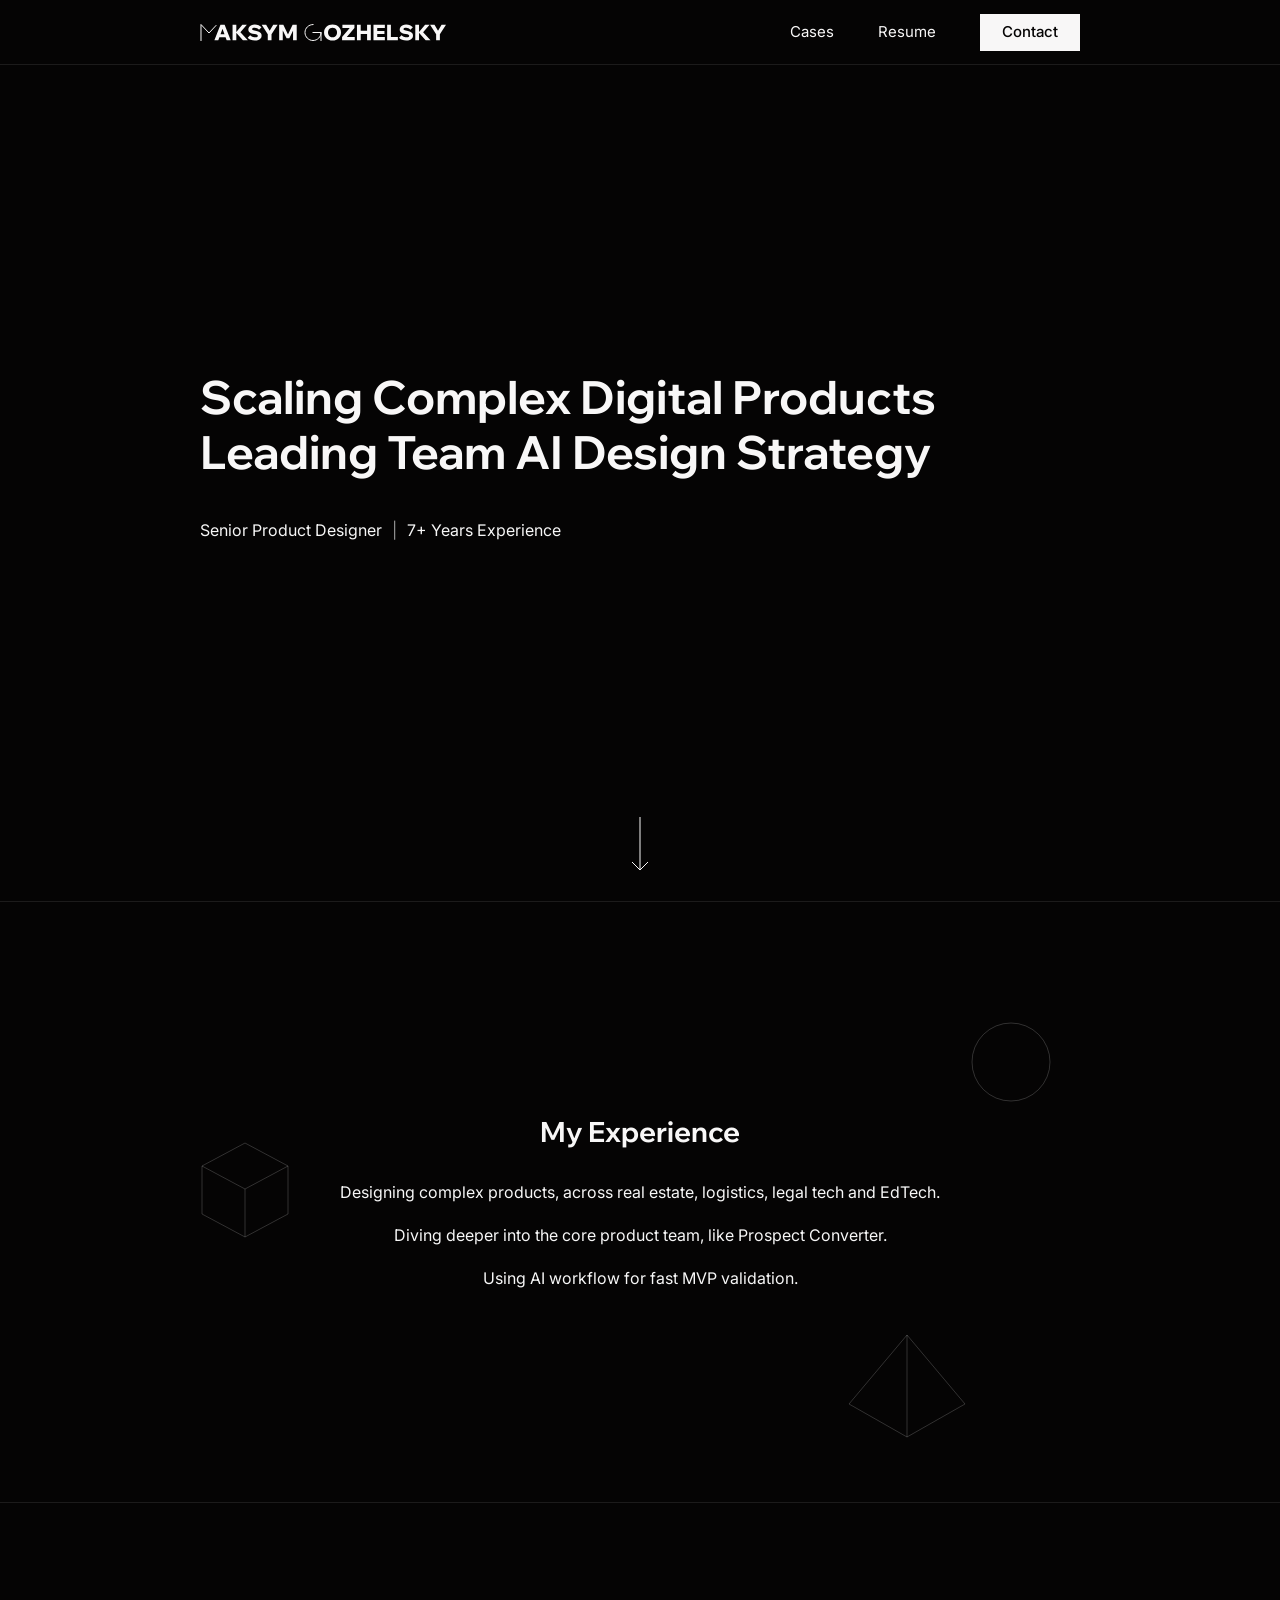
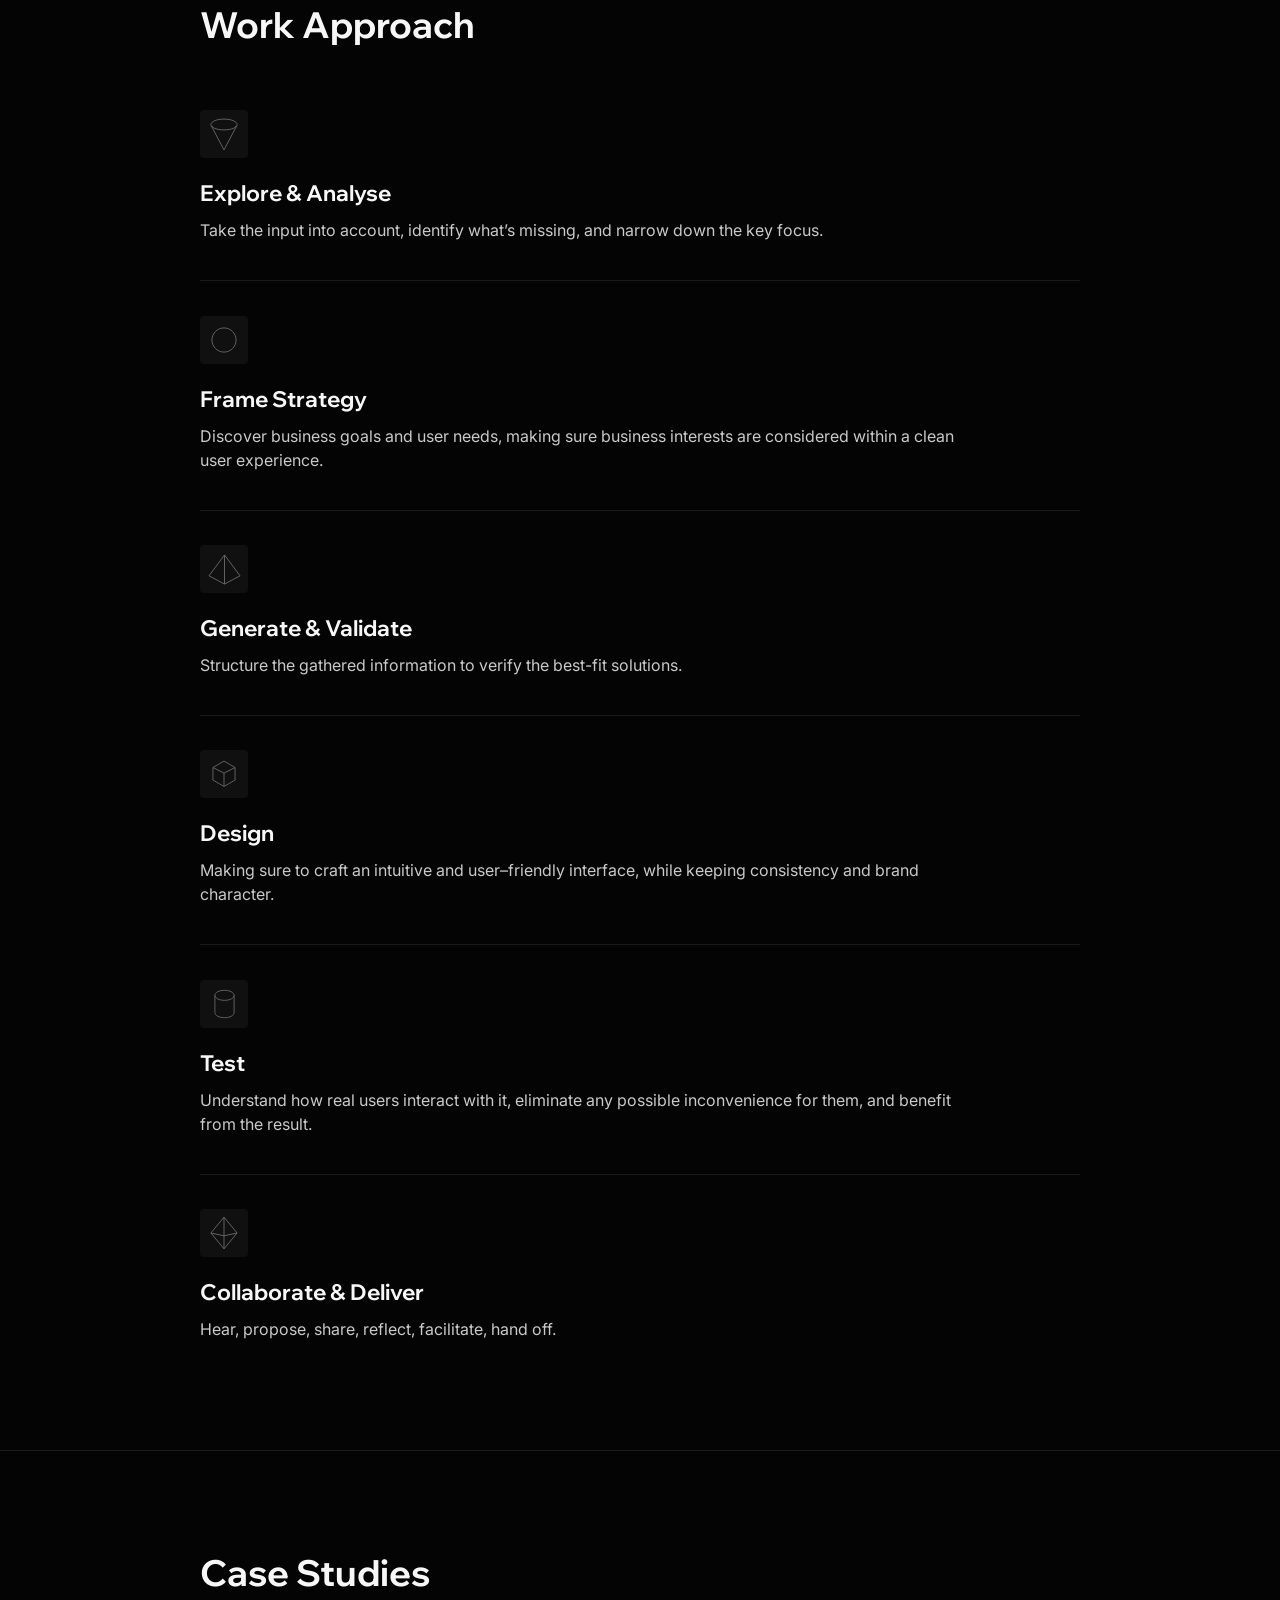
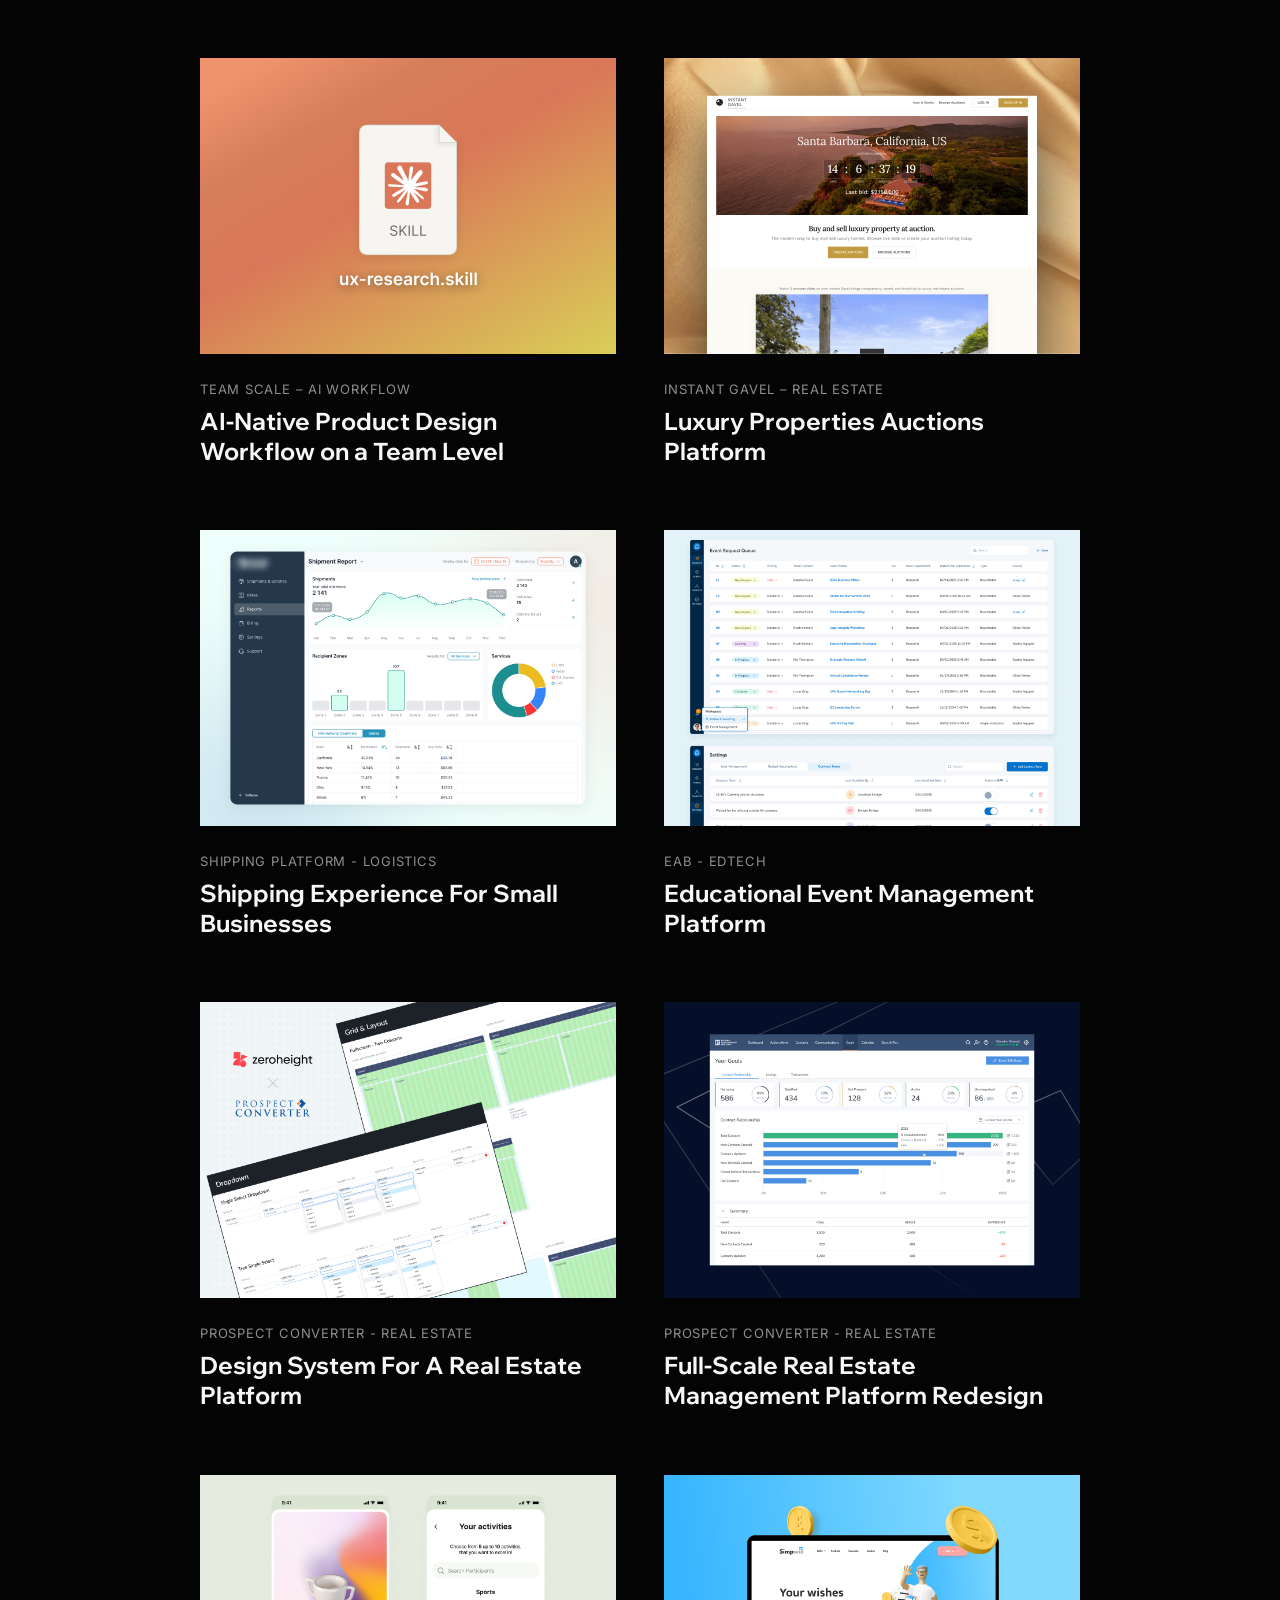
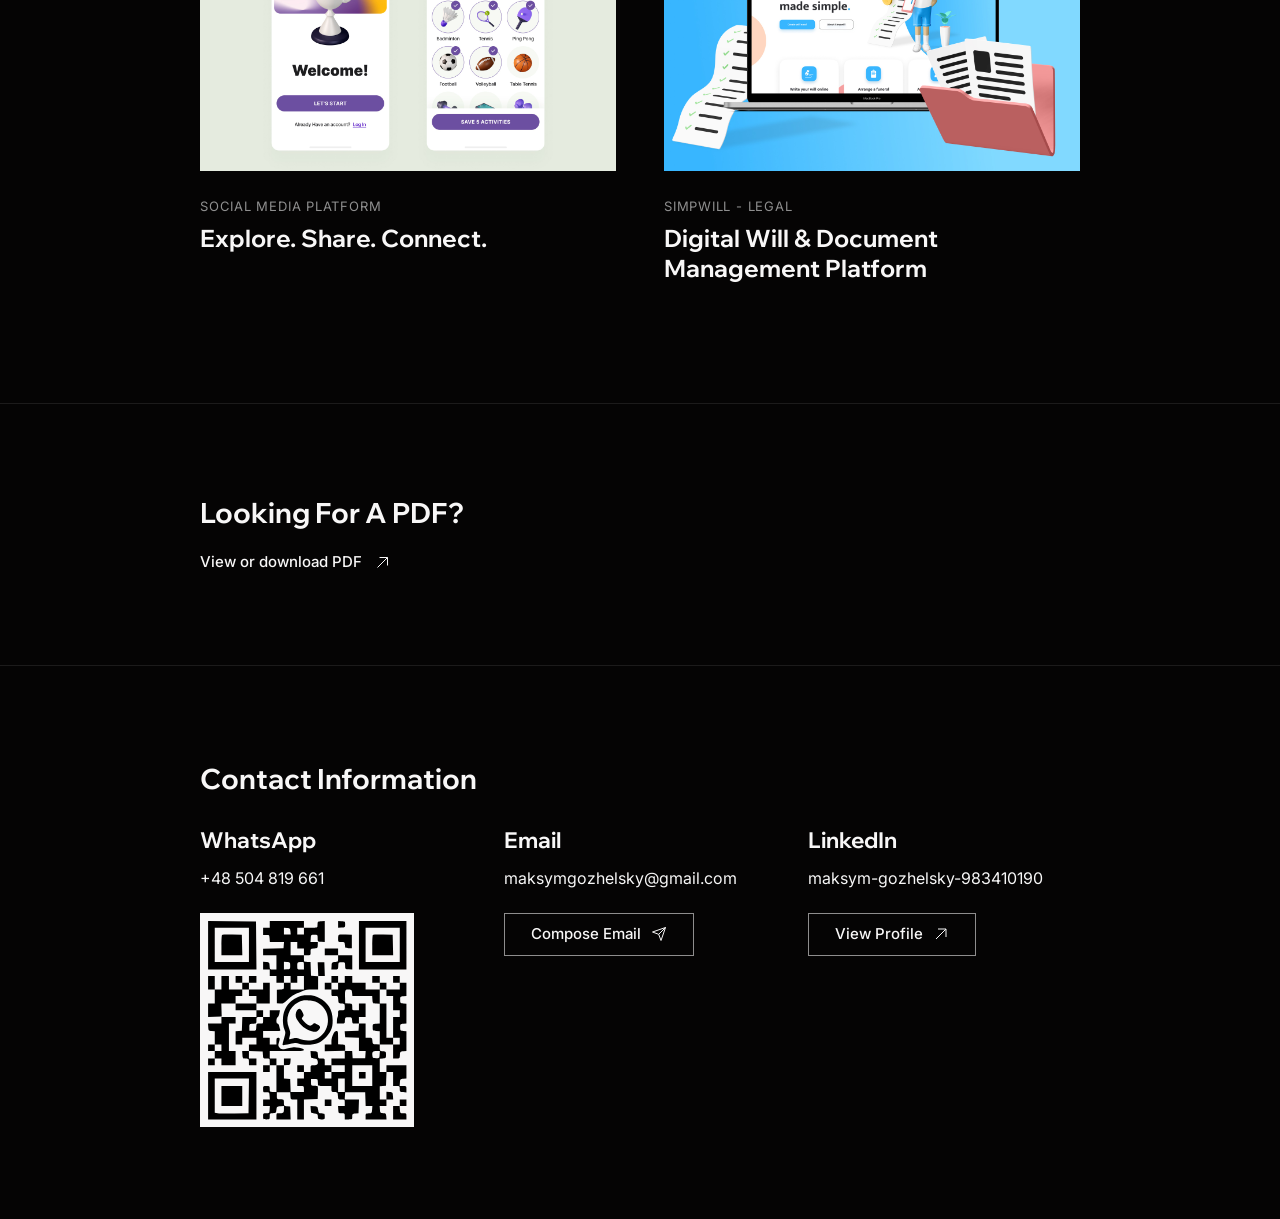
<file: index.html>
<!DOCTYPE html>
<html lang="en" class="no-js">
<head>
  <meta charset="UTF-8" />
  <meta name="viewport" content="width=device-width, initial-scale=1.0" />
  <title>Maksym Gozhelsky Portfolio</title>
  <meta name="description" content="7+ years experienced product designer" />
  <meta name="author" content="Maksym Gozhelsky" />

  <!-- Open Graph -->
  <meta property="og:type" content="website" />
  <meta property="og:title" content="Maksym Gozhelsky Portfolio" />
  <meta property="og:description" content="7+ years experienced product designer" />
  <meta property="og:image" content="https://maksymgozhelskyportfolio.vercel.app/assets/thumbnail.jpg" />

  <meta property="og:url" content="https://maksymgozhelskyportfolio.vercel.app/" />

  <meta name="twitter:card" content="summary_large_image" />
  <meta name="twitter:title" content="Maksym Gozhelsky Portfolio" />
  <meta name="twitter:description" content="7+ years experienced product designer" />
  <meta name="twitter:image" content="https://maksymgozhelskyportfolio.vercel.app/assets/thumbnail.jpg" />
  
  <link rel="icon" href="assets/favicon-light.svg" media="(prefers-color-scheme: light)" />
  <link rel="icon" href="assets/favicon-dark.svg" media="(prefers-color-scheme: dark)" />

  <link rel="preconnect" href="https://fonts.googleapis.com" />
  <link rel="preconnect" href="https://fonts.gstatic.com" crossorigin />
  <link href="https://fonts.googleapis.com/css2?family=Wix+Madefor+Display:wght@400;500;600;700;800&family=Inter:wght@200;400;500;600&display=swap" rel="stylesheet" />
  <link rel="stylesheet" href="styles.css" />
</head>
<body>

  <!-- ===================== NAV ===================== -->
  <header class="nav">
    <div class="container nav__inner">
      <a href="#hero" class="logo" aria-label="Maksym Gozhelsky — home">
         <picture>
           <source media="(max-width: 640px)" srcset="assets/logo-mobile.svg"> 
           <img class="logo__img" src="assets/logo.svg" alt="Maksym Gozhelsky" width="234" height="17" /> 
         </picture>
      </a>
      <nav class="nav__links" aria-label="Primary">
        <a href="#case" class="nav__link">Cases</a>
        <a href="https://drive.google.com/file/d/1_8Q_Fkvf2a6ImQMP_Z485LY0mTEezaOk/view?usp=sharing"
           class="nav__link" target="_blank" rel="noopener">Resume</a>
        <a href="#contact" class="btn btn--solid">Contact</a>
      </nav>
    </div>
  </header>


<!-- ===================== HERO ===================== -->
<section id="hero" class="hero">
  <div class="container">
    <h1 class="hero__title load-rise">
      <span class="hero__title-word">Scaling</span> <span class="hero__title-word">Complex</span> <span class="hero__title-word">Digital</span> <span class="hero__title-word">Products</span><br />
      <span class="hero__title-word">Leading</span> <span class="hero__title-word">Team</span> <span class="hero__title-word">AI</span> <span class="hero__title-word">Design</span> <span class="hero__title-word">Strategy</span>
    </h1>

    <ul class="hero__meta load-rise">
      <li>Senior Product Designer</li>
      <li>7+ Years Experience</li>
    </ul>
  </div>

  <a href="#about" class="hero__scroll" aria-label="Scroll to next section">
    <svg width="20" height="56" viewBox="0 0 20 56" fill="none" aria-hidden="true">
      <path d="M10 0V53M10 53L2 45M10 53L18 45"
            stroke="currentColor" stroke-width="1" />
    </svg>
  </a>
</section>


  <!-- ===================== ABOUT ===================== -->
  <section id="about" class="about">
    <div class="container about__inner">
      <svg class="shape shape--circle" viewBox="0 0 80 80" fill="none" aria-hidden="true">
        <circle cx="40" cy="40" r="39" stroke="currentColor" stroke-width="1" />
      </svg>
      <svg class="shape shape--cube" viewBox="0 0 88 96" fill="none" aria-hidden="true">
        <path d="M44 1 L87 24 V72 L44 95 L1 72 V24 Z" stroke="currentColor" stroke-width="1" />
        <path d="M1 24 L44 47 L87 24" stroke="currentColor" stroke-width="1" />
        <path d="M44 47 V95" stroke="currentColor" stroke-width="1" />
      </svg>
      <svg class="shape shape--tetra" viewBox="0 0 118 104" fill="none" aria-hidden="true">
        <path d="M59 1 L1 70" stroke="currentColor" stroke-width="1" />
        <path d="M59 1 L117 70" stroke="currentColor" stroke-width="1" />
        <path d="M59 1 L59 103" stroke="currentColor" stroke-width="1" />
        <path d="M1 70 L59 103" stroke="currentColor" stroke-width="1" />
        <path d="M117 70 L59 103" stroke="currentColor" stroke-width="1" />
      </svg>

      <div class="about__content">
        <h2 class="about__title reveal">My Experience</h2>
        <p class="reveal">Designing complex products, across real estate, logistics, legal tech and EdTech.</p>
        <p class="reveal">Diving deeper into the core product team, like Prospect Converter.</p>
        <p class="reveal">Using AI workflow for fast MVP validation.</p>
      </div>
    </div>
  </section>

  <!-- ===================== WORK APPROACH ===================== -->
  <section id="approach" class="approach">
    <div class="container">
      <h2 class="section-title reveal">Work Approach</h2>

      <ol class="steps">
        <li class="step reveal">
          <span class="step__icon" aria-hidden="true">
            <img src="assets/icon-explore.svg" alt="" width="28" height="33" />
          </span>
          <h3 class="step__title">Explore &amp; Analyse</h3>
          <p class="step__text">Take the input into account, identify what&rsquo;s missing, and narrow down the key focus.</p>
        </li>

        <li class="step reveal">
          <span class="step__icon" aria-hidden="true">
            <img src="assets/icon-frame.svg" alt="" width="26" height="26" />
          </span>
          <h3 class="step__title">Frame Strategy</h3>
          <p class="step__text">Discover business goals and user needs, making sure business interests are considered within a clean user experience.</p>
        </li>

        <li class="step reveal">
          <span class="step__icon" aria-hidden="true">
            <img src="assets/icon-generate.svg" alt="" width="33" height="31" />
          </span>
          <h3 class="step__title">Generate &amp; Validate</h3>
          <p class="step__text">Structure the gathered information to verify the best-fit solutions.</p>
        </li>

        <li class="step reveal">
          <span class="step__icon" aria-hidden="true">
            <img src="assets/icon-design.svg" alt="" width="24" height="28" />
          </span>
          <h3 class="step__title">Design</h3>
          <p class="step__text">Making sure to craft an intuitive and user&ndash;friendly interface, while keeping consistency and brand character.</p>
        </li>

        <li class="step reveal">
          <span class="step__icon" aria-hidden="true">
            <img src="assets/icon-test.svg" alt="" width="21" height="30" />
          </span>
          <h3 class="step__title">Test</h3>
          <p class="step__text">Understand how real users interact with it, eliminate any possible inconvenience for them, and benefit from the result.</p>
        </li>

        <li class="step reveal">
          <span class="step__icon" aria-hidden="true">
            <img src="assets/icon-collaborate.svg" alt="" width="28" height="34" />
          </span>
          <h3 class="step__title">Collaborate &amp; Deliver</h3>
          <p class="step__text">Hear, propose, share, reflect, facilitate, hand off.</p>
        </li>
      </ol>
    </div>
  </section>

  <!-- ===================== CASE STUDIES ===================== -->
  <section id="case" class="cases">
    <div class="container">
      <h2 class="section-title reveal">Case Studies</h2>

      <div class="cases__grid">
        <a class="case reveal-scale" href="team-wide-ai-workflow.html">
          <div class="case__thumb">
            <img src="assets/ai-case-thumbnail.jpg" alt="AI-Native Product Design Workflow on a Team Level" loading="lazy" />
          </div>
          <span class="case__tag">Team Scale – AI Workflow</span>
          <h3 class="case__title">AI-Native Product Design Workflow on a Team Level</h3>
        </a>

        <a class="case reveal-scale" href="instant-gavel.html">
          <div class="case__thumb">
            <img src="assets/instant-gavel-thumbnail.jpg" alt="Luxury Properties Auctions Platform" loading="lazy" />
          </div>
          <span class="case__tag">Instant Gavel – Real Estate</span>
          <h3 class="case__title">Luxury Properties Auctions Platform</h3>
        </a>

        <a class="case reveal-scale" href="shipment.html">
          <div class="case__thumb">
            <img src="assets/case-shipping.jpg" alt="Shipping Experience For Small Businesses" loading="lazy" />
          </div>
          <span class="case__tag">Shipping Platform - Logistics</span>
          <h3 class="case__title">Shipping Experience For Small Businesses</h3>
        </a>

        <a class="case reveal-scale" href="event-management.html">
          <div class="case__thumb">
            <img src="assets/case-eab.jpg" alt="EAB educational event management platform interface" loading="lazy" />
          </div>
          <span class="case__tag">EAB - EdTech</span>
          <h3 class="case__title">Educational Event Management Platform</h3>
        </a>

        <a class="case reveal-scale" href="prospect-converter-ds.html">
          <div class="case__thumb">
            <img src="assets/case-design-system.jpg" alt="Design system components for a real estate platform" loading="lazy" />
          </div>
          <span class="case__tag">Prospect Converter - Real Estate</span>
          <h3 class="case__title">Design System For A Real Estate Platform</h3>
        </a>

        <a class="case reveal-scale" href="prospect-converter-app.html">
          <div class="case__thumb">
            <img src="assets/case-real-estate.jpg" alt="Real estate management platform redesign" loading="lazy" />
          </div>
          <span class="case__tag">Prospect Converter - Real Estate</span>
          <h3 class="case__title">Full-Scale Real Estate Management Platform Redesign</h3>
        </a>

        <a class="case reveal-scale" href="social-media.html">
          <div class="case__thumb">
            <img src="assets/case-social.jpg" alt="Social media mobile app onboarding screens" loading="lazy" />
          </div>
          <span class="case__tag">Social Media Platform</span>
          <h3 class="case__title">Explore. Share. Connect.</h3>
        </a>

        <a class="case reveal-scale" href="simpwill.html">
          <div class="case__thumb">
            <img src="assets/case-simpwill.jpg" alt="Simpwill digital will and document management platform" loading="lazy" />
          </div>
          <span class="case__tag">Simpwill - Legal</span>
          <h3 class="case__title">Digital Will &amp; Document Management Platform</h3>
        </a>
      </div>
    </div>
  </section>

  <!-- ===================== PDF ===================== -->
  <section class="pdf">
    <div class="container">
      <h2 class="pdf__title reveal">Looking For A PDF?</h2>
      <a href="https://drive.google.com/file/d/1t4fZuRDV2cx623DvGLBTPAUkRgQPJ6Q4/view?usp=sharing"
         class="textlink reveal" target="_blank" rel="noopener">
        View or download PDF
        <svg width="17" height="17" viewBox="0 0 17 17" fill="none" aria-hidden="true">
          <path d="M3.5 13.5L13.5 3.5M13.5 3.5H5.5M13.5 3.5V11.5" stroke="currentColor" stroke-width="1" />
        </svg>
      </a>
    </div>
  </section>

  <!-- ===================== CONTACT ===================== -->
  <section id="contact" class="contact">
    <div class="container">
      <h2 class="contact__heading reveal">Contact Information</h2>

      <div class="contact__grid">
        <div class="contact__block reveal">
          <h3 class="contact__label">WhatsApp</h3>
          <p class="contact__value">+48 504 819 661</p>
          <a class="contact__qrwrap" href="https://wa.me/48504819661" target="_blank" rel="noopener" aria-label="Open WhatsApp chat">
            <img class="contact__qr" src="assets/qr-whatsapp.svg" alt="QR code — scan to open a WhatsApp chat" width="214" height="214" loading="lazy" />
          </a>
        </div>

        <div class="contact__block reveal">
          <h3 class="contact__label">Email</h3>
          <p class="contact__value">maksymgozhelsky@gmail.com</p>
          <a href="mailto:maksymgozhelsky@gmail.com" class="btn btn--ghost">
            Compose Email
            <svg width="16" height="16" viewBox="0 0 16 16" fill="none" aria-hidden="true">
              <path d="M14.5 1.5L7.7 8.3M14.5 1.5L10 14.5l-2.3-6.2L1.5 6l13-4.5Z" stroke="currentColor" stroke-width="1" stroke-linejoin="round"/>
            </svg>
          </a>
        </div>

        <div class="contact__block reveal">
          <h3 class="contact__label">LinkedIn</h3>
          <p class="contact__value">maksym-gozhelsky-983410190</p>
          <a href="https://www.linkedin.com/in/maksym-gozhelsky-983410190/"
             class="btn btn--ghost" target="_blank" rel="noopener">
            View Profile
            <svg width="16" height="16" viewBox="0 0 16 16" fill="none" aria-hidden="true">
              <path d="M3 13L13 3M13 3H5M13 3v8" stroke="currentColor" stroke-width="1" />
            </svg>
          </a>
        </div>
      </div>
    </div>
  </section>

  <script src="script.js"></script>
</body>
</html>
</file>
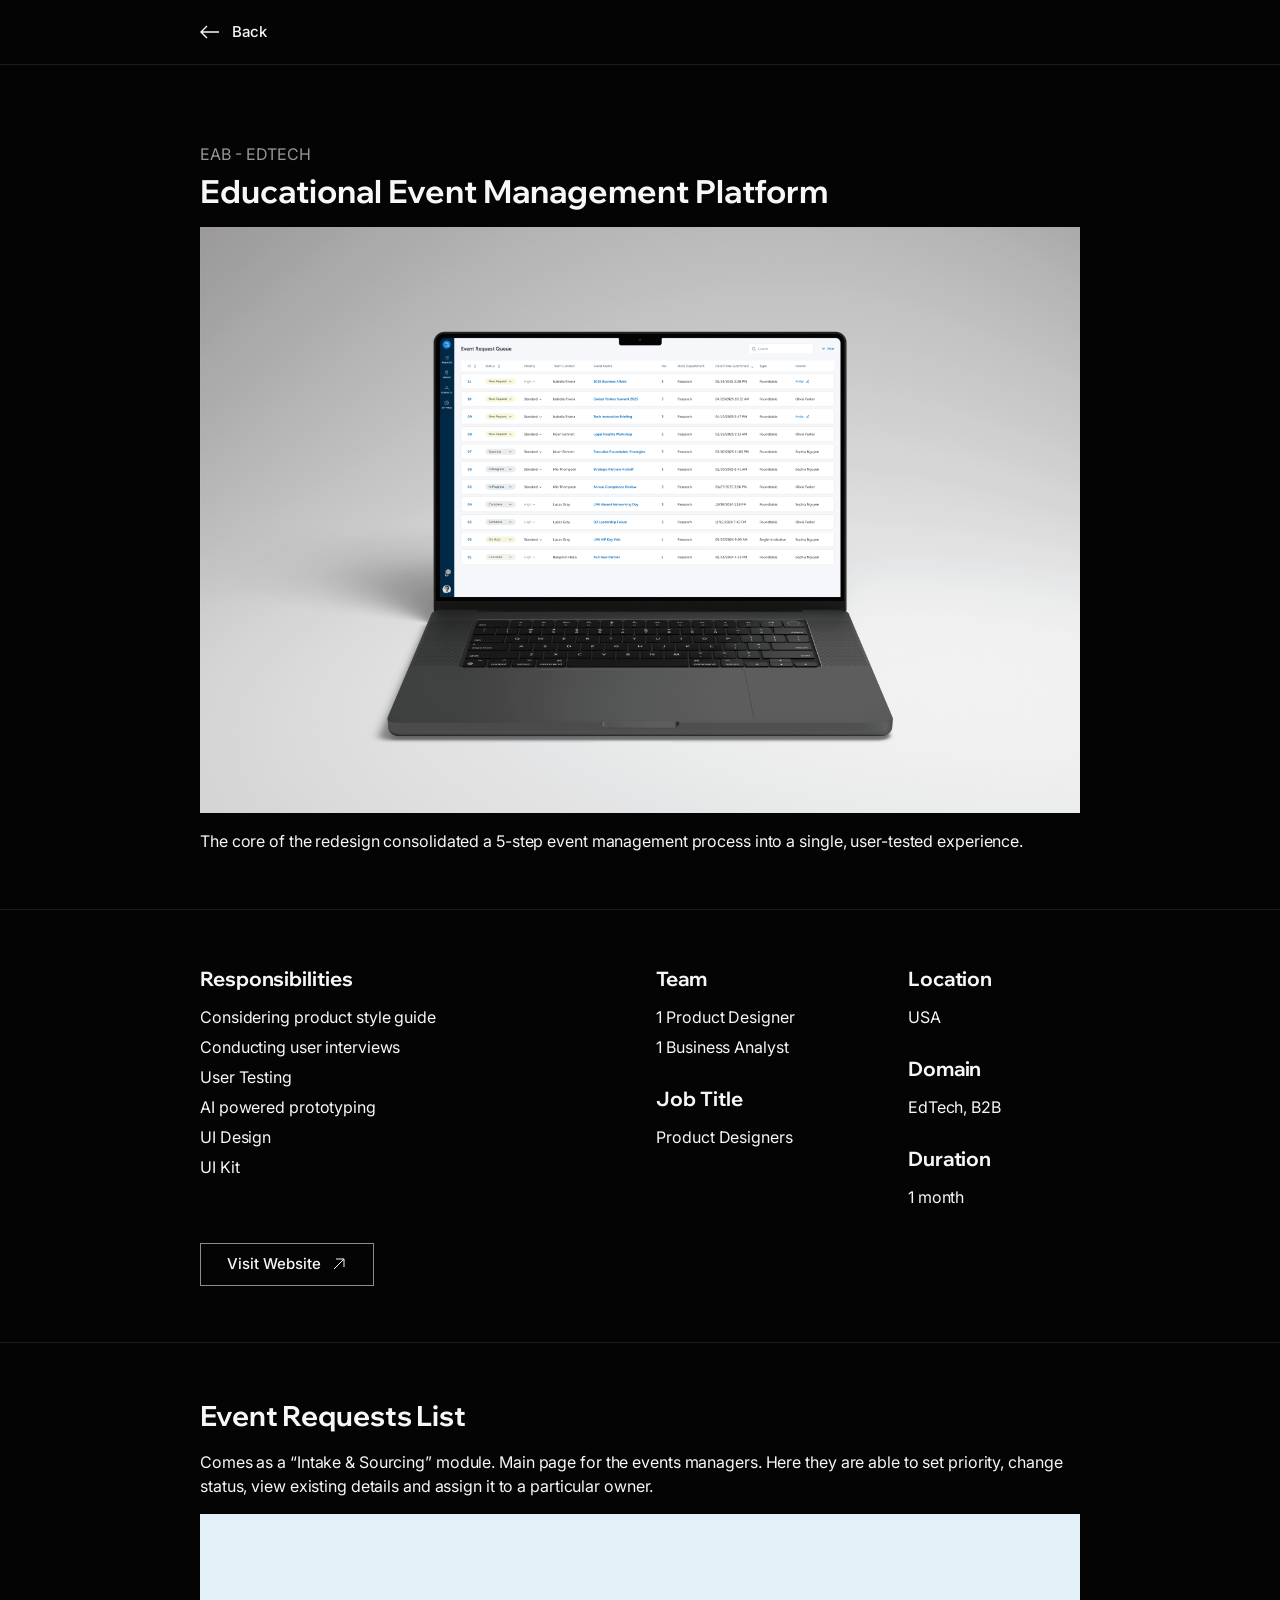
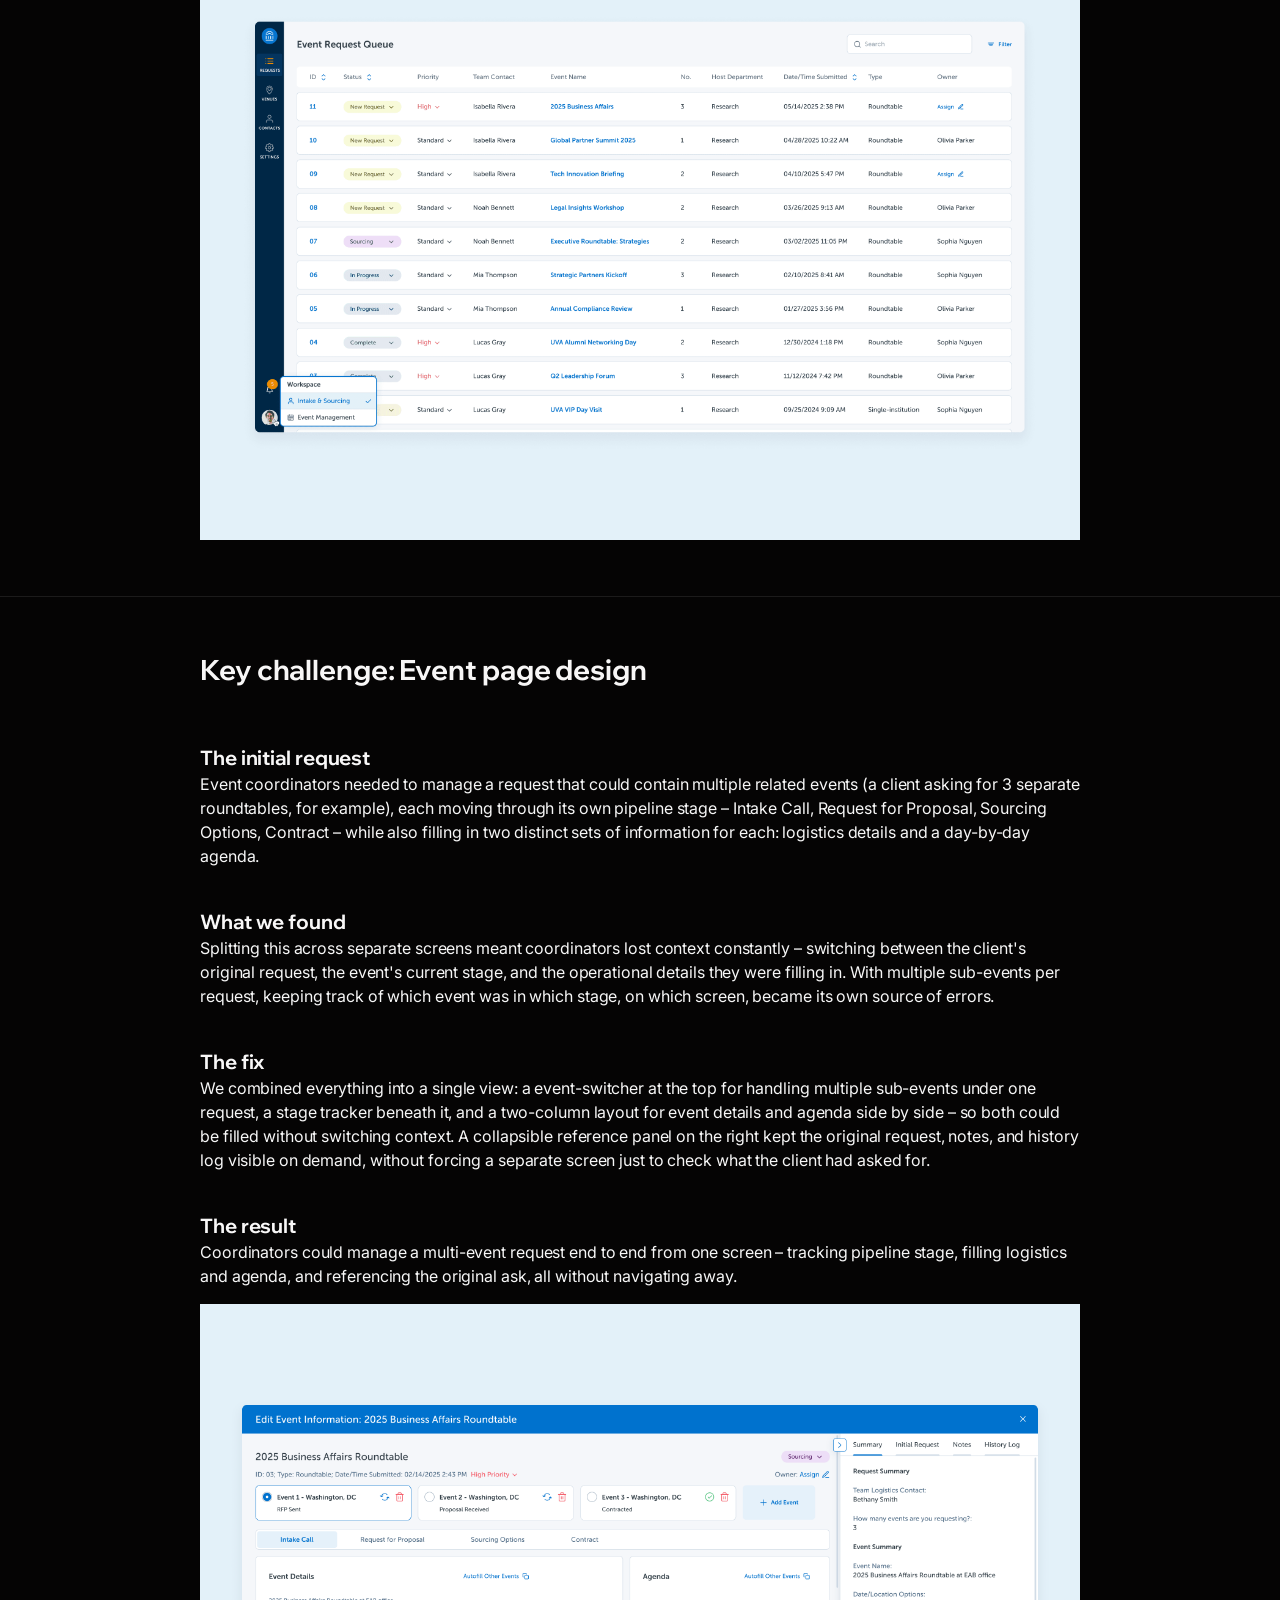
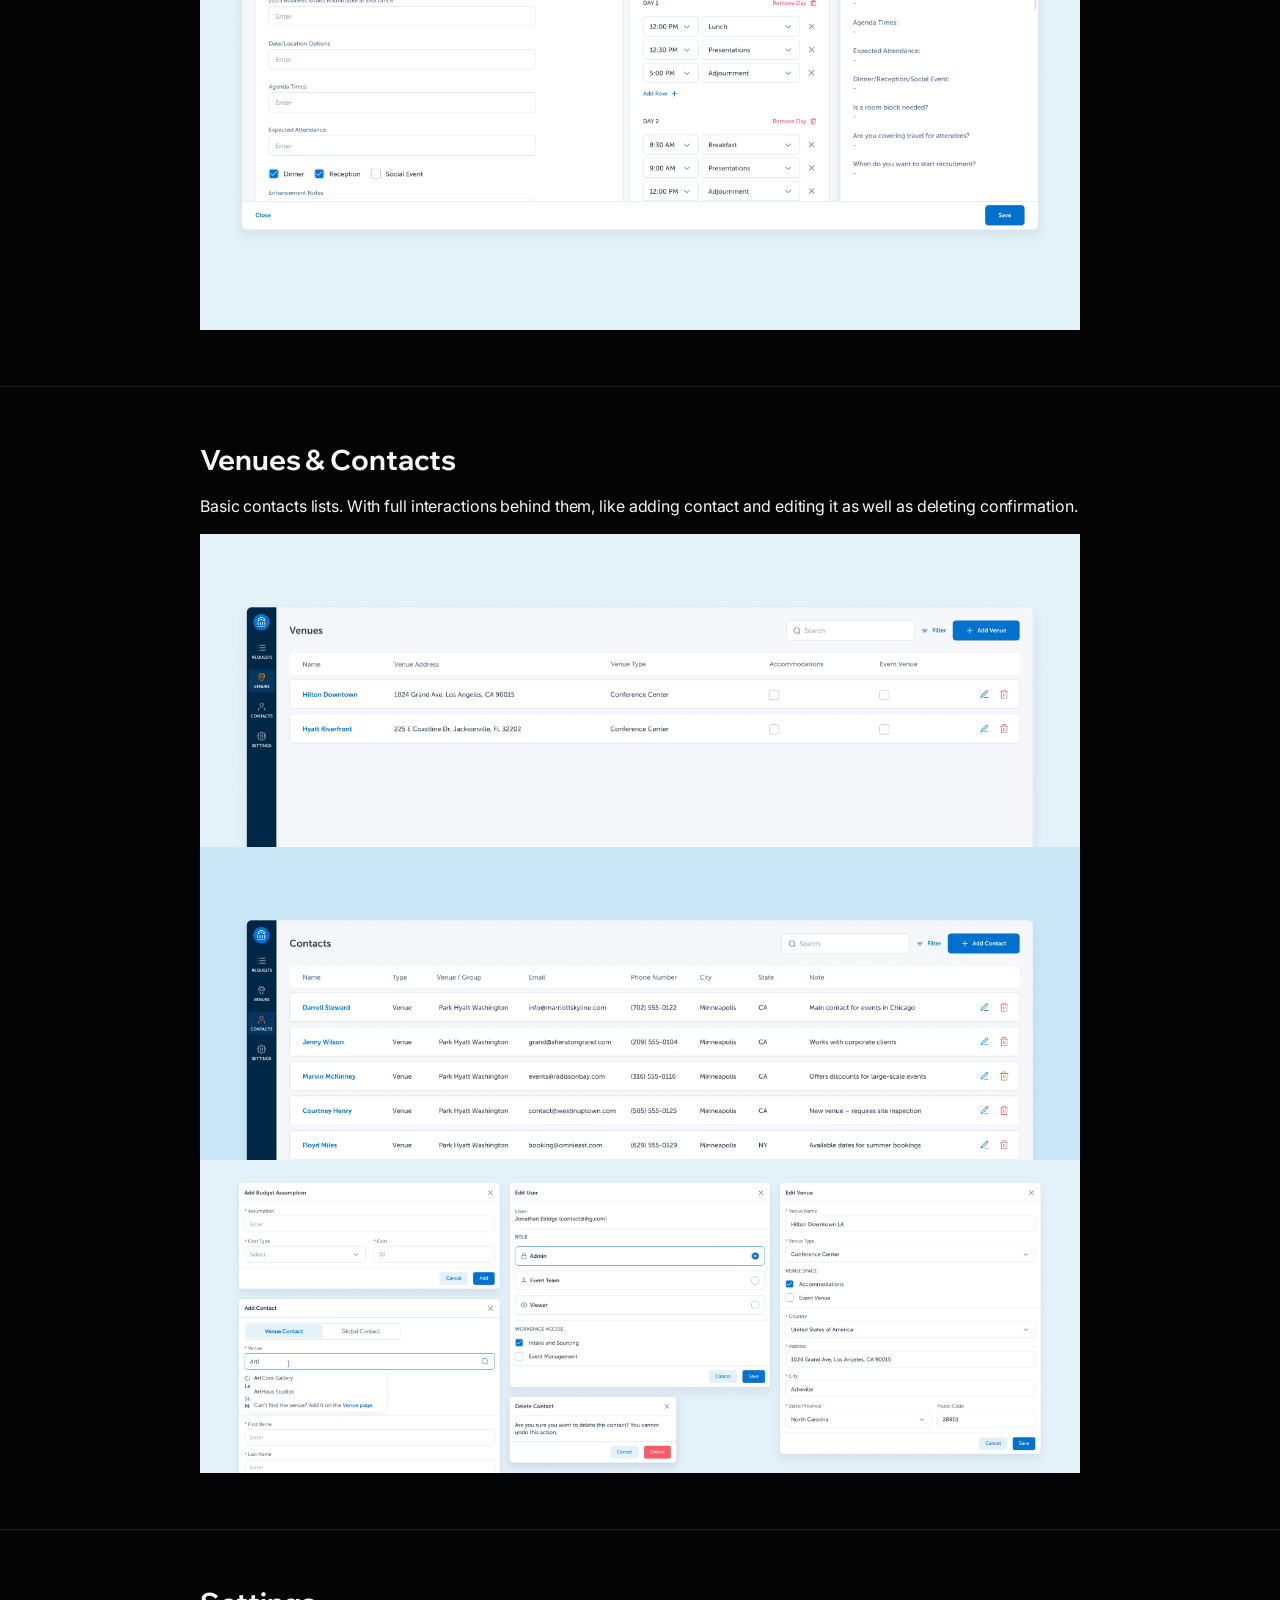
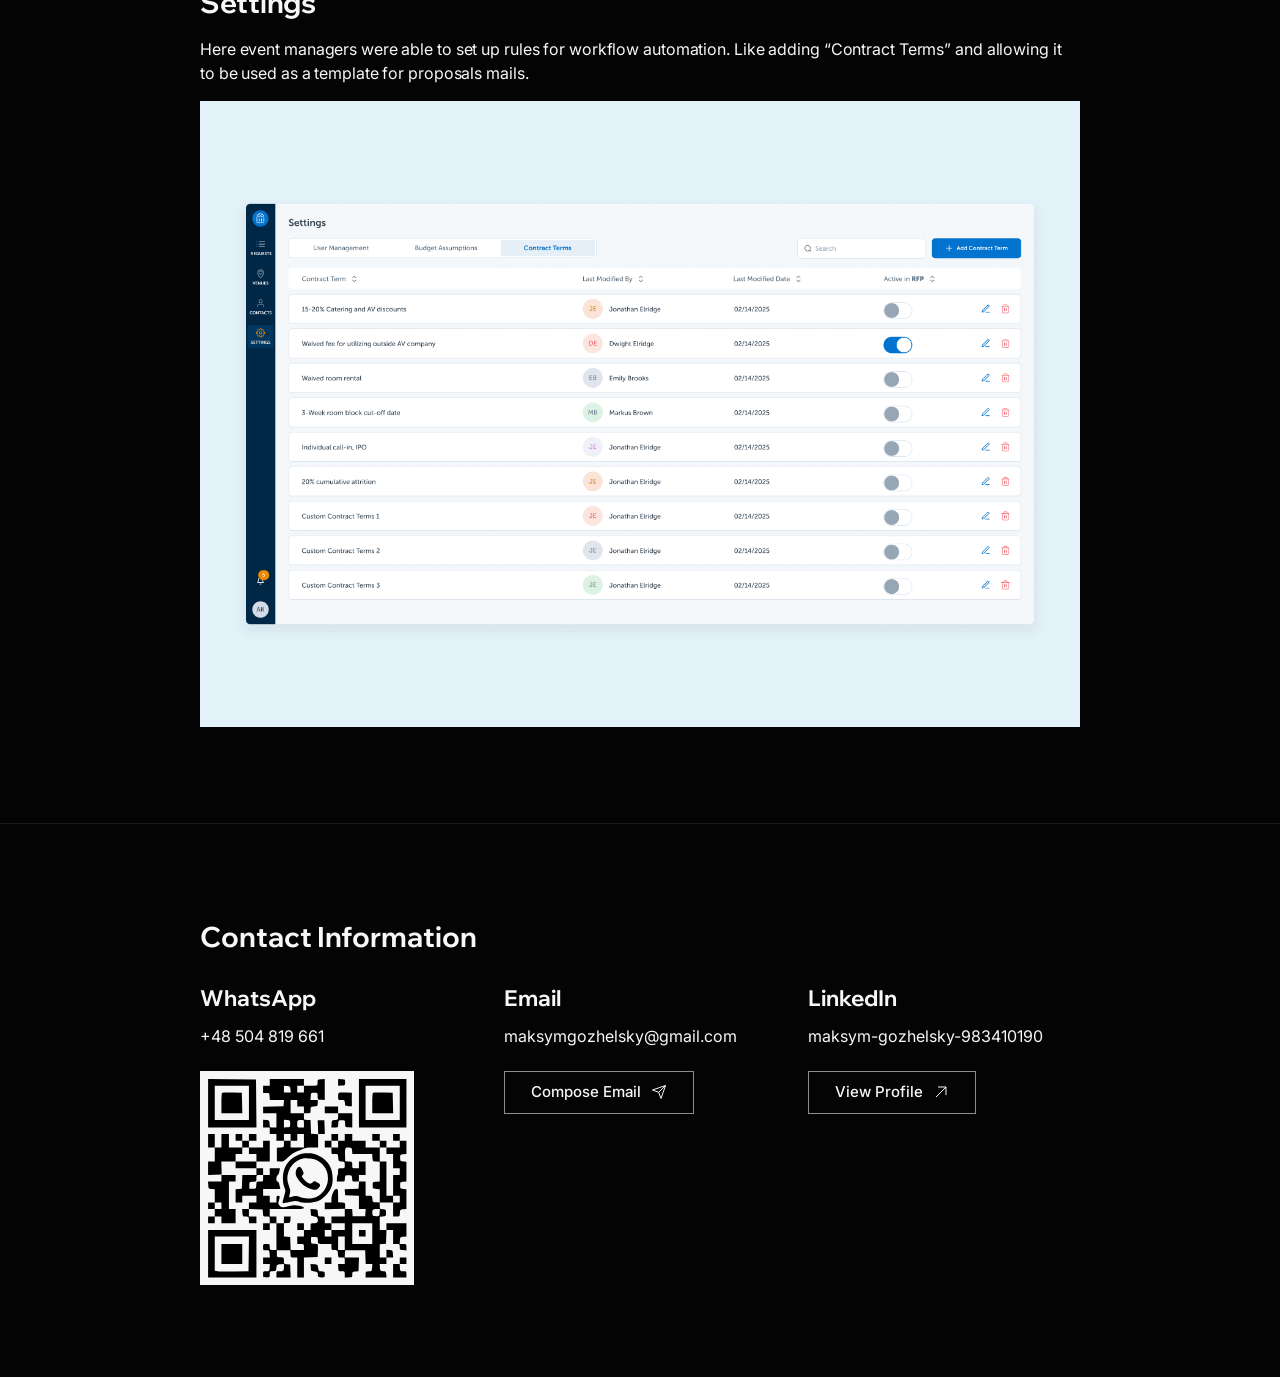
<file: event-management.html>
<!DOCTYPE html>
<html lang="en" class="no-js">
<head>
  <meta charset="UTF-8" />
  <meta name="viewport" content="width=device-width, initial-scale=1.0" />
  <title>Educational Event Management Platform — Maksym Gozhelsky</title>
  <meta name="description" content="Case study: EAB internal platform for event intake and sourcing workflows." />
  <link rel="icon" href="assets/favicon-light.svg" media="(prefers-color-scheme: light)" />
  <link rel="icon" href="assets/favicon-dark.svg" media="(prefers-color-scheme: dark)" />
  <link rel="preconnect" href="https://fonts.googleapis.com" />
  <link rel="preconnect" href="https://fonts.gstatic.com" crossorigin />
  <link href="https://fonts.googleapis.com/css2?family=Wix+Madefor+Display:wght@400;500;600;700;800&family=Inter:wght@200;400;500;600&display=swap" rel="stylesheet" />
  <link rel="stylesheet" href="styles.css" />
  <link rel="stylesheet" href="case.css" />
</head>
<body class="case-page">
  <header class="nav">
    <div class="container nav__inner">
      <a href="index.html#case" class="casenav__back">
        <svg width="20" height="14" viewBox="0 0 20 14" fill="none" aria-hidden="true"><path d="M7 1L1 7L7 13M1 7H19" stroke="currentColor" stroke-width="1.4"/></svg>
        Back
      </a>
    </div>
  </header>

  <main>
    <section class="casehead">
      <div class="container">
        <p class="casehead__tag reveal">EAB - EdTech</p>
        <h1 class="casehead__title reveal">Educational Event Management Platform</h1>
      </div>
    </section>

    <div class="casehero">
      <div class="container"><img src="assets/cases/event-hero.png" alt="Event management platform" loading="lazy" /></div>
    </div>

    <section class="container">
      <p class="caseintro reveal">The core of the redesign consolidated a 5-step event management process into a single, user-tested experience.</p>

      <div class="casemeta reveal">
        <div class="casemeta__col">
          <div class="casemeta__group">
            <h2 class="casemeta__label">Responsibilities</h2>
            <ul class="casemeta__list">
              <li>Considering product style guide</li>
              <li>Conducting user interviews</li>
              <li>User Testing</li>
              <li>AI powered prototyping</li>
              <li>UI Design</li>
              <li>UI Kit</li>
            </ul>
          </div>
        </div>
        <div class="casemeta__col">
          <div class="casemeta__group">
            <h2 class="casemeta__label">Team</h2>
            <p class="casemeta__val">1 Product Designer</p>
            <p class="casemeta__val">1 Business Analyst</p>
          </div>
          <div class="casemeta__group">
            <h2 class="casemeta__label">Job Title</h2>
            <p class="casemeta__val">Product Designers</p>
          </div>
        </div>
        <div class="casemeta__col">
          <div class="casemeta__group">
            <h2 class="casemeta__label">Location</h2>
            <p class="casemeta__val">USA</p>
          </div>
          <div class="casemeta__group">
            <h2 class="casemeta__label">Domain</h2>
            <p class="casemeta__val">EdTech, B2B</p>
          </div>
          <div class="casemeta__group">
            <h2 class="casemeta__label">Duration</h2>
            <p class="casemeta__val">1 month</p>
          </div>
        </div>
      </div>

      <p class="reveal" style="margin-top:28px;">
        <a href="https://eab.com/" class="btn btn--ghost" target="_blank" rel="noopener">
          Visit Website
          <svg width="16" height="16" viewBox="0 0 16 16" fill="none" aria-hidden="true"><path d="M3 13L13 3M13 3H5M13 3v8" stroke="currentColor" stroke-width="1"/></svg>
        </a>
      </p>
    </section>

    <section class="casesection container reveal">
      <h2 class="casesection__title">Event Requests List</h2>
      <p class="casesection__text">Comes as a &ldquo;Intake &amp; Sourcing&rdquo; module. Main page for the events managers. Here they are able to set priority, change status, view existing details and assign it to a particular owner.</p>
      <figure class="casefig"><img src="assets/cases/event-requests.png" alt="Event requests list" loading="lazy" /></figure>
    </section>

    <section class="casesection new-one-column-section container reveal">
      <h2 class="casesection__title">Key challenge: Event page design</h2>

      <h3 class="casesub">The initial request</h3>
      <p class="casesection__text">Event coordinators needed to manage a request that could contain multiple related events (a client asking for 3 separate roundtables, for example), each moving through its own pipeline stage – Intake Call, Request for Proposal, Sourcing Options, Contract – while also filling in two distinct sets of information for each: logistics details and a day-by-day agenda.</p>

      <h3 class="casesub">What we found</h3>
      <p class="casesection__text">Splitting this across separate screens meant coordinators lost context constantly – switching between the client's original request, the event's current stage, and the operational details they were filling in. With multiple sub-events per request, keeping track of which event was in which stage, on which screen, became its own source of errors.</p>

      <h3 class="casesub">The fix</h3>
      <p class="casesection__text">We combined everything into a single view: a event-switcher at the top for handling multiple sub-events under one request, a stage tracker beneath it, and a two-column layout for event details and agenda side by side – so both could be filled without switching context. A collapsible reference panel on the right kept the original request, notes, and history log visible on demand, without forcing a separate screen just to check what the client had asked for.</p>

            <h3 class="casesub">The result</h3>
      <p class="casesection__text">Coordinators could manage a multi-event request end to end from one screen – tracking pipeline stage, filling logistics and agenda, and referencing the original ask, all without navigating away.</p>
      <figure class="casefig"><img src="assets/cases/event-event.png" alt="Event detail view" loading="lazy" /></figure>
    </section>

    <section class="casesection container reveal">
      <h2 class="casesection__title">Venues &amp; Contacts</h2>
      <p class="casesection__text">Basic contacts lists. With full interactions behind them, like adding contact and editing it as well as deleting confirmation.</p>
      <div class="casefig-group">
        <figure class="casefig"><img src="assets/cases/event-venues-1.png" alt="Venues and contacts list" loading="lazy" /></figure>
        <figure class="casefig"><img src="assets/cases/event-venues-2.png" alt="Contact interactions" loading="lazy" /></figure>
        <figure class="casefig"><img src="assets/cases/event-venues-3.png" alt="Delete confirmation" loading="lazy" /></figure>
      </div>
    </section>

    <section class="casesection container reveal">
      <h2 class="casesection__title">Settings</h2>
      <p class="casesection__text">Here event managers were able to set up rules for workflow automation. Like adding &ldquo;Contract Terms&rdquo; and allowing it to be used as a template for proposals mails.</p>
      <figure class="casefig"><img src="assets/cases/event-settings.png" alt="Settings and automation rules" loading="lazy" /></figure>
    </section>
  </main>

  <section id="contact" class="contact">
    <div class="container">
      <h2 class="contact__heading reveal">Contact Information</h2>
      <div class="contact__grid">
        <div class="contact__block reveal">
          <h3 class="contact__label">WhatsApp</h3>
          <p class="contact__value">+48 504 819 661</p>
          <a class="contact__qrwrap" href="https://wa.me/48504819661" target="_blank" rel="noopener" aria-label="Open WhatsApp chat">
            <img class="contact__qr" src="assets/qr-whatsapp.svg" alt="QR code — scan to open a WhatsApp chat" width="214" height="214" loading="lazy" />
          </a>
        </div>
        <div class="contact__block reveal">
          <h3 class="contact__label">Email</h3>
          <p class="contact__value">maksymgozhelsky@gmail.com</p>
          <a href="mailto:maksymgozhelsky@gmail.com" class="btn btn--ghost">
            Compose Email
            <svg width="16" height="16" viewBox="0 0 16 16" fill="none" aria-hidden="true"><path d="M14.5 1.5L7.7 8.3M14.5 1.5L10 14.5l-2.3-6.2L1.5 6l13-4.5Z" stroke="currentColor" stroke-width="1" stroke-linejoin="round"/></svg>
          </a>
        </div>
        <div class="contact__block reveal">
          <h3 class="contact__label">LinkedIn</h3>
          <p class="contact__value">maksym-gozhelsky-983410190</p>
          <a href="https://www.linkedin.com/in/maksym-gozhelsky-983410190/" class="btn btn--ghost" target="_blank" rel="noopener">
            View Profile
            <svg width="16" height="16" viewBox="0 0 16 16" fill="none" aria-hidden="true"><path d="M3 13L13 3M13 3H5M13 3v8" stroke="currentColor" stroke-width="1"/></svg>
          </a>
        </div>
      </div>
    </div>
  </section>

  <script src="script.js"></script>
</body>
</html>
</file>
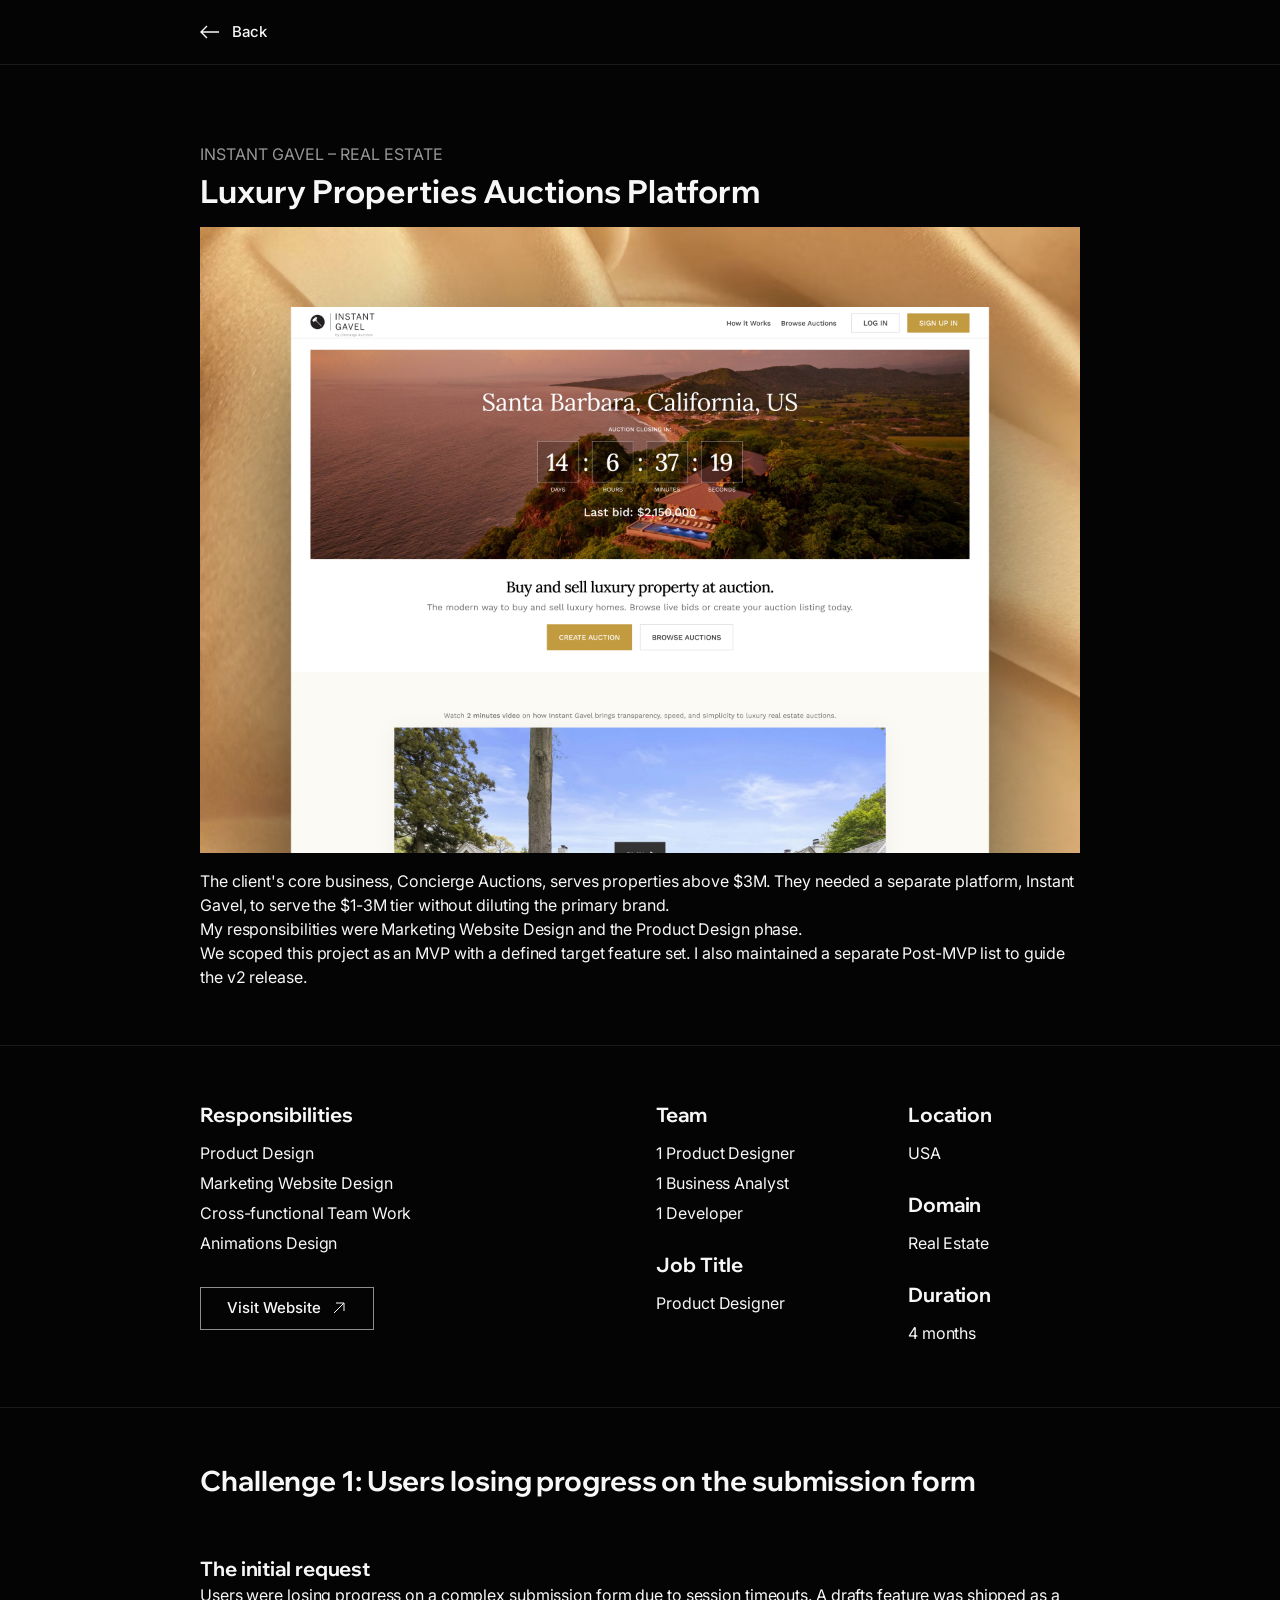
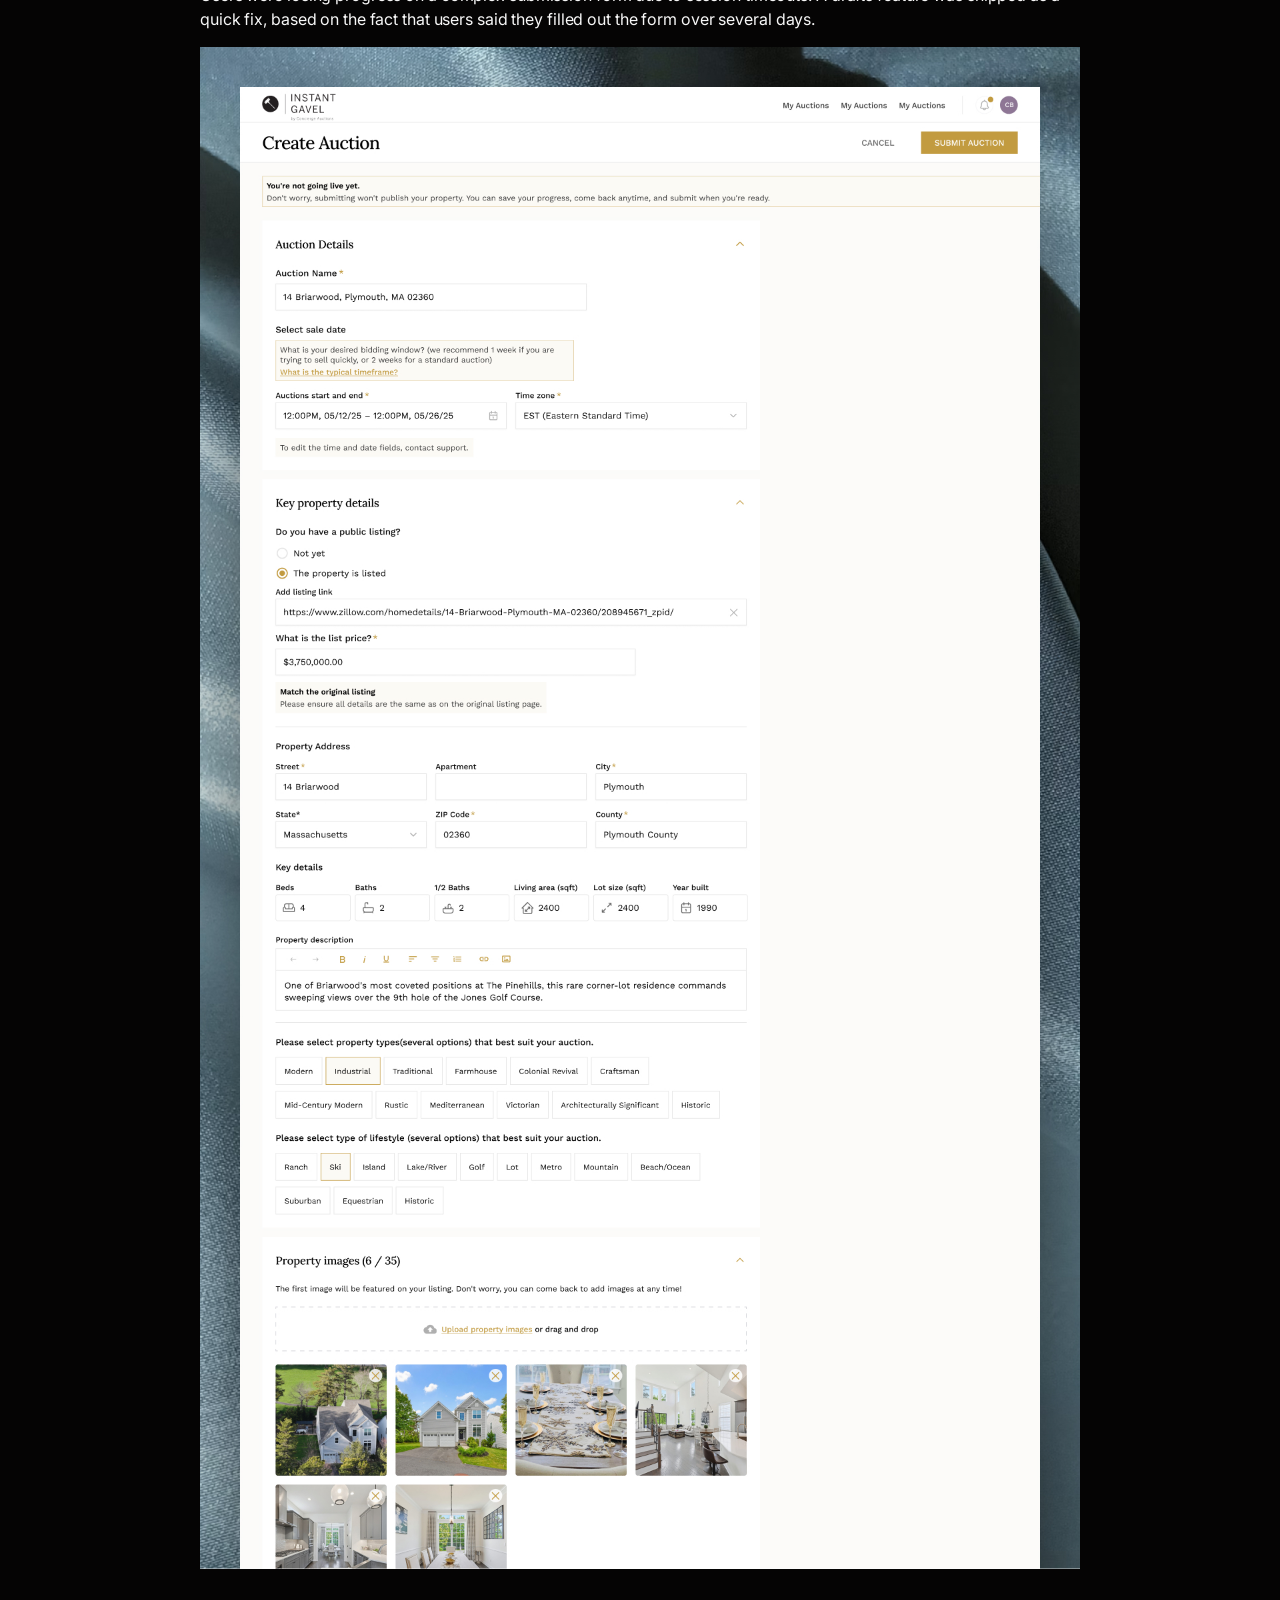
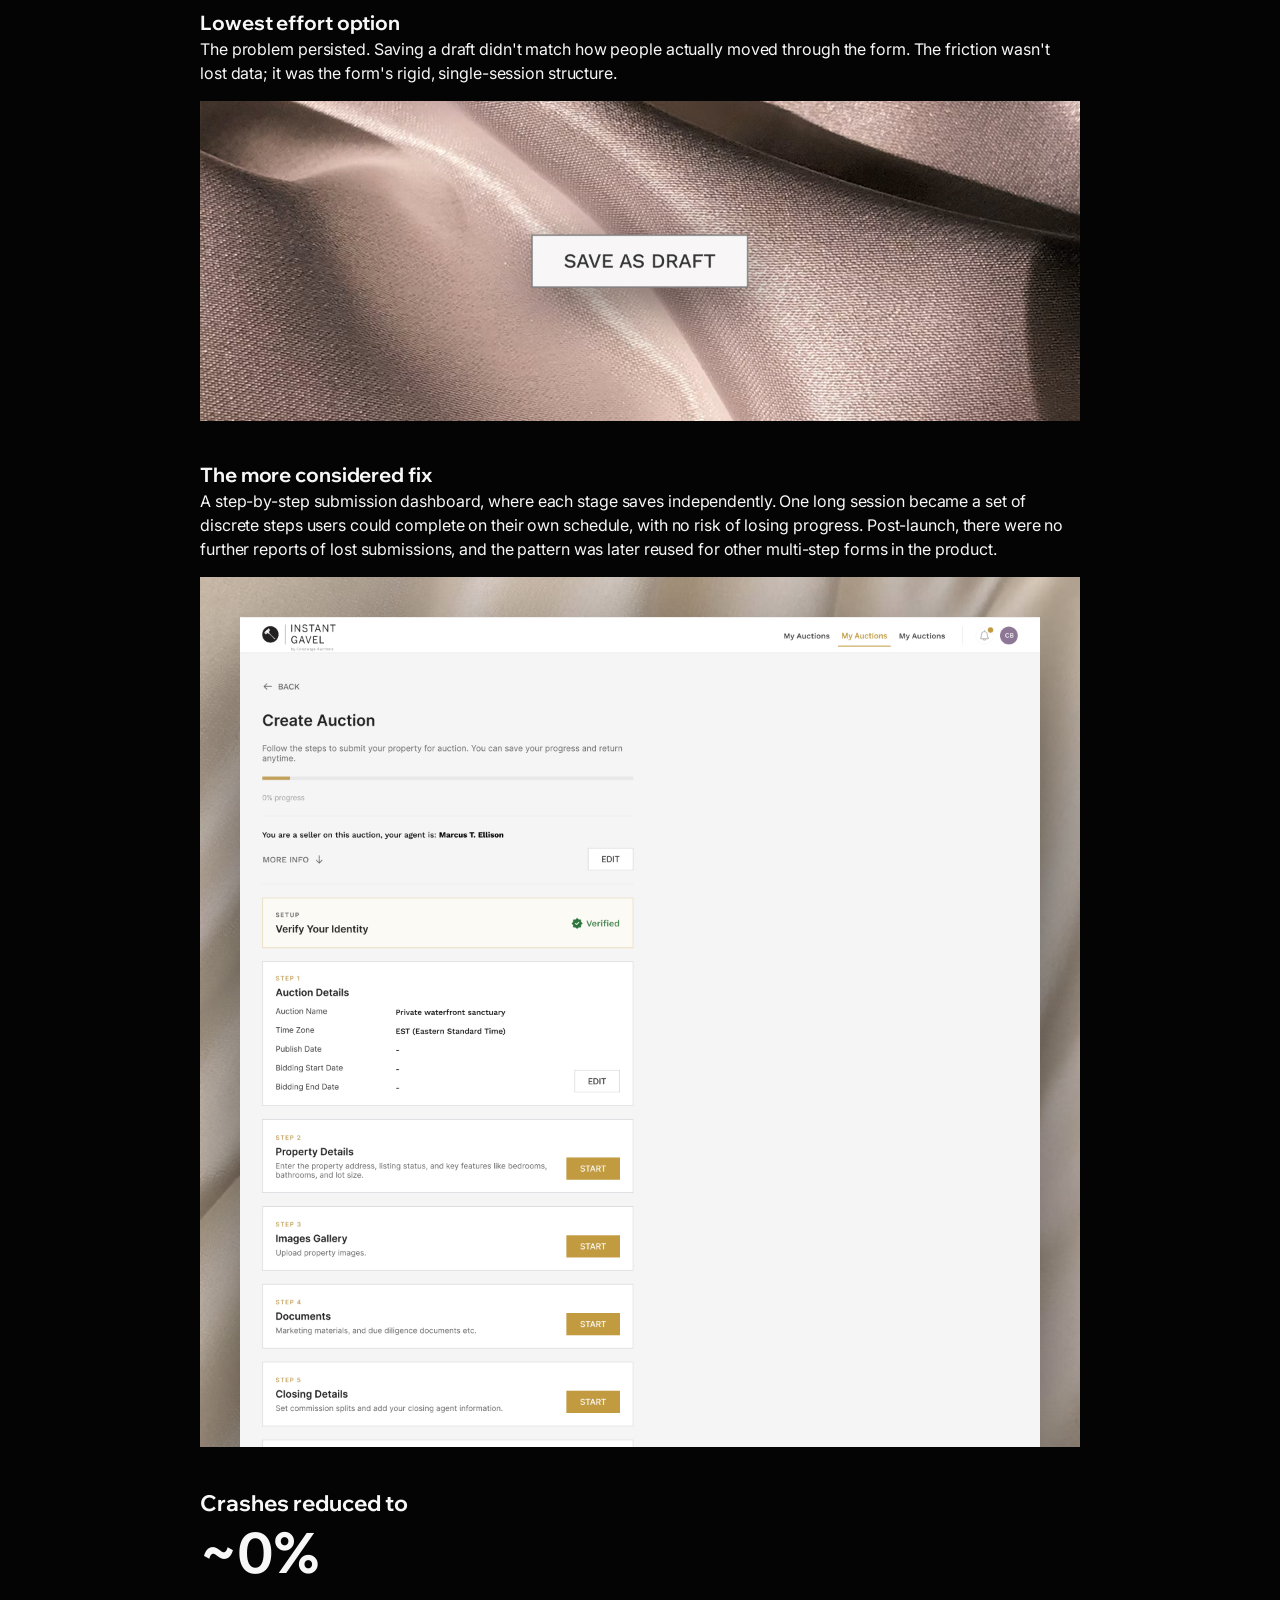
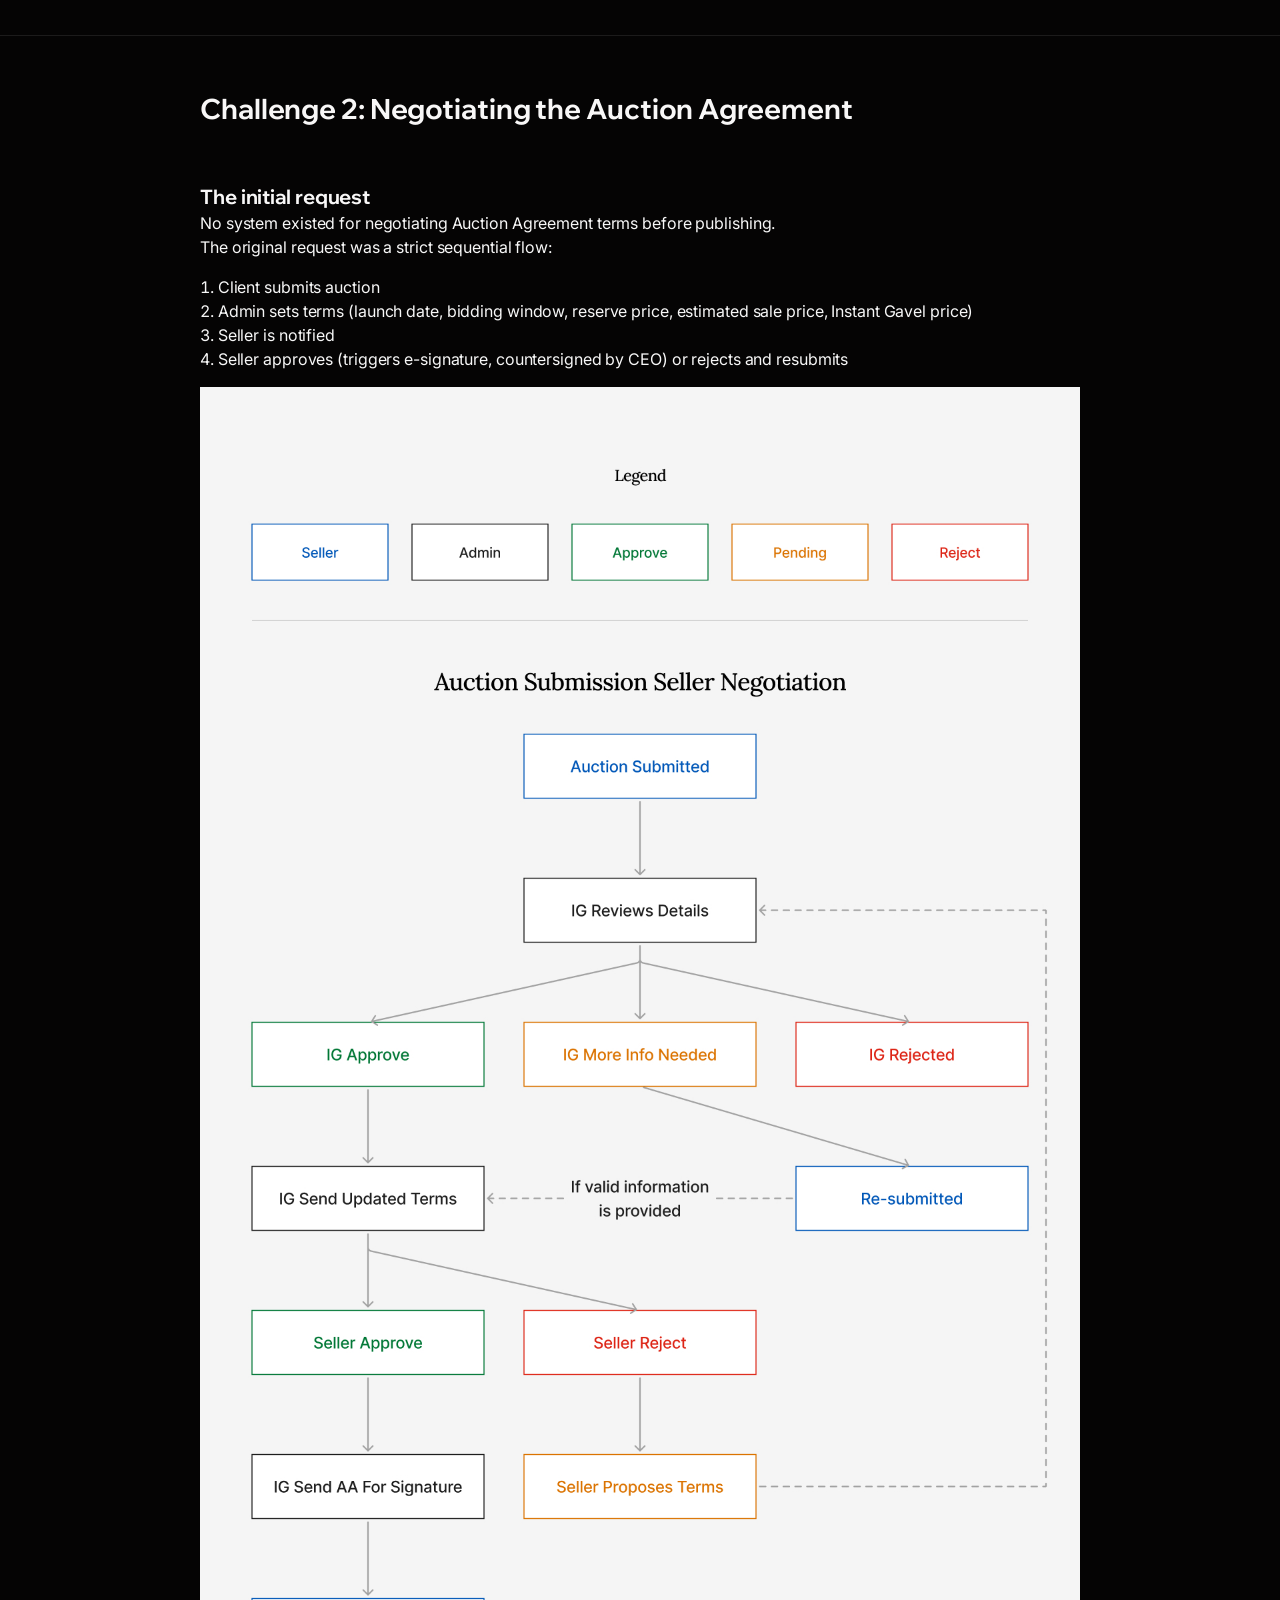
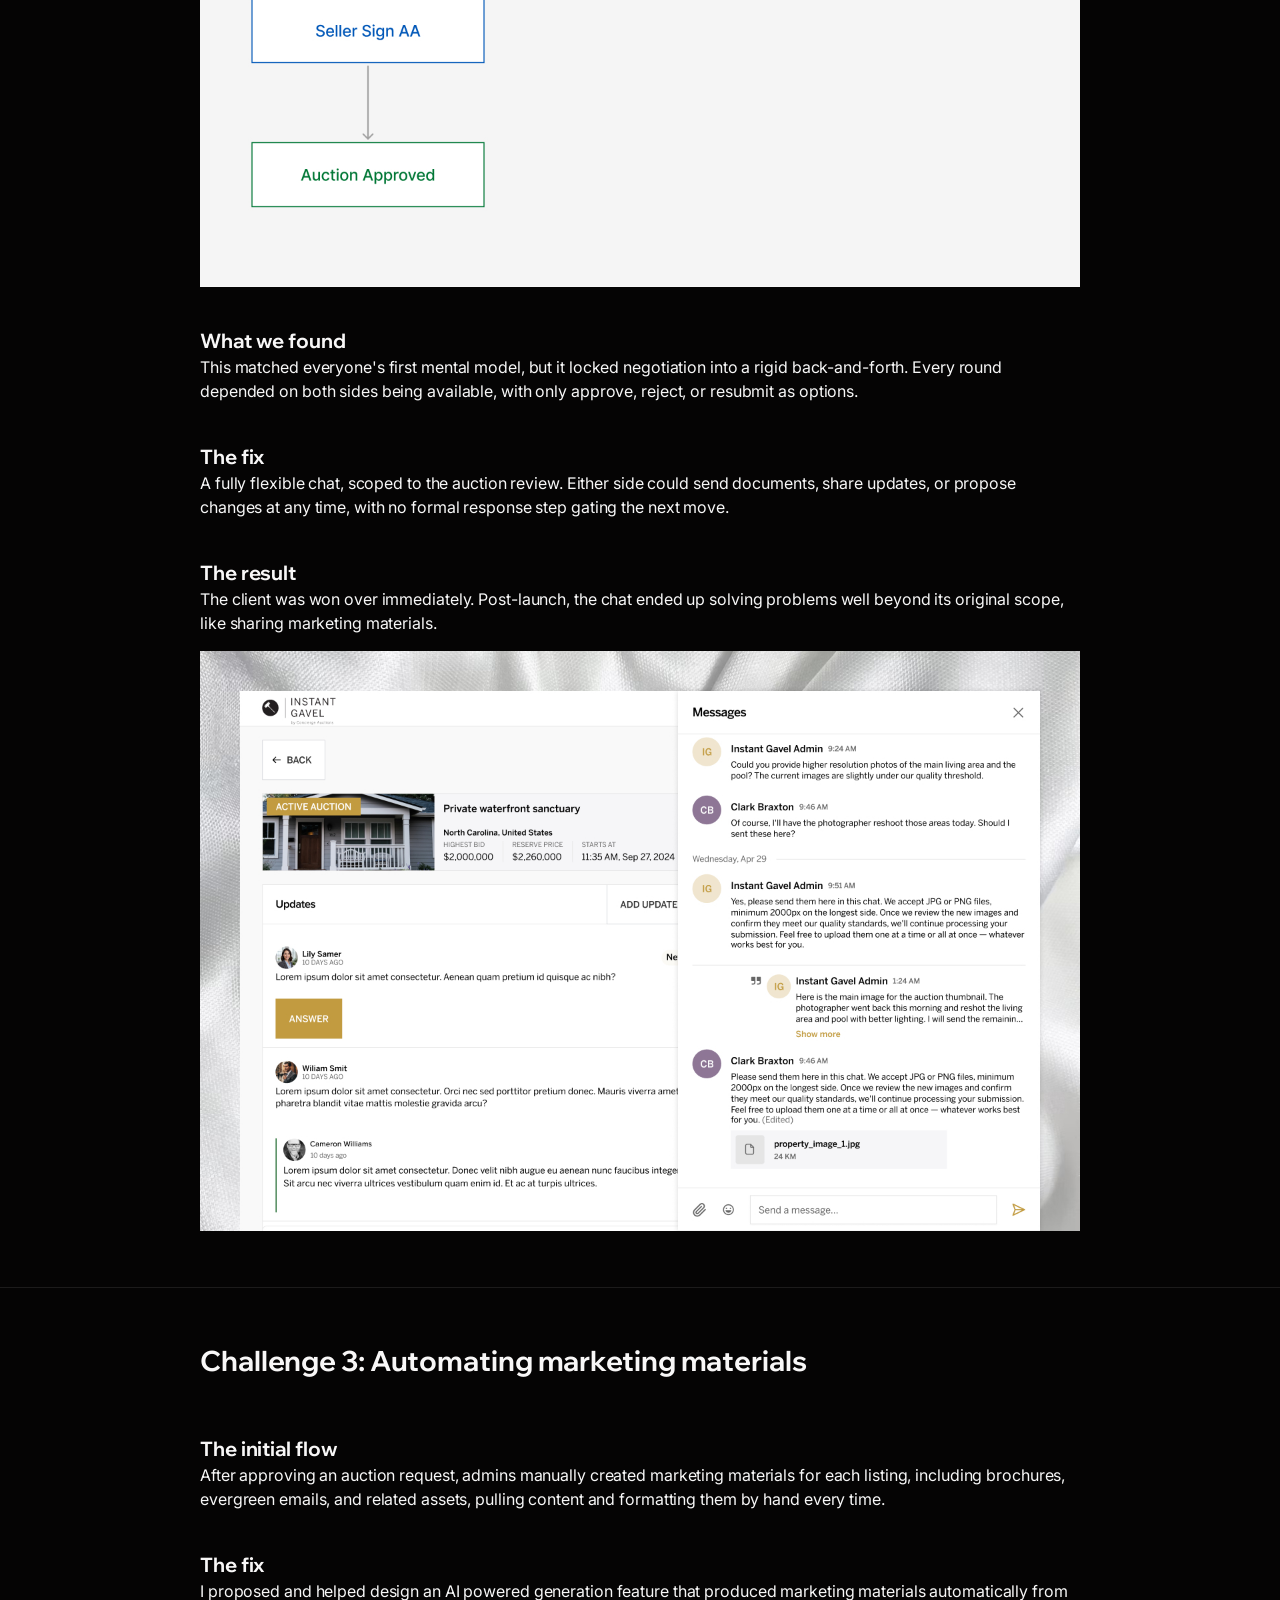
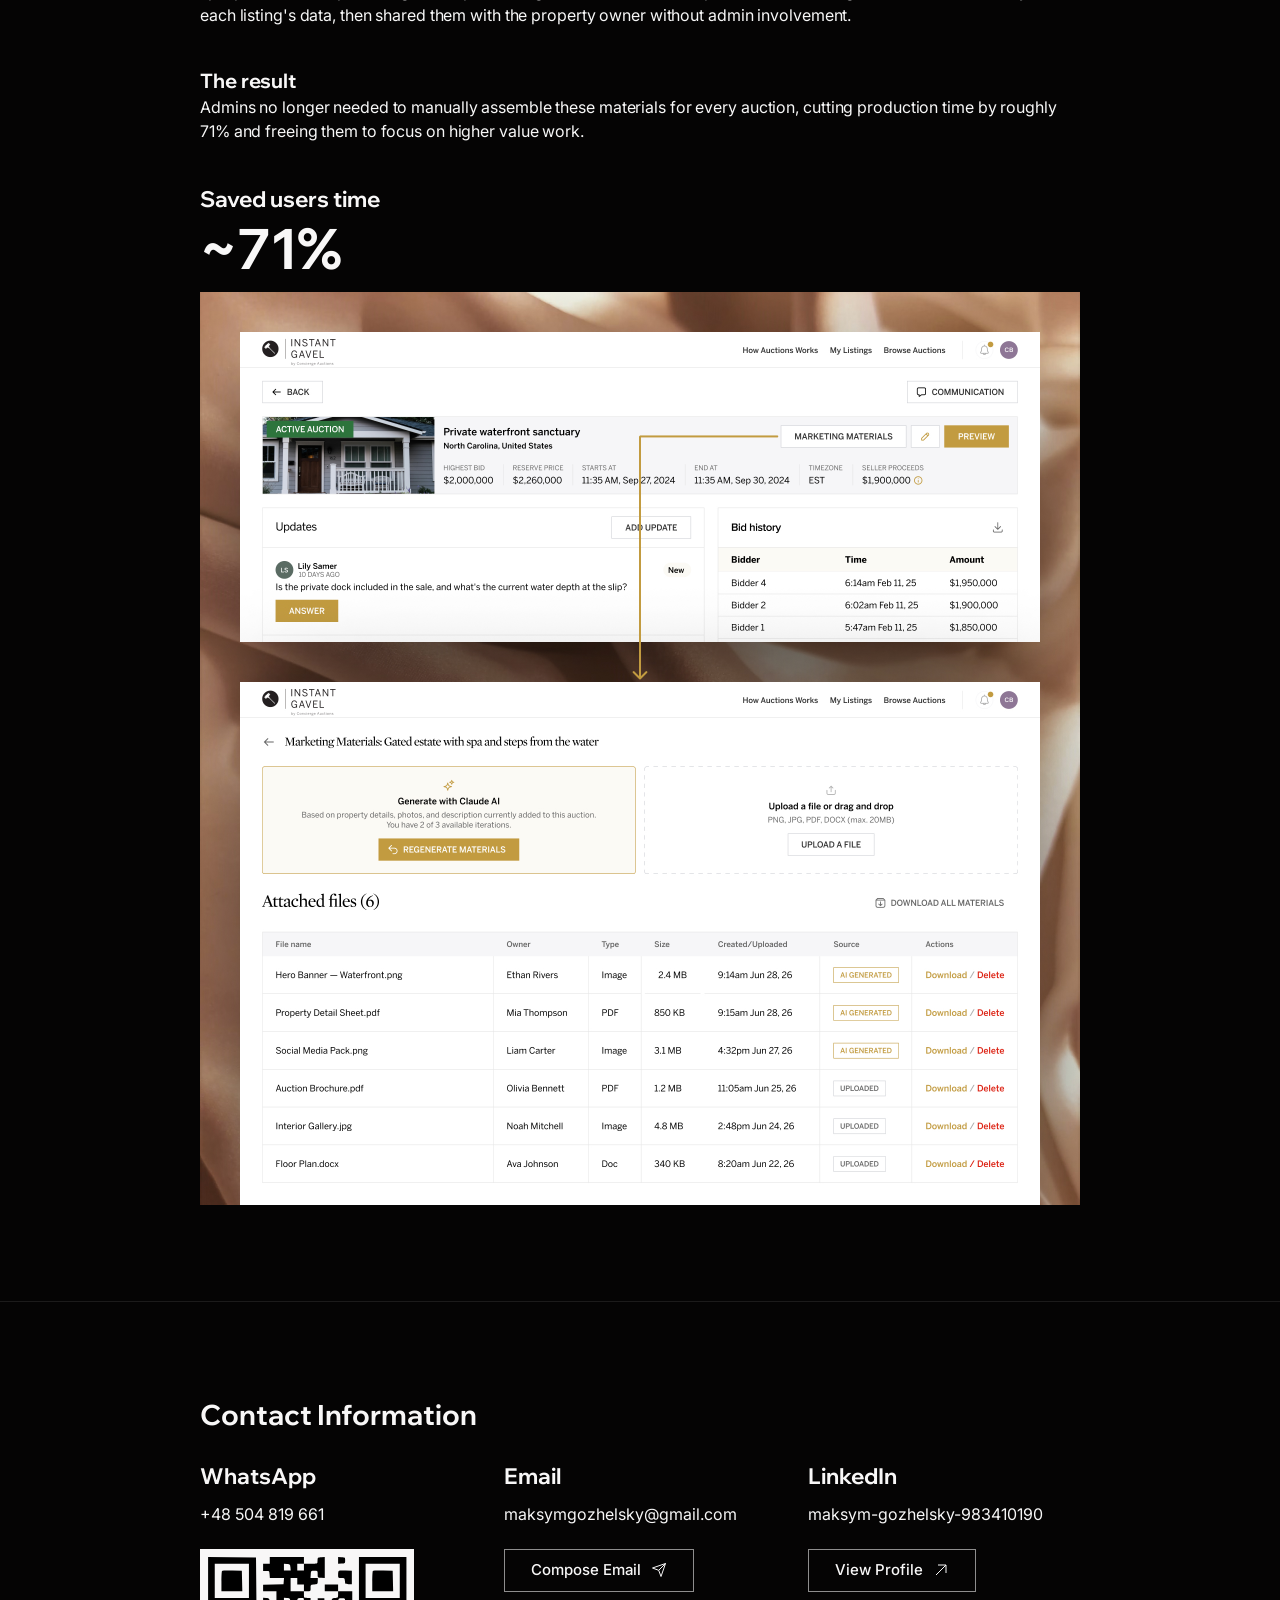
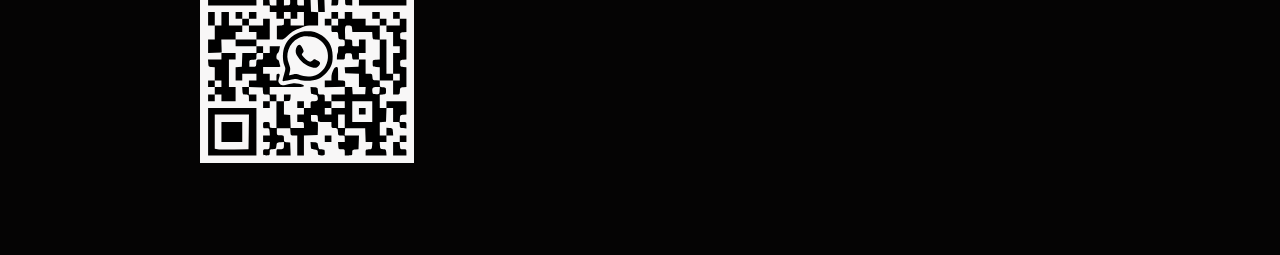
<file: instant-gavel.html>
<!DOCTYPE html>
<html lang="en" class="no-js">
<head>
  <meta charset="UTF-8" />
  <meta name="viewport" content="width=device-width, initial-scale=1.0" />
  <title>Luxury Properties Auctions Platform — Maksym Gozhelsky</title>
  <meta name="description" content="Case study: Instant Gavel, a luxury real estate auctions platform." />
  <link rel="icon" href="assets/favicon-light.svg" media="(prefers-color-scheme: light)" />
  <link rel="icon" href="assets/favicon-dark.svg" media="(prefers-color-scheme: dark)" />
  <link rel="preconnect" href="https://fonts.googleapis.com" />
  <link rel="preconnect" href="https://fonts.gstatic.com" crossorigin />
  <link href="https://fonts.googleapis.com/css2?family=Wix+Madefor+Display:wght@400;500;600;700;800&family=Inter:wght@200;400;500;600&display=swap" rel="stylesheet" />
  <link rel="stylesheet" href="styles.css" />
  <link rel="stylesheet" href="case.css" />
</head>
<body class="case-page">
  <header class="nav">
    <div class="container nav__inner">
      <a href="index.html#case" class="casenav__back">
        <svg width="20" height="14" viewBox="0 0 20 14" fill="none" aria-hidden="true"><path d="M7 1L1 7L7 13M1 7H19" stroke="currentColor" stroke-width="1.4"/></svg>
        Back
      </a>
    </div>
  </header>

  <main>
    <section class="casehead">
      <div class="container">
        <p class="casehead__tag reveal">Instant Gavel – Real Estate</p>
        <h1 class="casehead__title reveal">Luxury Properties Auctions Platform</h1>
      </div>
    </section>

    <div class="casehero">
      <div class="container"><img src="assets/cases/instant-gavel-1.jpg" alt="Instant Gavel auction platform" loading="lazy" /></div>
    </div>

    <section class="container">
      <div class="caseintro reveal">
        <p>The client's core business, Concierge Auctions, serves properties above $3M. They needed a separate platform, Instant Gavel, to serve the $1-3M tier without diluting the primary brand.</p>
        <p>My responsibilities were Marketing Website Design and the Product Design phase.</p>
        <p>We scoped this project as an MVP with a defined target feature set. I also maintained a separate Post-MVP list to guide the v2 release.</p>
      </div>

      <div class="casemeta reveal">
        <div class="casemeta__col">
          <div class="casemeta__group">
            <h2 class="casemeta__label">Responsibilities</h2>
            <ul class="casemeta__list">
              <li>Product Design</li>
              <li>Marketing Website Design</li>
              <li>Cross-functional Team Work</li>
              <li>Animations Design</li>
            </ul>
          </div>
          <a href="https://instantgavel.com/" class="btn btn--ghost" style="margin-top: 26px;" target="_blank" rel="noopener">
            Visit Website
            <svg width="16" height="16" viewBox="0 0 16 16" fill="none" aria-hidden="true"><path d="M3 13L13 3M13 3H5M13 3v8" stroke="currentColor" stroke-width="1"/></svg>
          </a>
        </div>
        <div class="casemeta__col">
          <div class="casemeta__group">
            <h2 class="casemeta__label">Team</h2>
            <p class="casemeta__val">1 Product Designer</p>
            <p class="casemeta__val">1 Business Analyst</p>
            <p class="casemeta__val">1 Developer</p>
          </div>
          <div class="casemeta__group">
            <h2 class="casemeta__label">Job Title</h2>
            <p class="casemeta__val">Product Designer</p>
          </div>
        </div>
        <div class="casemeta__col">
          <div class="casemeta__group">
            <h2 class="casemeta__label">Location</h2>
            <p class="casemeta__val">USA</p>
          </div>
          <div class="casemeta__group">
            <h2 class="casemeta__label">Domain</h2>
            <p class="casemeta__val">Real Estate</p>
          </div>
          <div class="casemeta__group">
            <h2 class="casemeta__label">Duration</h2>
            <p class="casemeta__val">4 months</p>
          </div>
        </div>
      </div>
    </section>

    <section class="casesection new-one-column-section container reveal">
      <h2 class="casesection__title">Challenge 1: Users losing progress on the submission form</h2>

      <h3 class="casesub">The initial request</h3>
      <p class="casesection__text">Users were losing progress on a complex submission form due to session timeouts. A drafts feature was shipped as a quick fix, based on the fact that users said they filled out the form over several days.</p>
      <figure class="casefig"><img src="assets/cases/instant-gavel-2.jpg" alt="Create Auction submission form" loading="lazy" /></figure>

      <h3 class="casesub">Lowest effort option</h3>
      <p class="casesection__text">The problem persisted. Saving a draft didn't match how people actually moved through the form. The friction wasn't lost data; it was the form's rigid, single-session structure.</p>
      <figure class="casefig"><img src="assets/cases/instant-gavel-3.jpg" alt="Save as draft banner" loading="lazy" /></figure>

      <h3 class="casesub">The more considered fix</h3>
      <p class="casesection__text">A step-by-step submission dashboard, where each stage saves independently. One long session became a set of discrete steps users could complete on their own schedule, with no risk of losing progress. Post-launch, there were no further reports of lost submissions, and the pattern was later reused for other multi-step forms in the product.</p>
      <figure class="casefig"><img src="assets/cases/instant-gavel-4.jpg" alt="Auction submission dashboard" loading="lazy" /></figure>

      <div class="casestat-row">
        <div class="casestat">
          <span class="casestat__label">Crashes reduced to</span>
          <span class="casestat__value">~0%</span>
        </div>
      </div>

    </section>

    <section class="casesection new-one-column-section container reveal">
      <h2 class="casesection__title">Challenge 2: Negotiating the Auction Agreement</h2>

      <h3 class="casesub">The initial request</h3>
      <p class="casesection__text">No system existed for negotiating Auction Agreement terms before publishing.<br>The original request was a strict sequential flow:</p>
      <ol class="casesection__text">
        <li>Client submits auction</li>
        <li>Admin sets terms (launch date, bidding window, reserve price, estimated sale price, Instant Gavel price)</li>
        <li>Seller is notified</li>
        <li>Seller approves (triggers e-signature, countersigned by CEO) or rejects and resubmits</li>
      </ol>

      <figure class="casefig"><img src="assets/cases/instant-gavel-5.jpg" alt="Auction submission seller negotiation flowchart" loading="lazy" /></figure>

      <h3 class="casesub">What we found</h3>
      <p class="casesection__text">This matched everyone's first mental model, but it locked negotiation into a rigid back-and-forth. Every round depended on both sides being available, with only approve, reject, or resubmit as options.</p>

      <h3 class="casesub">The fix</h3>
      <p class="casesection__text">A fully flexible chat, scoped to the auction review. Either side could send documents, share updates, or propose changes at any time, with no formal response step gating the next move.</p>

      <h3 class="casesub">The result</h3>
      <p class="casesection__text">The client was won over immediately. Post-launch, the chat ended up solving problems well beyond its original scope, like sharing marketing materials.</p>

      <figure class="casefig"><img src="assets/cases/instant-gavel-6.jpg" alt="Auction negotiation chat" loading="lazy" /></figure>

    </section>

        <section class="casesection new-one-column-section container reveal">
      <h2 class="casesection__title">Challenge 3: Automating marketing materials</h2>

      <h3 class="casesub">The initial flow</h3>
      <p class="casesection__text">After approving an auction request, admins manually created marketing materials for each listing, including brochures, evergreen emails, and related assets, pulling content and formatting them by hand every time.</p>

      <h3 class="casesub">The fix</h3>
      <p class="casesection__text">I proposed and helped design an AI powered generation feature that produced marketing materials automatically from each listing's data, then shared them with the property owner without admin involvement.</p>

      <h3 class="casesub">The result</h3>
      <p class="casesection__text">Admins no longer needed to manually assemble these materials for every auction, cutting production time by roughly 71% and freeing them to focus on higher value work.</p>

      <div class="casestat-row">
        <div class="casestat">
          <span class="casestat__label">Saved users time</span>
          <span class="casestat__value">~71%</span>
        </div>
      </div>

      <figure class="casefig"><img src="assets/cases/instant-gavel-7.jpg" alt="Auction negotiation chat" loading="lazy" /></figure>

    </section>
  </main>

  <section id="contact" class="contact">
    <div class="container">
      <h2 class="contact__heading reveal">Contact Information</h2>
      <div class="contact__grid">
        <div class="contact__block reveal">
          <h3 class="contact__label">WhatsApp</h3>
          <p class="contact__value">+48 504 819 661</p>
          <a class="contact__qrwrap" href="https://wa.me/48504819661" target="_blank" rel="noopener" aria-label="Open WhatsApp chat">
            <img class="contact__qr" src="assets/qr-whatsapp.svg" alt="QR code — scan to open a WhatsApp chat" width="214" height="214" loading="lazy" />
          </a>
        </div>
        <div class="contact__block reveal">
          <h3 class="contact__label">Email</h3>
          <p class="contact__value">maksymgozhelsky@gmail.com</p>
          <a href="mailto:maksymgozhelsky@gmail.com" class="btn btn--ghost">
            Compose Email
            <svg width="16" height="16" viewBox="0 0 16 16" fill="none" aria-hidden="true"><path d="M14.5 1.5L7.7 8.3M14.5 1.5L10 14.5l-2.3-6.2L1.5 6l13-4.5Z" stroke="currentColor" stroke-width="1" stroke-linejoin="round"/></svg>
          </a>
        </div>
        <div class="contact__block reveal">
          <h3 class="contact__label">LinkedIn</h3>
          <p class="contact__value">maksym-gozhelsky-983410190</p>
          <a href="https://www.linkedin.com/in/maksym-gozhelsky-983410190/" class="btn btn--ghost" target="_blank" rel="noopener">
            View Profile
            <svg width="16" height="16" viewBox="0 0 16 16" fill="none" aria-hidden="true"><path d="M3 13L13 3M13 3H5M13 3v8" stroke="currentColor" stroke-width="1"/></svg>
          </a>
        </div>
      </div>
    </div>
  </section>

  <script src="script.js"></script>
</body>
</html>
</file>
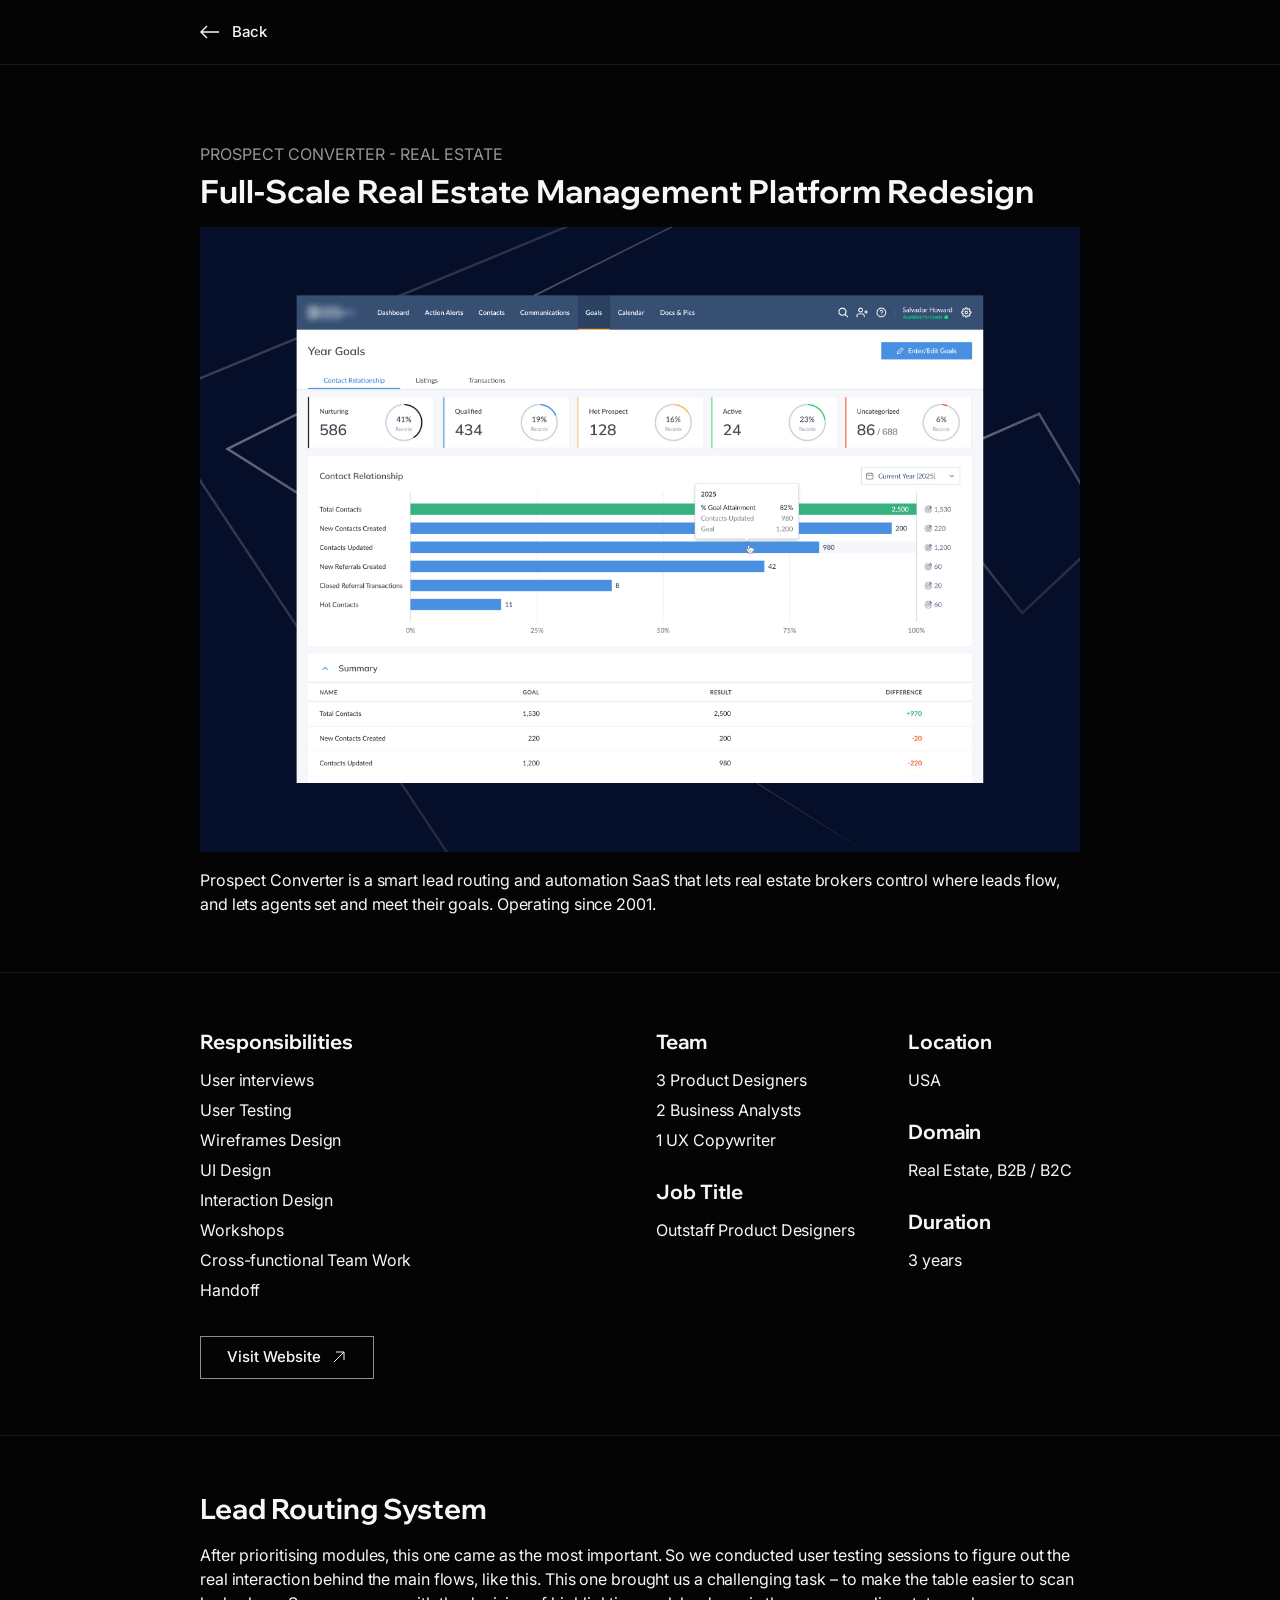
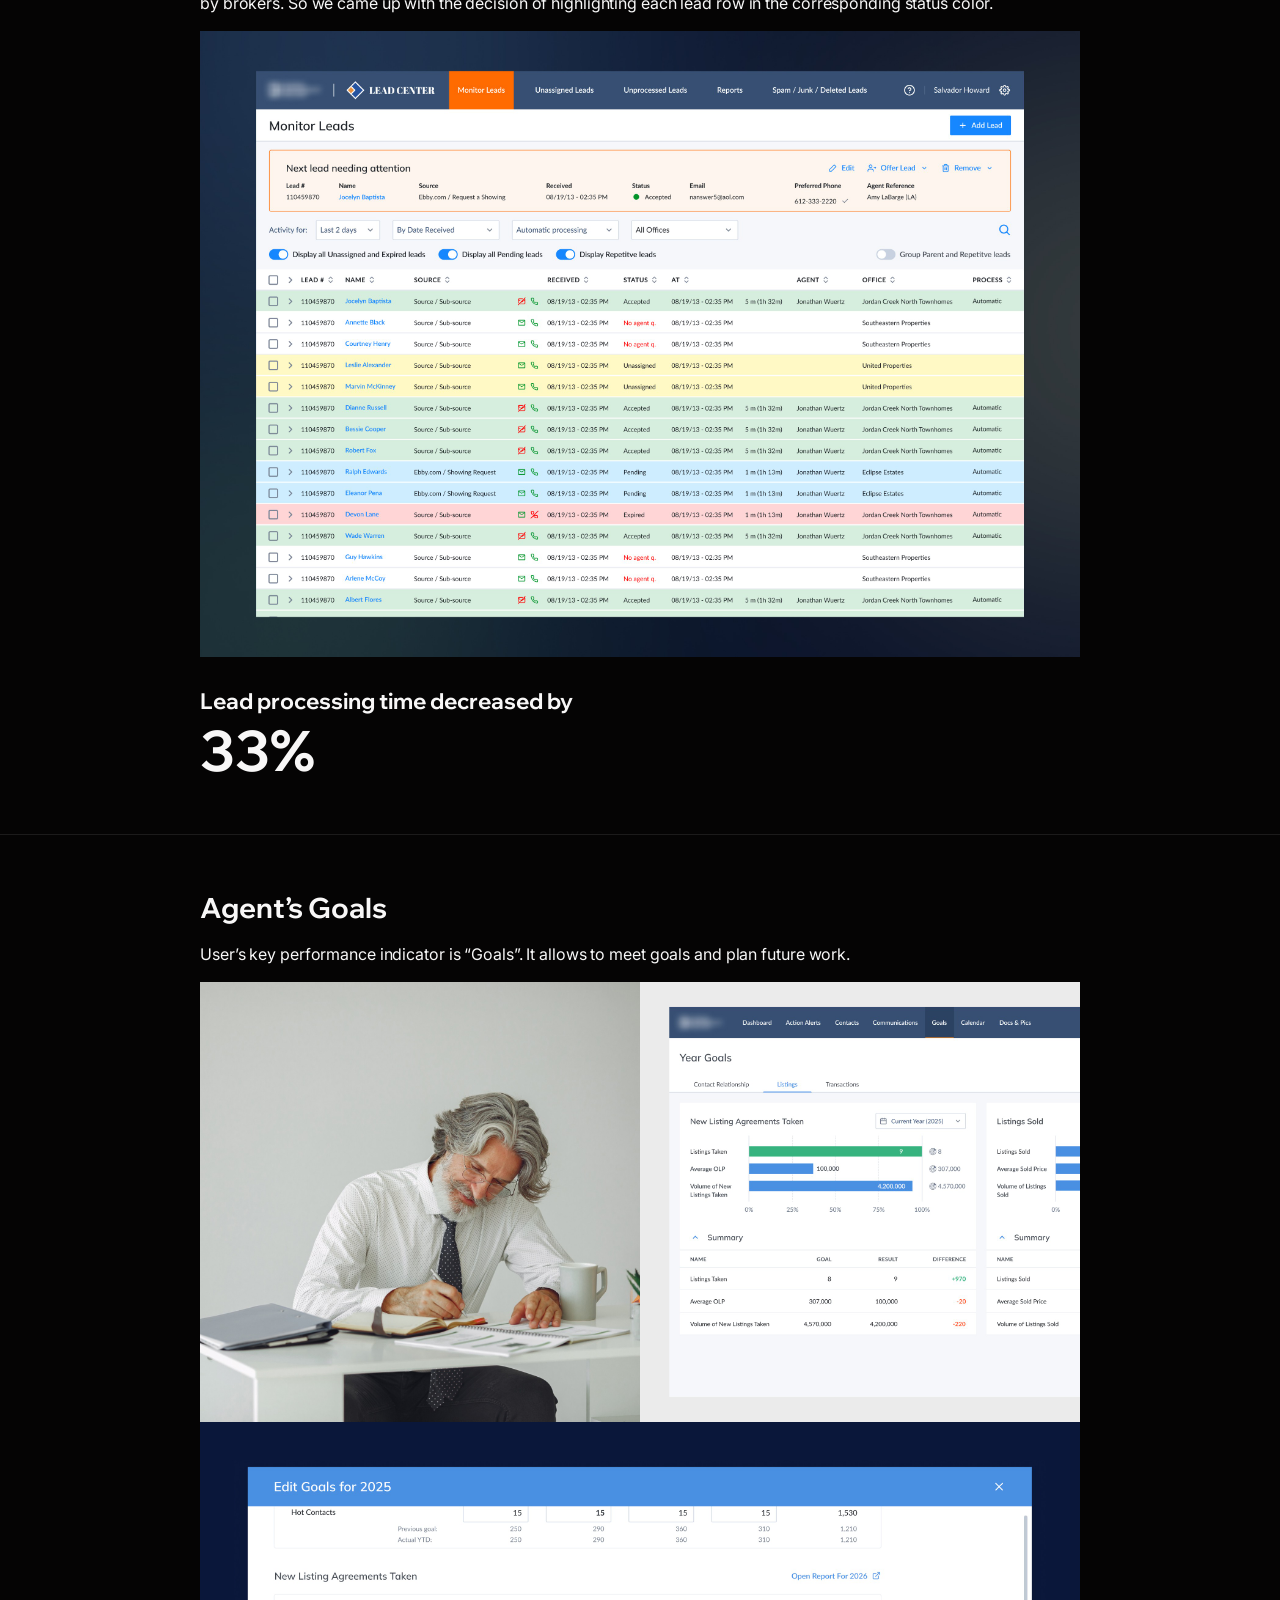
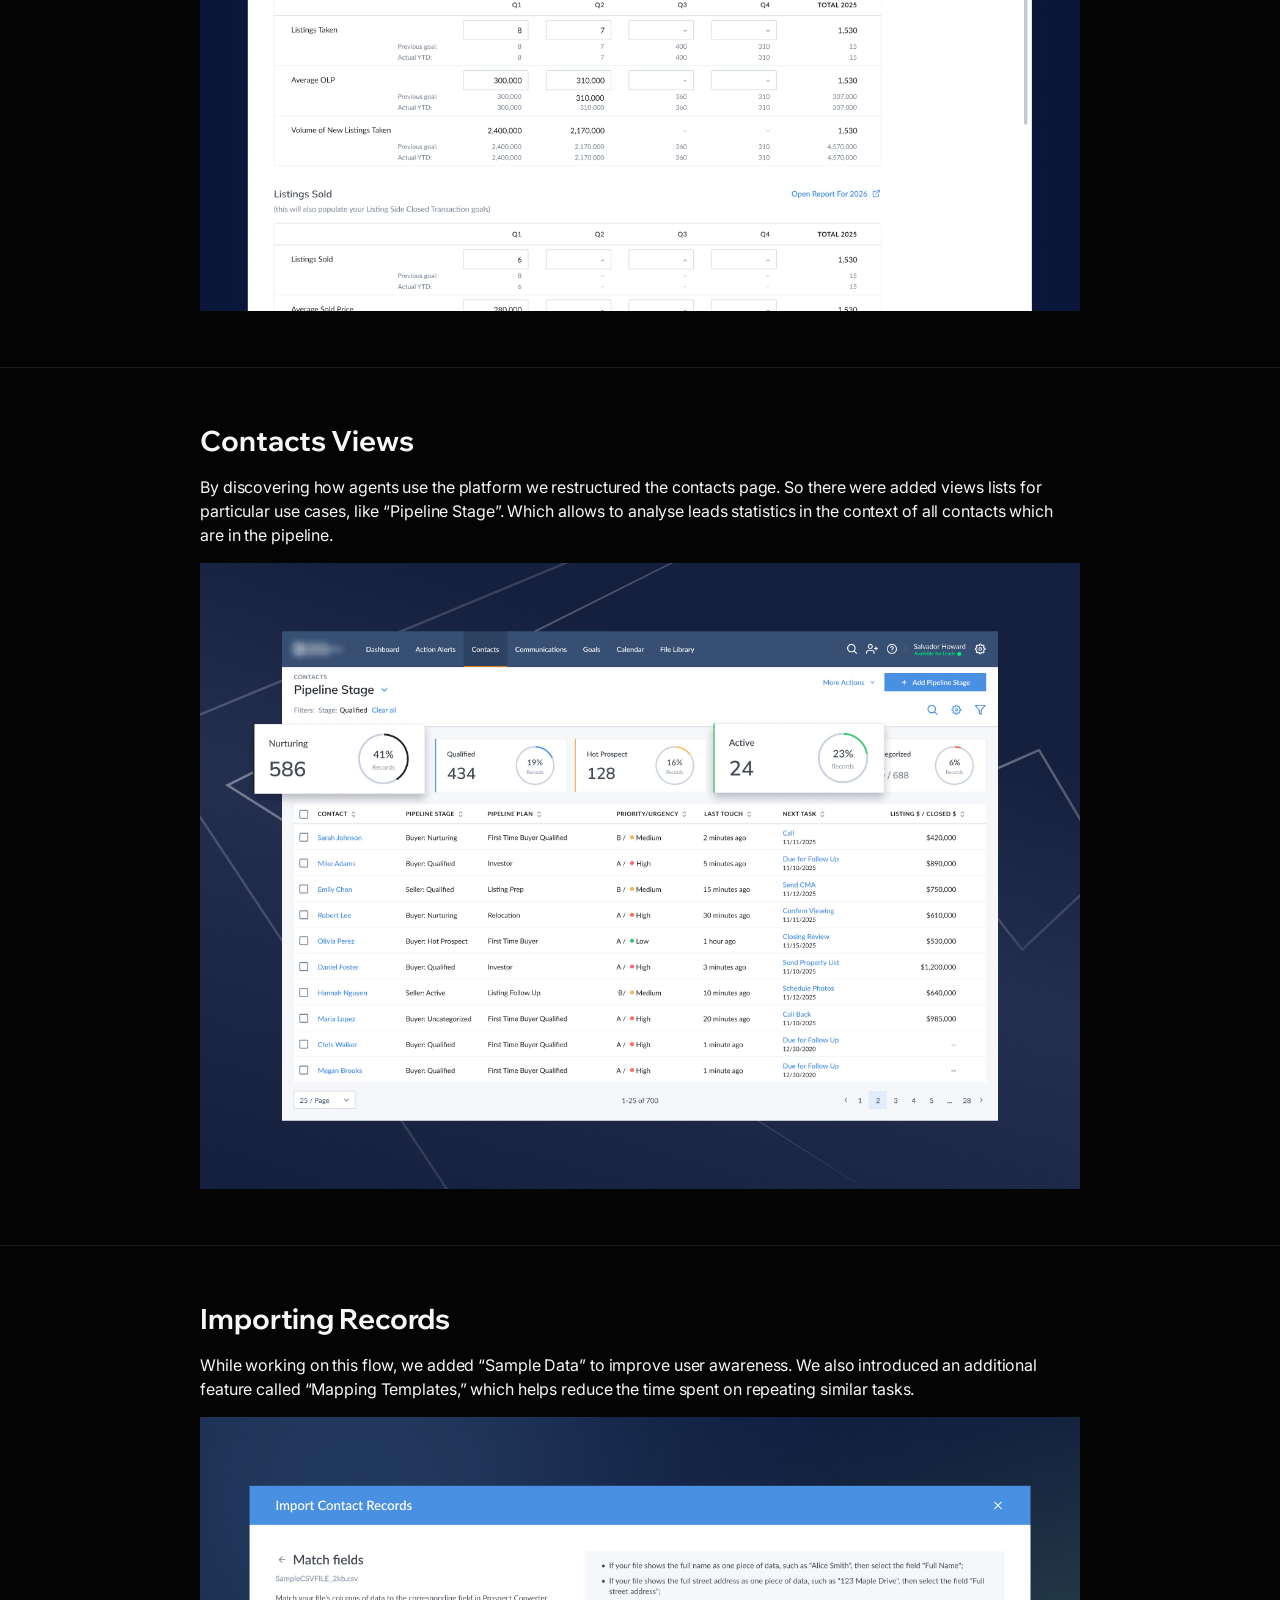
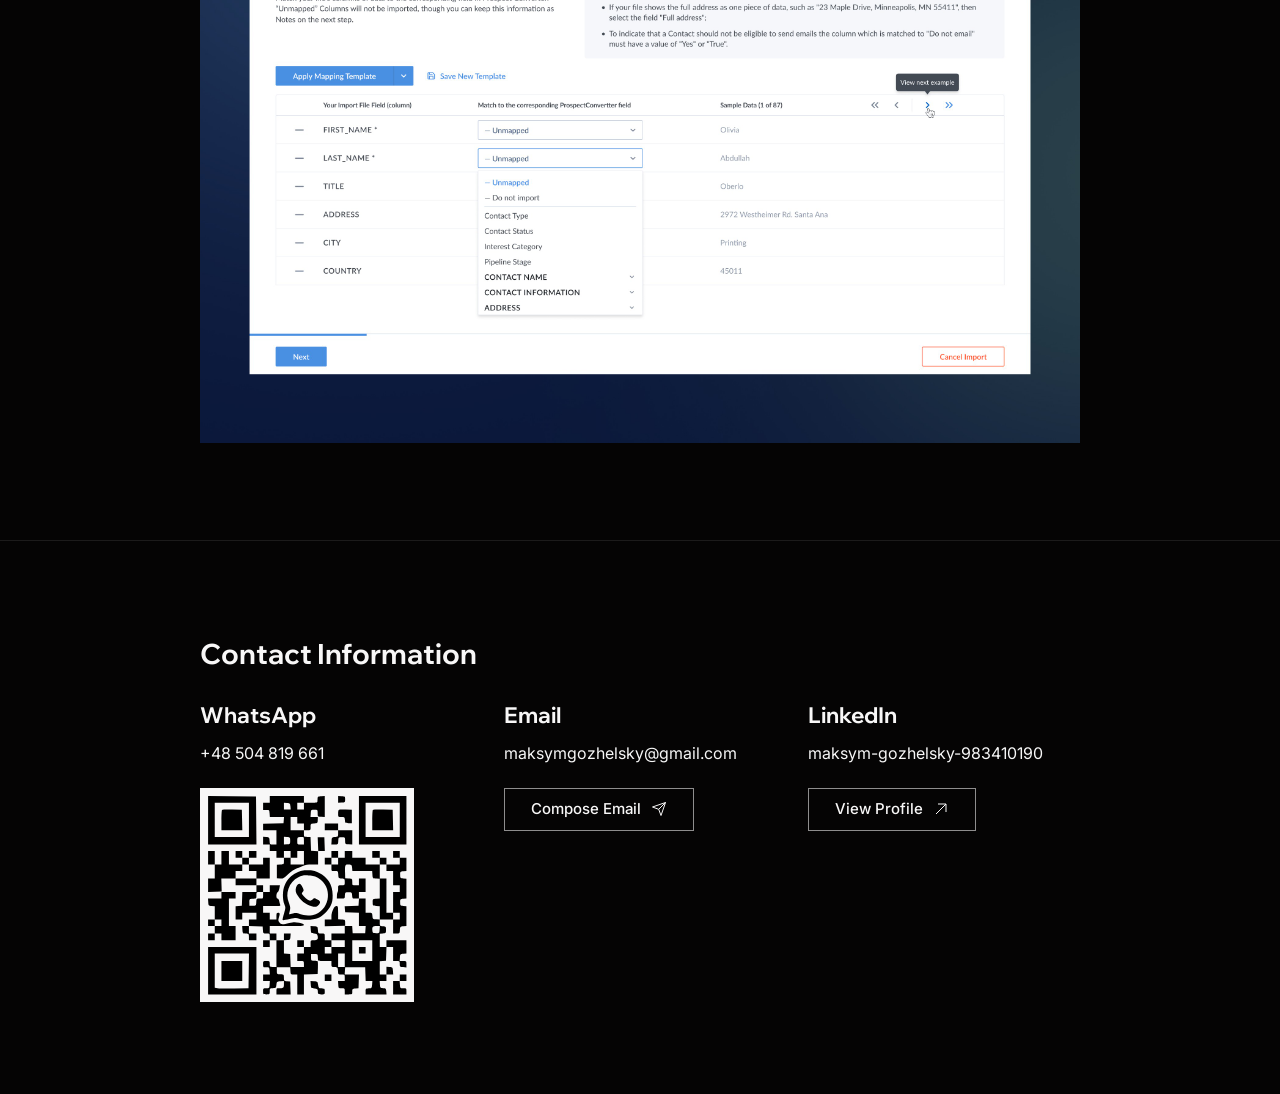
<file: prospect-converter-app.html>
<!DOCTYPE html>
<html lang="en" class="no-js">
<head>
  <meta charset="UTF-8" />
  <meta name="viewport" content="width=device-width, initial-scale=1.0" />
  <title>Full-Scale Real Estate Management Platform Redesign — Maksym Gozhelsky</title>
  <meta name="description" content="Case study: full redesign of Prospect Converter, a real estate lead management SaaS." />
  <link rel="icon" href="assets/favicon-light.svg" media="(prefers-color-scheme: light)" />
  <link rel="icon" href="assets/favicon-dark.svg" media="(prefers-color-scheme: dark)" />
  <link rel="preconnect" href="https://fonts.googleapis.com" />
  <link rel="preconnect" href="https://fonts.gstatic.com" crossorigin />
  <link href="https://fonts.googleapis.com/css2?family=Wix+Madefor+Display:wght@400;500;600;700;800&family=Inter:wght@200;400;500;600&display=swap" rel="stylesheet" />
  <link rel="stylesheet" href="styles.css" />
  <link rel="stylesheet" href="case.css" />
</head>
<body class="case-page">
  <header class="nav">
    <div class="container nav__inner">
      <a href="index.html#case" class="casenav__back">
        <svg width="20" height="14" viewBox="0 0 20 14" fill="none" aria-hidden="true"><path d="M7 1L1 7L7 13M1 7H19" stroke="currentColor" stroke-width="1.4"/></svg>
        Back
      </a>
    </div>
  </header>

  <main>
    <section class="casehead">
      <div class="container">
        <p class="casehead__tag reveal">Prospect Converter - Real Estate</p>
        <h1 class="casehead__title reveal">Full-Scale Real Estate Management Platform Redesign</h1>
      </div>
    </section>

    <div class="casehero">
      <div class="container"><img src="assets/cases/pcapp-hero.jpg" alt="Prospect Converter platform" loading="lazy" /></div>
    </div>

    <section class="container">
      <p class="caseintro reveal">Prospect Converter is a smart lead routing and automation SaaS that lets real estate brokers control where leads flow, and lets agents set and meet their goals. Operating since 2001.</p>

      <div class="casemeta reveal">
        <div class="casemeta__col">
          <div class="casemeta__group">
            <h2 class="casemeta__label">Responsibilities</h2>
            <ul class="casemeta__list">
              <li>User interviews</li>
              <li>User Testing</li>
              <li>Wireframes Design</li>
              <li>UI Design</li>
              <li>Interaction Design</li>
              <li>Workshops</li>
              <li>Cross-functional Team Work</li>
              <li>Handoff</li>
            </ul>
          </div>
        </div>
        <div class="casemeta__col">
          <div class="casemeta__group">
            <h2 class="casemeta__label">Team</h2>
            <p class="casemeta__val">3 Product Designers</p>
            <p class="casemeta__val">2 Business Analysts</p>
            <p class="casemeta__val">1 UX Copywriter</p>
          </div>
          <div class="casemeta__group">
            <h2 class="casemeta__label">Job Title</h2>
            <p class="casemeta__val">Outstaff Product Designers</p>
          </div>
        </div>
        <div class="casemeta__col">
          <div class="casemeta__group">
            <h2 class="casemeta__label">Location</h2>
            <p class="casemeta__val">USA</p>
          </div>
          <div class="casemeta__group">
            <h2 class="casemeta__label">Domain</h2>
            <p class="casemeta__val">Real Estate, B2B / B2C</p>
          </div>
          <div class="casemeta__group">
            <h2 class="casemeta__label">Duration</h2>
            <p class="casemeta__val">3 years</p>
          </div>
        </div>
      </div>

      <p class="reveal" style="margin-top:28px;">
        <a href="https://www.prospectconverter.com/public/index.jsp" class="btn btn--ghost" target="_blank" rel="noopener">
          Visit Website
          <svg width="16" height="16" viewBox="0 0 16 16" fill="none" aria-hidden="true"><path d="M3 13L13 3M13 3H5M13 3v8" stroke="currentColor" stroke-width="1"/></svg>
        </a>
      </p>
    </section>

    <section class="casesection container reveal">
      <h2 class="casesection__title">Lead Routing System</h2>
      <p class="casesection__text">After prioritising modules, this one came as the most important. So we conducted user testing sessions to figure out the real interaction behind the main flows, like this. This one brought us a challenging task &ndash; to make the table easier to scan by brokers. So we came up with the decision of highlighting each lead row in the corresponding status color.</p>
      <figure class="casefig"><img src="assets/cases/pcapp-routing.jpg" alt="Lead routing system" loading="lazy" /></figure>
      <div class="casestat">
        <span class="casestat__label">Lead processing time decreased by</span>
        <span class="casestat__value">33%</span>
      </div>
    </section>

    <section class="casesection container reveal">
      <h2 class="casesection__title">Agent&rsquo;s Goals</h2>
      <p class="casesection__text">User&rsquo;s key performance indicator is &ldquo;Goals&rdquo;. It allows to meet goals and plan future work.</p>
      <div class="casefig-group">
      <figure class="casefig"><img src="assets/cases/pcapp-goals-1.jpg" alt="Agent goals overview" loading="lazy" /></figure>
      <figure class="casefig"><img src="assets/cases/pcapp-goals-2.jpg" alt="Agent goals detail" loading="lazy" /></figure>
      </div>
    </section>

    <section class="casesection container reveal">
      <h2 class="casesection__title">Contacts Views</h2>
      <p class="casesection__text">By discovering how agents use the platform we restructured the contacts page. So there were added views lists for particular use cases, like &ldquo;Pipeline Stage&rdquo;. Which allows to analyse leads statistics in the context of all contacts which are in the pipeline.</p>
      <figure class="casefig"><img src="assets/cases/pcapp-contacts.jpg" alt="Contacts views" loading="lazy" /></figure>
    </section>

    <section class="casesection container reveal">
      <h2 class="casesection__title">Importing Records</h2>
      <p class="casesection__text">While working on this flow, we added &ldquo;Sample Data&rdquo; to improve user awareness. We also introduced an additional feature called &ldquo;Mapping Templates,&rdquo; which helps reduce the time spent on repeating similar tasks.</p>
      <figure class="casefig"><img src="assets/cases/pcapp-import.jpg" alt="Importing records" loading="lazy" /></figure>
    </section>
  </main>

  <section id="contact" class="contact">
    <div class="container">
      <h2 class="contact__heading reveal">Contact Information</h2>
      <div class="contact__grid">
        <div class="contact__block reveal">
          <h3 class="contact__label">WhatsApp</h3>
          <p class="contact__value">+48 504 819 661</p>
          <a class="contact__qrwrap" href="https://wa.me/48504819661" target="_blank" rel="noopener" aria-label="Open WhatsApp chat">
            <img class="contact__qr" src="assets/qr-whatsapp.svg" alt="QR code — scan to open a WhatsApp chat" width="214" height="214" loading="lazy" />
          </a>
        </div>
        <div class="contact__block reveal">
          <h3 class="contact__label">Email</h3>
          <p class="contact__value">maksymgozhelsky@gmail.com</p>
          <a href="mailto:maksymgozhelsky@gmail.com" class="btn btn--ghost">
            Compose Email
            <svg width="16" height="16" viewBox="0 0 16 16" fill="none" aria-hidden="true"><path d="M14.5 1.5L7.7 8.3M14.5 1.5L10 14.5l-2.3-6.2L1.5 6l13-4.5Z" stroke="currentColor" stroke-width="1" stroke-linejoin="round"/></svg>
          </a>
        </div>
        <div class="contact__block reveal">
          <h3 class="contact__label">LinkedIn</h3>
          <p class="contact__value">maksym-gozhelsky-983410190</p>
          <a href="https://www.linkedin.com/in/maksym-gozhelsky-983410190/" class="btn btn--ghost" target="_blank" rel="noopener">
            View Profile
            <svg width="16" height="16" viewBox="0 0 16 16" fill="none" aria-hidden="true"><path d="M3 13L13 3M13 3H5M13 3v8" stroke="currentColor" stroke-width="1"/></svg>
          </a>
        </div>
      </div>
    </div>
  </section>

  <script src="script.js"></script>
</body>
</html>
</file>
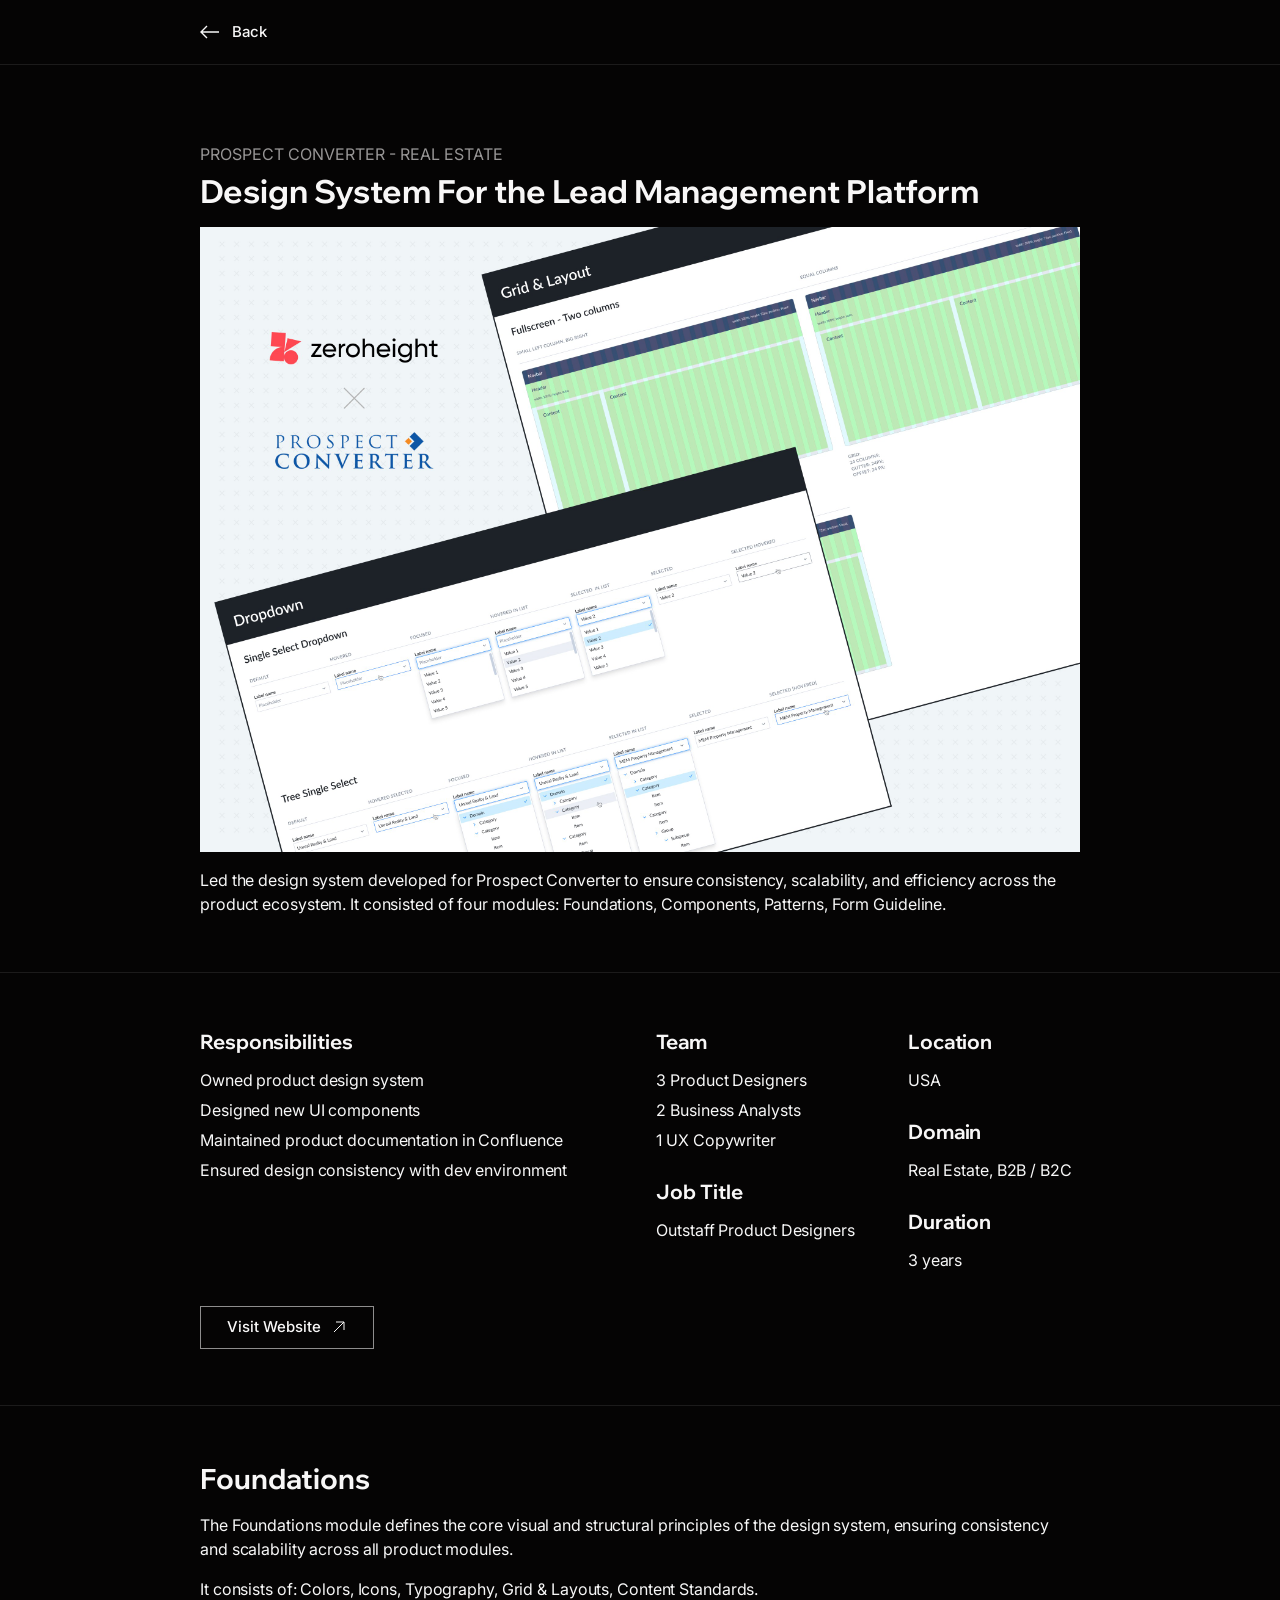
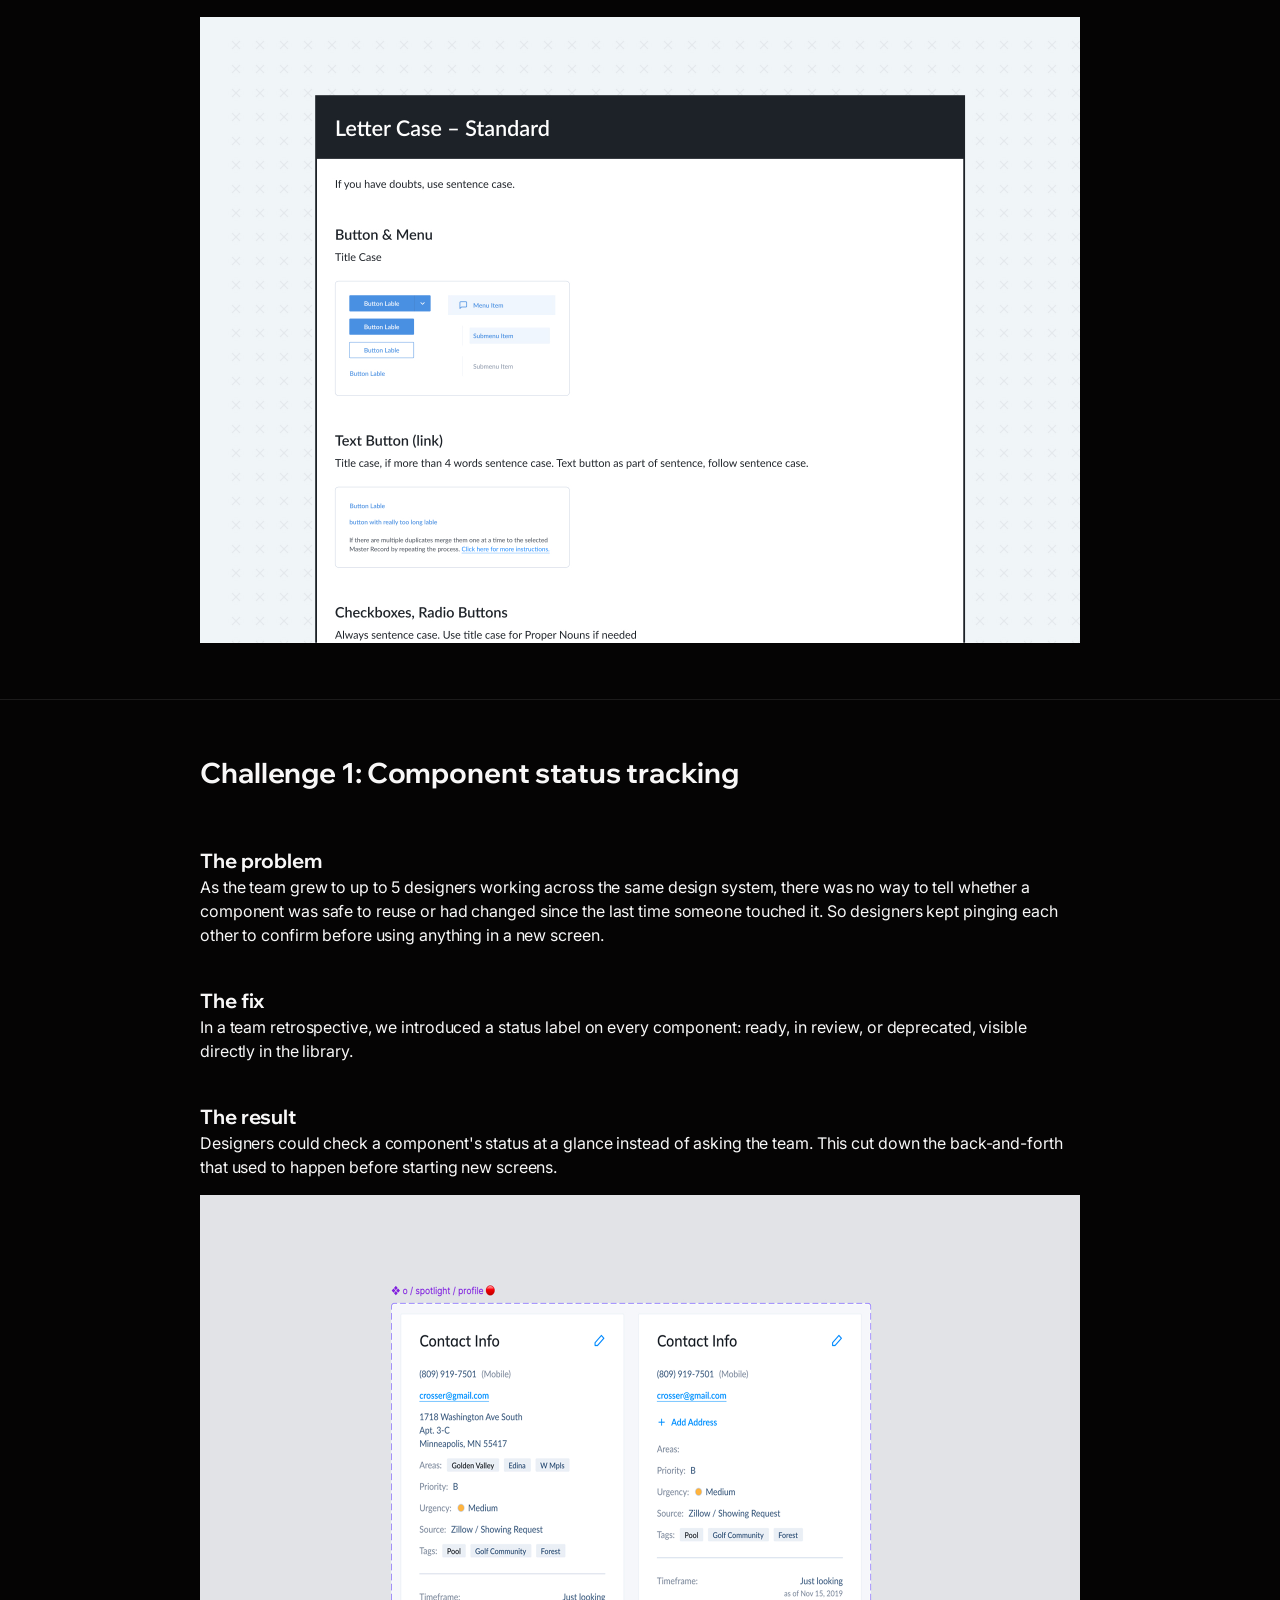
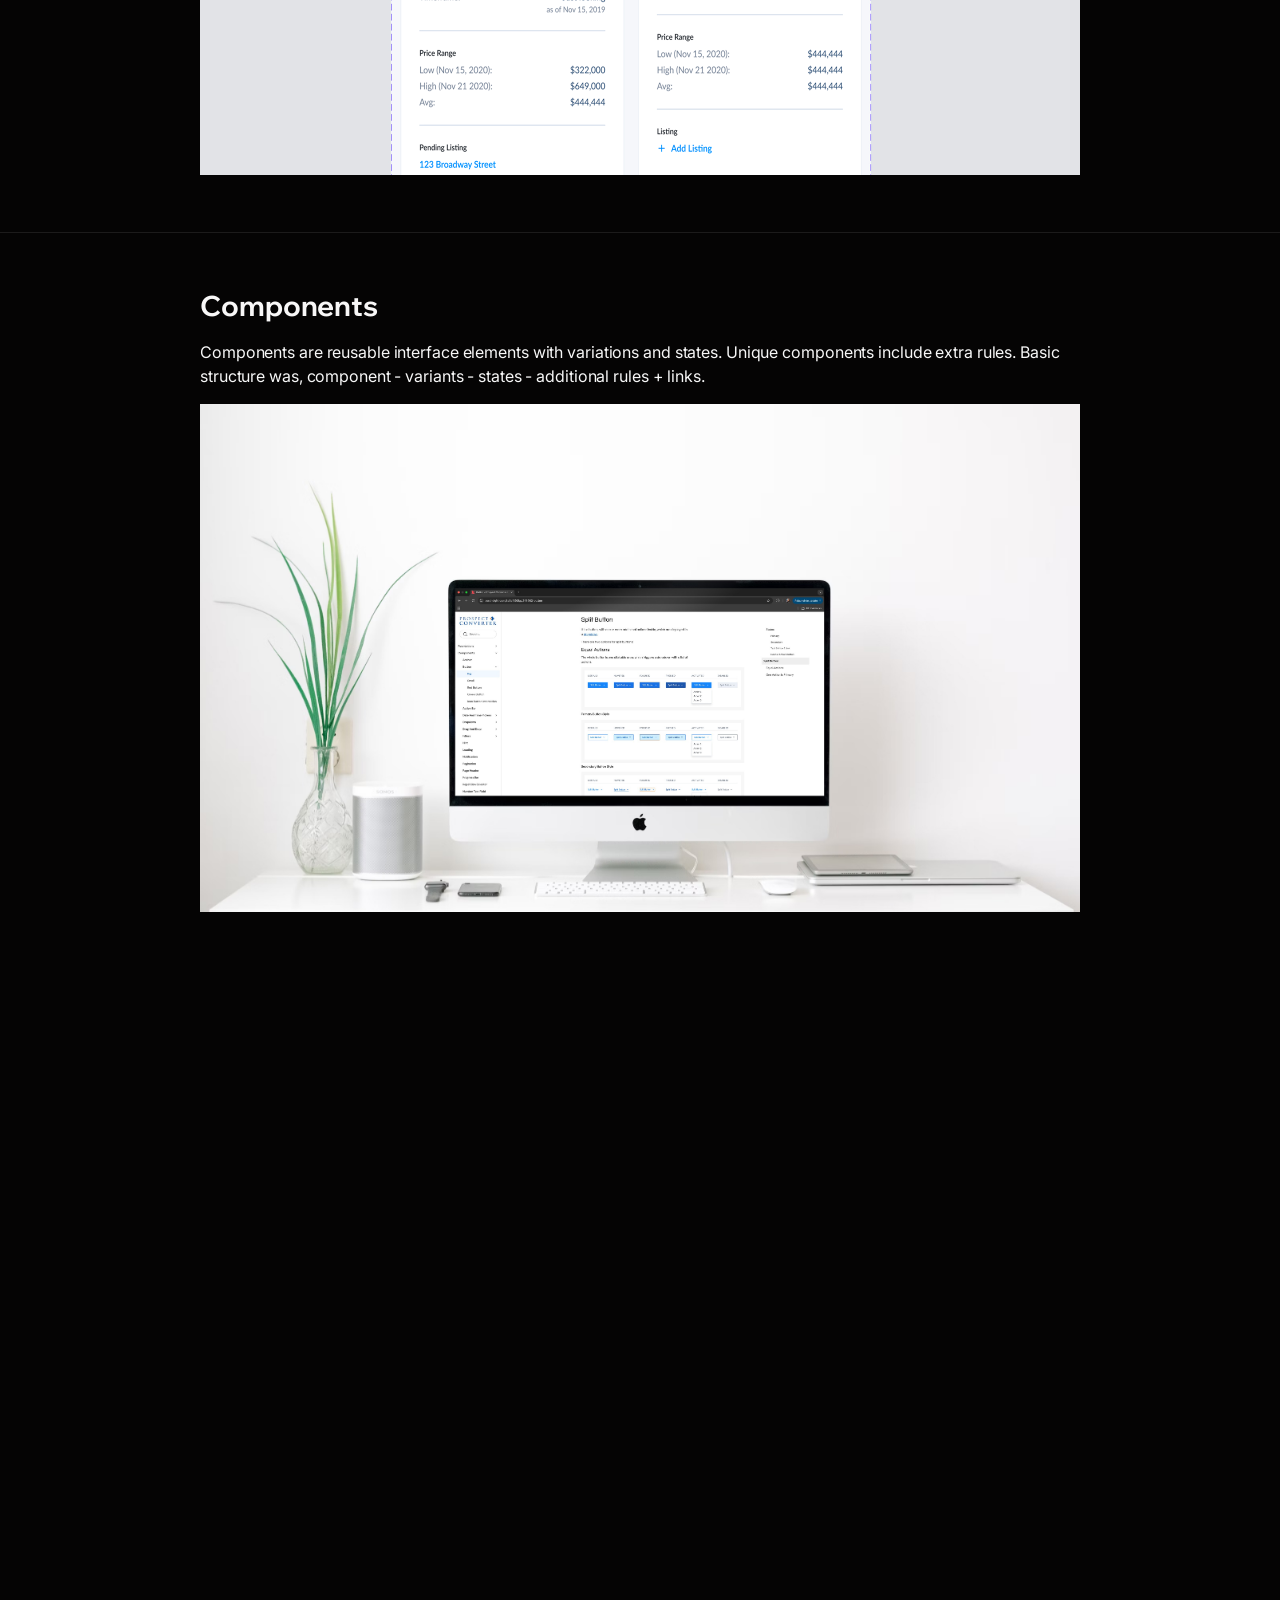
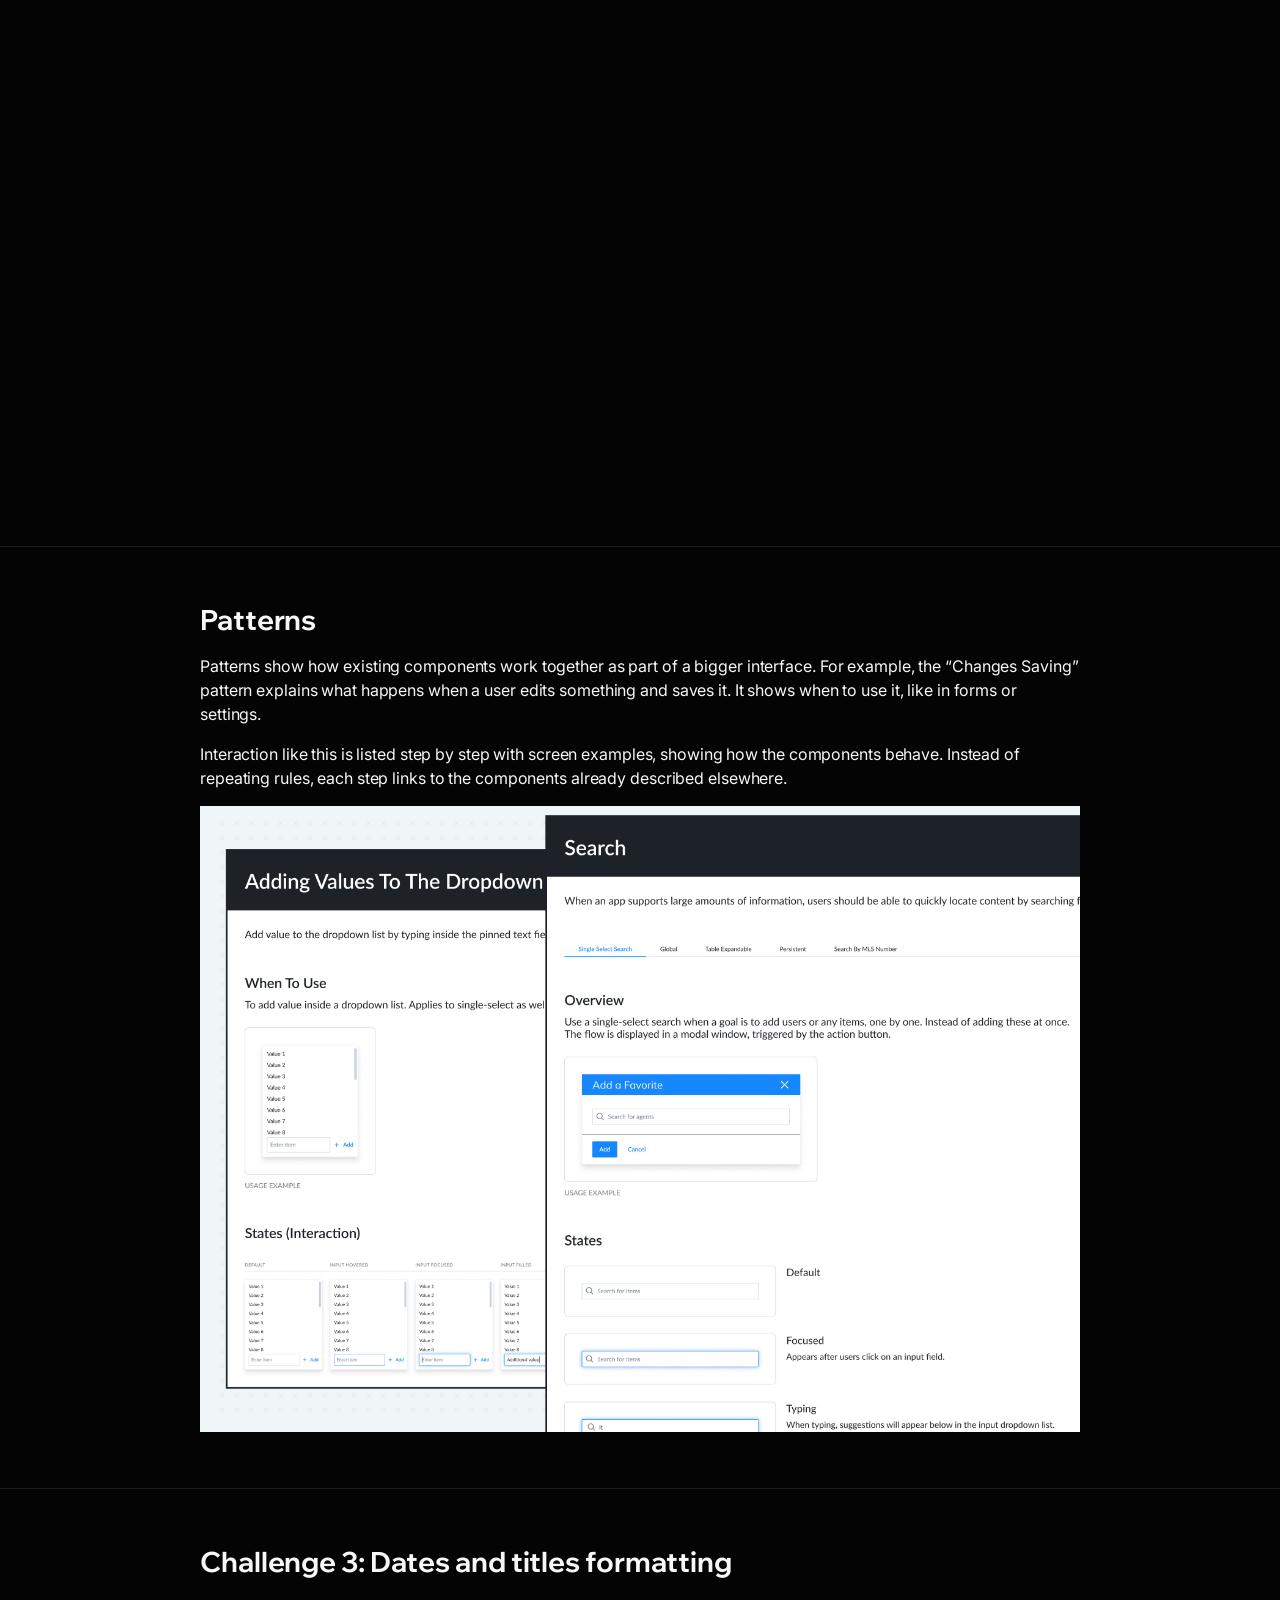
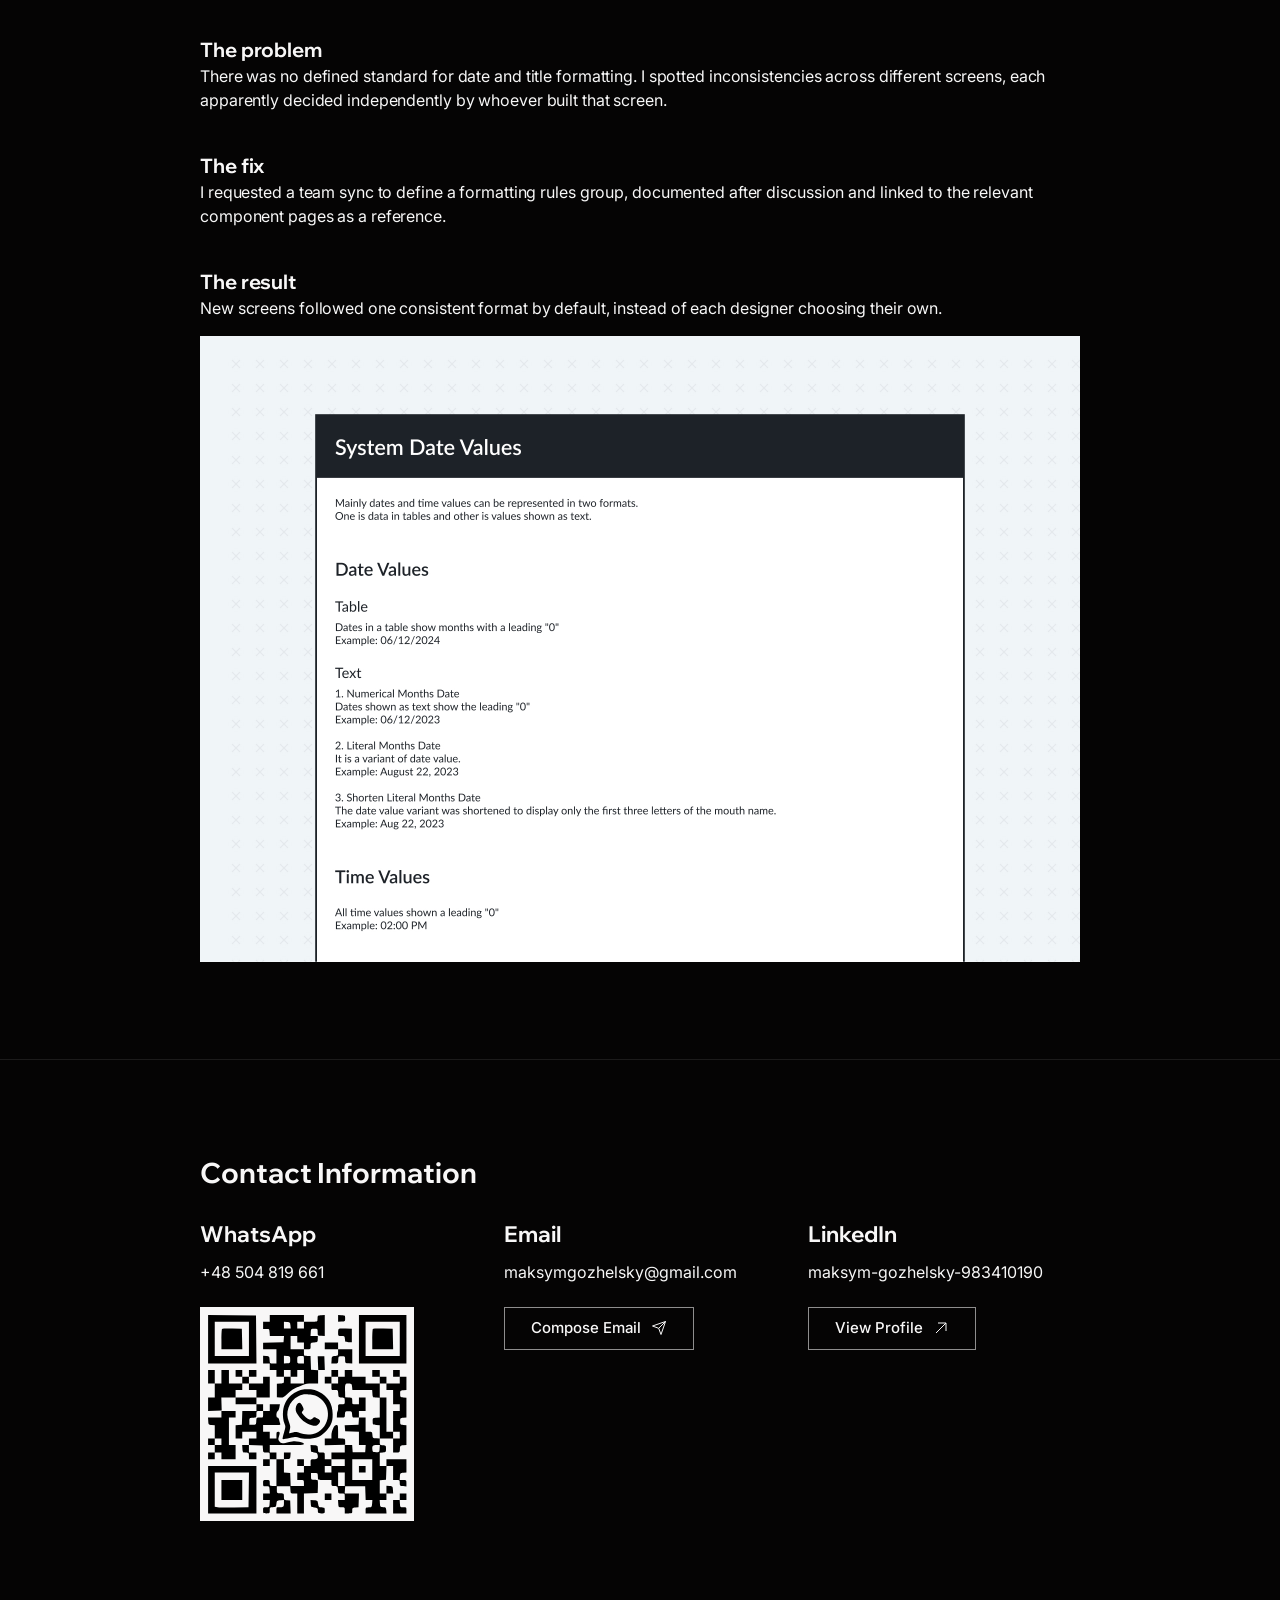
<file: prospect-converter-ds.html>
<!DOCTYPE html>
<html lang="en" class="no-js">
<head>
  <meta charset="UTF-8" />
  <meta name="viewport" content="width=device-width, initial-scale=1.0" />
  <title>Design System For a Real Estate Platform — Maksym Gozhelsky</title>
  <meta name="description" content="Case study: a design system for Prospect Converter's lead management platform." />
  <link rel="icon" href="assets/favicon-light.svg" media="(prefers-color-scheme: light)" />
  <link rel="icon" href="assets/favicon-dark.svg" media="(prefers-color-scheme: dark)" />
  <link rel="preconnect" href="https://fonts.googleapis.com" />
  <link rel="preconnect" href="https://fonts.gstatic.com" crossorigin />
  <link href="https://fonts.googleapis.com/css2?family=Wix+Madefor+Display:wght@400;500;600;700;800&family=Inter:wght@200;400;500;600&display=swap" rel="stylesheet" />
  <link rel="stylesheet" href="styles.css" />
  <link rel="stylesheet" href="case.css" />
</head>
<body class="case-page">
  <header class="nav">
    <div class="container nav__inner">
      <a href="index.html#case" class="casenav__back">
        <svg width="20" height="14" viewBox="0 0 20 14" fill="none" aria-hidden="true"><path d="M7 1L1 7L7 13M1 7H19" stroke="currentColor" stroke-width="1.4"/></svg>
        Back
      </a>
    </div>
  </header>

  <main>
    <section class="casehead">
      <div class="container">
        <p class="casehead__tag reveal">Prospect Converter - Real Estate</p>
        <h1 class="casehead__title reveal">Design System For the Lead Management Platform</h1>
      </div>
    </section>

    <div class="casehero">
      <div class="container"><img src="assets/cases/pcds-hero.jpg" alt="Design system overview" loading="lazy" /></div>
    </div>

    <section class="container">
      <p class="caseintro reveal">Led the design system developed for Prospect Converter to ensure consistency, scalability, and efficiency across the
product ecosystem. It consisted of four modules: Foundations, Components, Patterns, Form Guideline.</p>

      <div class="casemeta reveal">
        <div class="casemeta__col">
          <div class="casemeta__group">
            <h2 class="casemeta__label">Responsibilities</h2>
            <ul class="casemeta__list">
              <li>Owned product design system</li>
              <li>Designed new UI components</li>
              <li>Maintained product documentation in Confluence</li>
              <li>Ensured design consistency with dev environment</li>
            </ul>
          </div>
        </div>
        <div class="casemeta__col">
          <div class="casemeta__group">
            <h2 class="casemeta__label">Team</h2>
            <p class="casemeta__val">3 Product Designers</p>
            <p class="casemeta__val">2 Business Analysts</p>
            <p class="casemeta__val">1 UX Copywriter</p>
          </div>
          <div class="casemeta__group">
            <h2 class="casemeta__label">Job Title</h2>
            <p class="casemeta__val">Outstaff Product Designers</p>
          </div>
        </div>
        <div class="casemeta__col">
          <div class="casemeta__group">
            <h2 class="casemeta__label">Location</h2>
            <p class="casemeta__val">USA</p>
          </div>
          <div class="casemeta__group">
            <h2 class="casemeta__label">Domain</h2>
            <p class="casemeta__val">Real Estate, B2B / B2C</p>
          </div>
          <div class="casemeta__group">
            <h2 class="casemeta__label">Duration</h2>
            <p class="casemeta__val">3 years</p>
          </div>
        </div>
      </div>

      <p class="reveal" style="margin-top:28px;">
        <a href="https://www.prospectconverter.com/public/index.jsp" class="btn btn--ghost" target="_blank" rel="noopener">
          Visit Website
          <svg width="16" height="16" viewBox="0 0 16 16" fill="none" aria-hidden="true"><path d="M3 13L13 3M13 3H5M13 3v8" stroke="currentColor" stroke-width="1"/></svg>
        </a>
      </p>
    </section>

    <section class="casesection container reveal">
      <h2 class="casesection__title">Foundations</h2>
      <p class="casesection__text">The Foundations module defines the core visual and structural principles of the design system, ensuring consistency and scalability across all product modules.</p>
      <p class="casesection__text">It consists of: Colors, Icons, Typography, Grid & Layouts, Content Standards.</p>
      <figure class="casefig"><img src="assets/cases/pcds-foundations.jpg" alt="Foundations module" loading="lazy" /></figure>
    </section>

    <section class="casesection new-one-column-section container reveal">
      <h2 class="casesection__title">Challenge 1: Component status tracking</h2>

      <h3 class="casesub">The problem</h3>
      <p class="casesection__text">As the team grew to up to 5 designers working across the same design system, there was no way to tell whether a component was safe to reuse or had changed since the last time someone touched it. So designers kept pinging each other to confirm before using anything in a new screen.</p>

      <h3 class="casesub">The fix</h3>
      <p class="casesection__text">In a team retrospective, we introduced a status label on every component: ready, in review, or deprecated, visible directly in the library.</p>

      <h3 class="casesub">The result</h3>
      <p class="casesection__text">Designers could check a component's status at a glance instead of asking the team. This cut down the back-and-forth that used to happen before starting new screens.</p>
      <figure class="casefig"><img src="assets/cases/pcds-components-status.jpg" alt="Auction submission dashboard" loading="lazy" /></figure>
    </section>


    <section class="casesection container reveal">
      <h2 class="casesection__title">Components</h2>
      <p class="casesection__text">Components are reusable interface elements with variations and states. Unique components include extra rules. Basic structure was, component - variants - states - additional rules + links.</p>
      <figure class="casefig"><img src="assets/cases/pcds-components.jpg" alt="Components module" loading="lazy" /></figure>
    </section>

    <section class="casesection new-one-column-section container reveal">
      <h2 class="casesection__title">Challenge 2: Form guideline for the dev team</h2>

      <h3 class="casesub">The problem</h3>
      <p class="casesection__text">The product had many forms across B2B and B2C sharing a lot of common rules, but no documented reference for how they should be structured. Developers had no consistent way to know which components to use or how to place them, and every new form risked drifting from existing patterns.</p>

      <h3 class="casesub">The fix</h3>
      <p class="casesection__text">In a weekly sync with the Dev team, we agreed to build a Form Guideline covering all necessary variations: single controls, control or text groups, and subgroups.</p>

      <h3 class="casesub">The result</h3>
      <p class="casesection__text">Developers could assemble new forms directly from the documented rules, without needing a designer to spec every screen individually.</p>
      <figure class="casefig"><img src="assets/cases/pcds-formguide.jpg" alt="Auction submission dashboard" loading="lazy" /></figure>
    </section>

    <section class="casesection container reveal">
      <h2 class="casesection__title">Patterns</h2>
      <p class="casesection__text">Patterns show how existing components work together as part of a bigger interface. For example, the &ldquo;Changes Saving&rdquo; pattern explains what happens when a user edits something and saves it. It shows when to use it, like in forms or settings.</p>
      <p class="casesection__text">Interaction like this is listed step by step with screen examples, showing how the components behave. Instead of repeating rules, each step links to the components already described elsewhere.</p>
      <figure class="casefig"><img src="assets/cases/pcds-patterns.jpg" alt="Patterns module" loading="lazy" /></figure>
    </section>

    <section class="casesection new-one-column-section container reveal">
      <h2 class="casesection__title">Challenge 3: Dates and titles formatting</h2>

      <h3 class="casesub">The problem</h3>
      <p class="casesection__text">There was no defined standard for date and title formatting. I spotted inconsistencies across different screens, each apparently decided independently by whoever built that screen.</p>

      <h3 class="casesub">The fix</h3>
      <p class="casesection__text">I requested a team sync to define a formatting rules group, documented after discussion and linked to the relevant component pages as a reference.</p>

      <h3 class="casesub">The result</h3>
      <p class="casesection__text">New screens followed one consistent format by default, instead of each designer choosing their own.</p>
      <figure class="casefig"><img src="assets/cases/pcds-dates.jpg" alt="Auction submission dashboard" loading="lazy" /></figure>
    </section>

  <section id="contact" class="contact">
    <div class="container">
      <h2 class="contact__heading reveal">Contact Information</h2>
      <div class="contact__grid">
        <div class="contact__block reveal">
          <h3 class="contact__label">WhatsApp</h3>
          <p class="contact__value">+48 504 819 661</p>
          <a class="contact__qrwrap" href="https://wa.me/48504819661" target="_blank" rel="noopener" aria-label="Open WhatsApp chat">
            <img class="contact__qr" src="assets/qr-whatsapp.svg" alt="QR code — scan to open a WhatsApp chat" width="214" height="214" loading="lazy" />
          </a>
        </div>
        <div class="contact__block reveal">
          <h3 class="contact__label">Email</h3>
          <p class="contact__value">maksymgozhelsky@gmail.com</p>
          <a href="mailto:maksymgozhelsky@gmail.com" class="btn btn--ghost">
            Compose Email
            <svg width="16" height="16" viewBox="0 0 16 16" fill="none" aria-hidden="true"><path d="M14.5 1.5L7.7 8.3M14.5 1.5L10 14.5l-2.3-6.2L1.5 6l13-4.5Z" stroke="currentColor" stroke-width="1" stroke-linejoin="round"/></svg>
          </a>
        </div>
        <div class="contact__block reveal">
          <h3 class="contact__label">LinkedIn</h3>
          <p class="contact__value">maksym-gozhelsky-983410190</p>
          <a href="https://www.linkedin.com/in/maksym-gozhelsky-983410190/" class="btn btn--ghost" target="_blank" rel="noopener">
            View Profile
            <svg width="16" height="16" viewBox="0 0 16 16" fill="none" aria-hidden="true"><path d="M3 13L13 3M13 3H5M13 3v8" stroke="currentColor" stroke-width="1"/></svg>
          </a>
        </div>
      </div>
    </div>
  </section>

  <script src="script.js"></script>
</body>
</html>
</file>
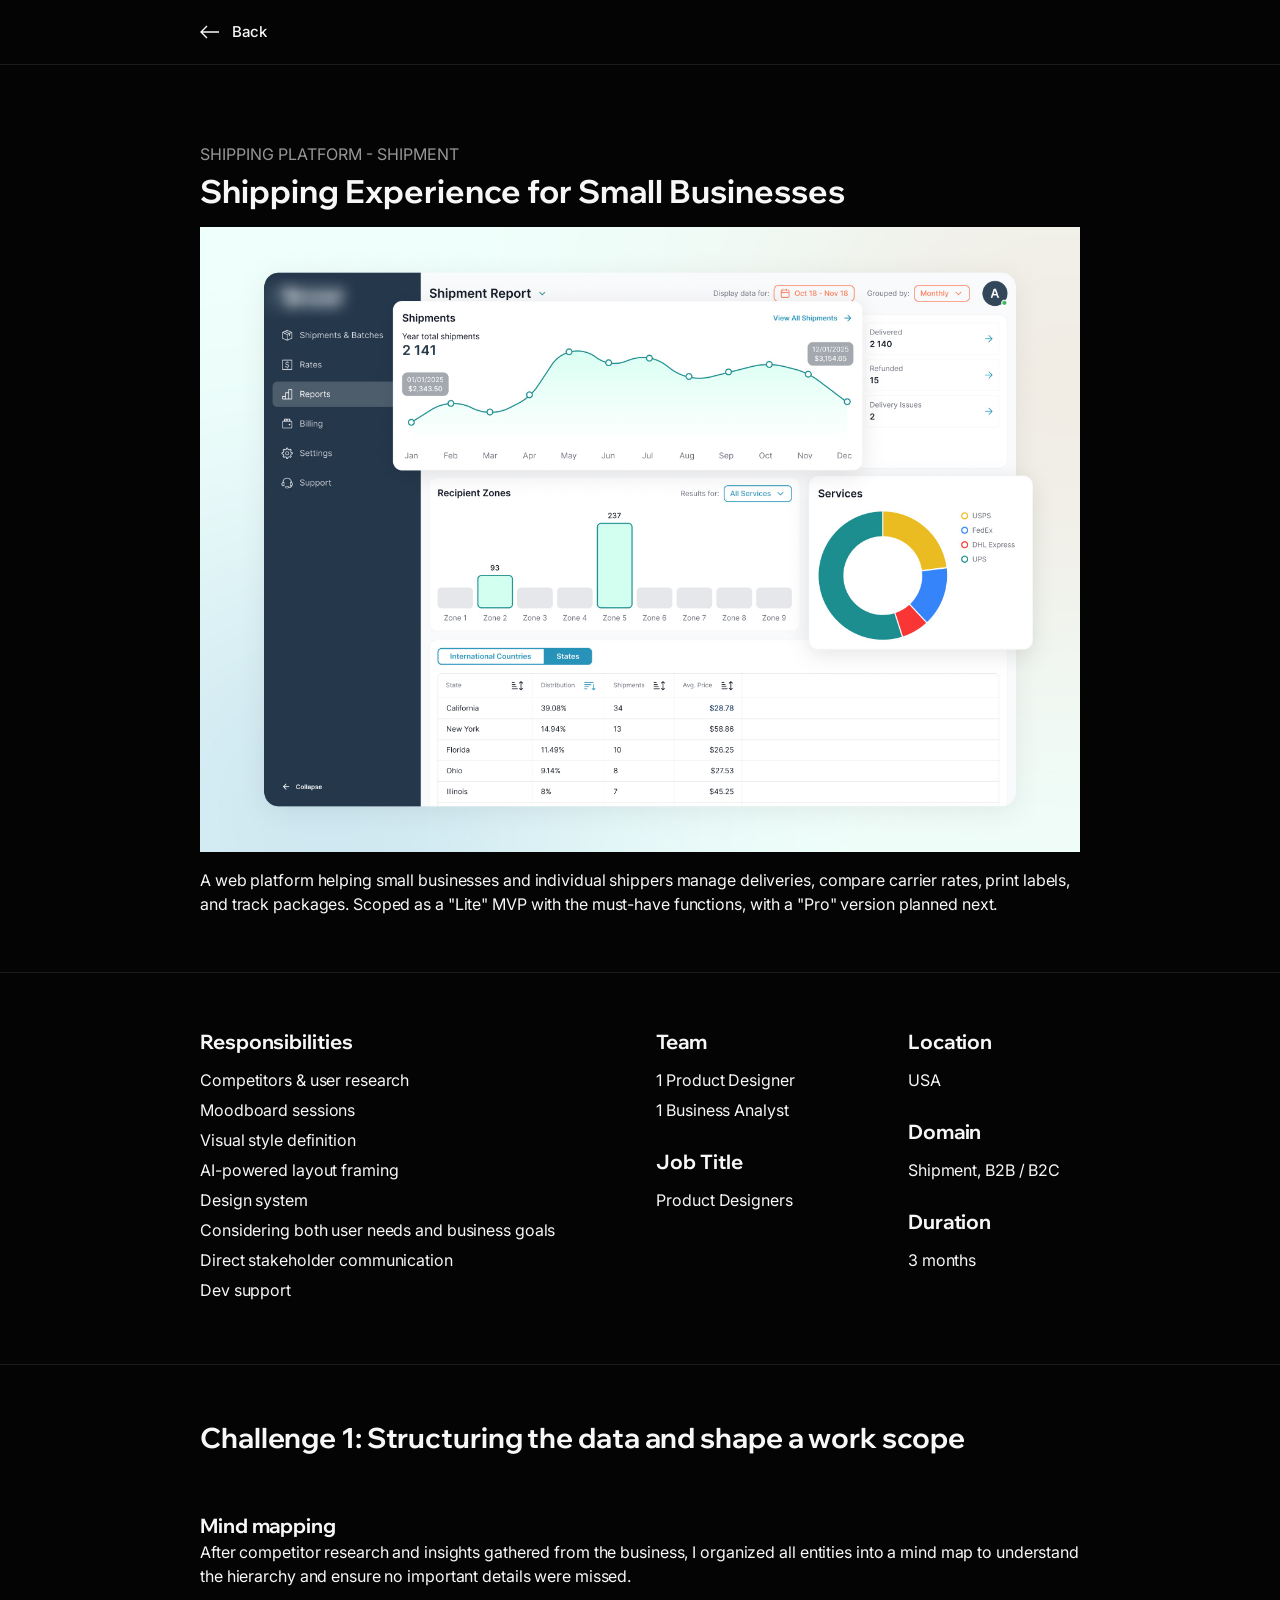
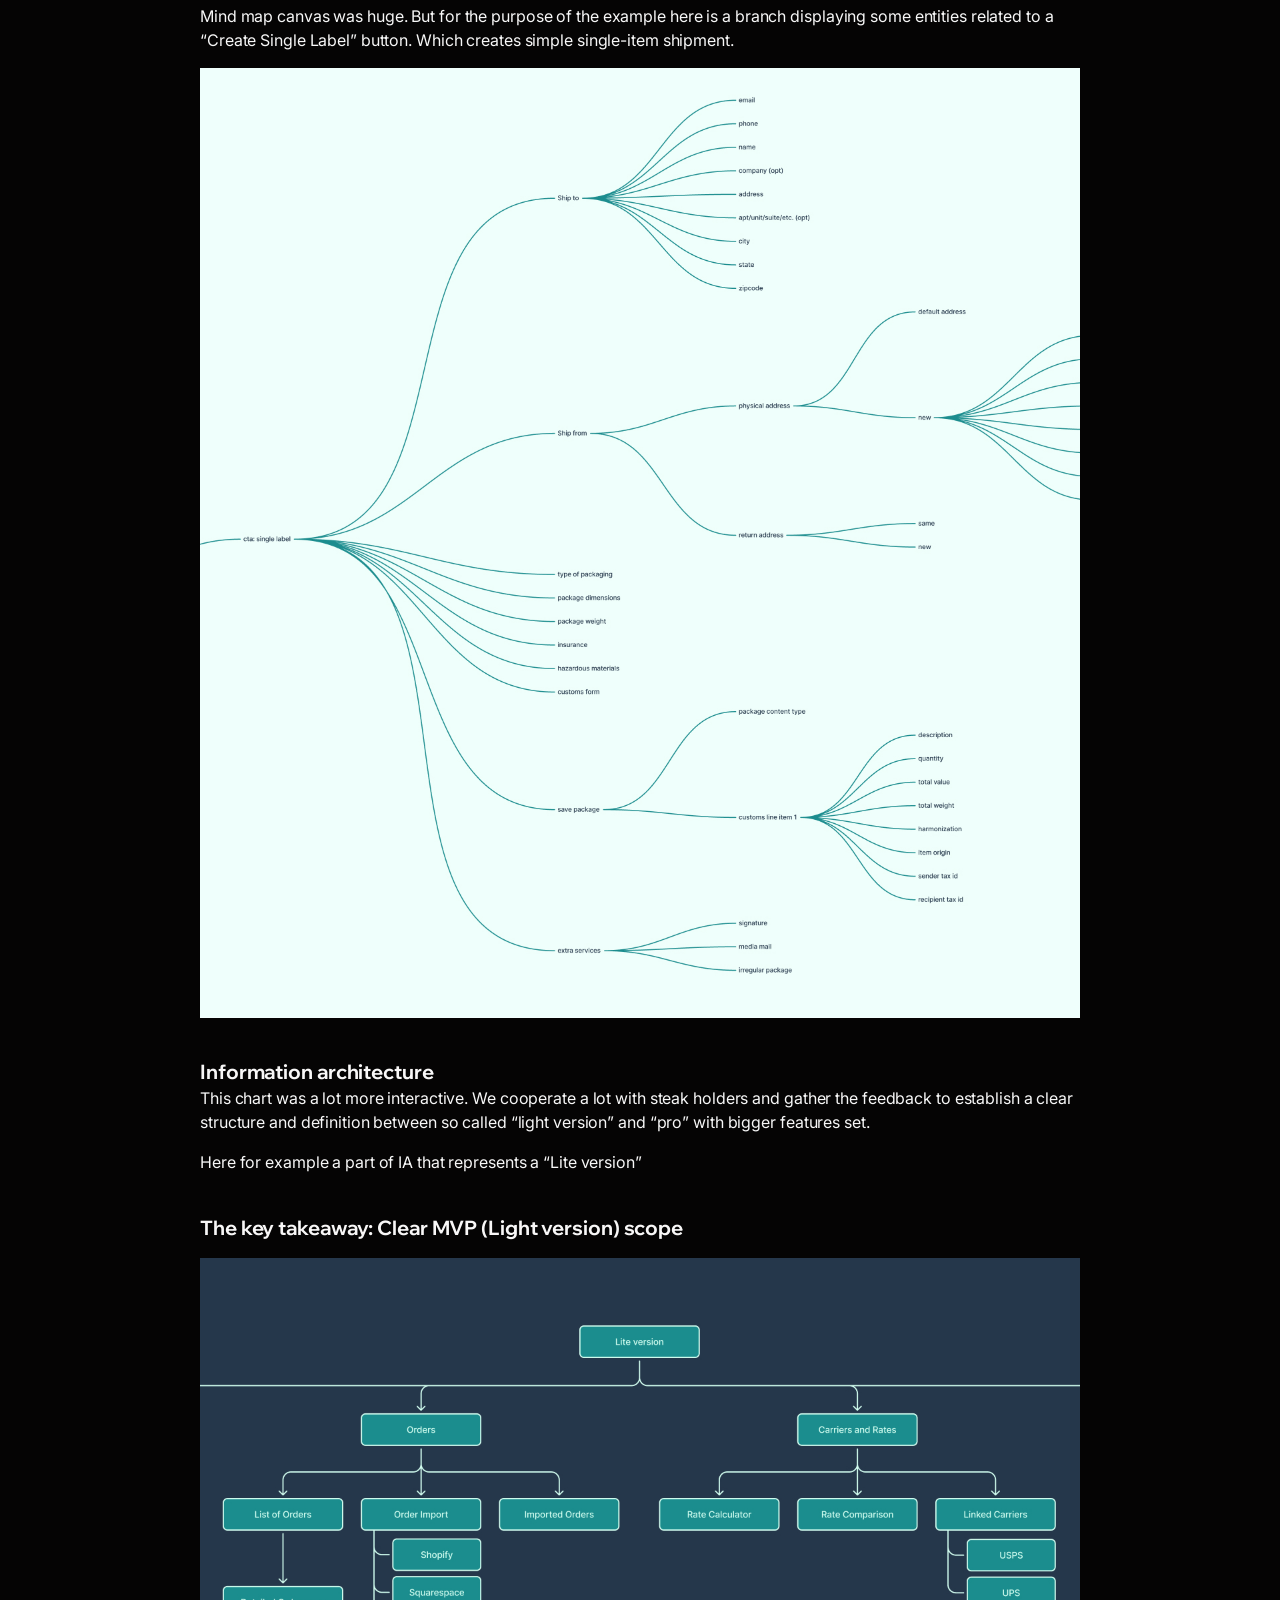
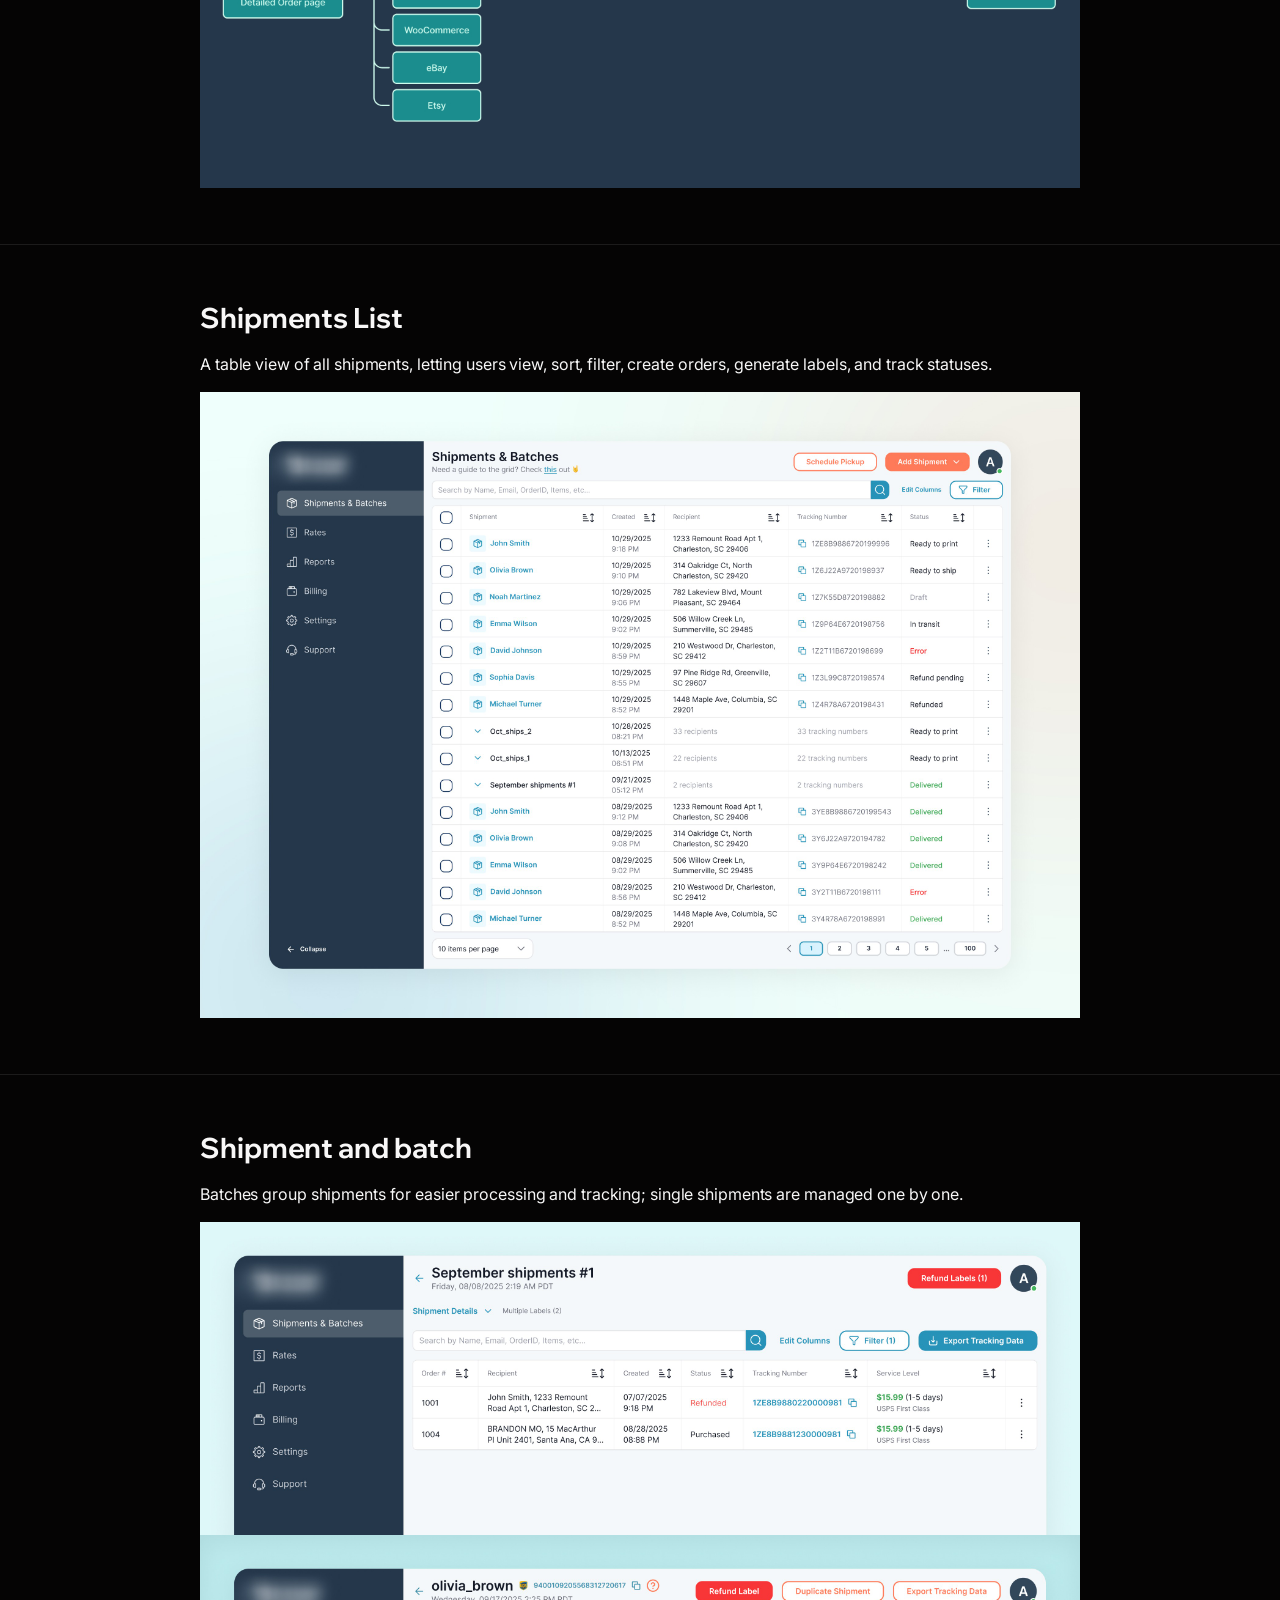
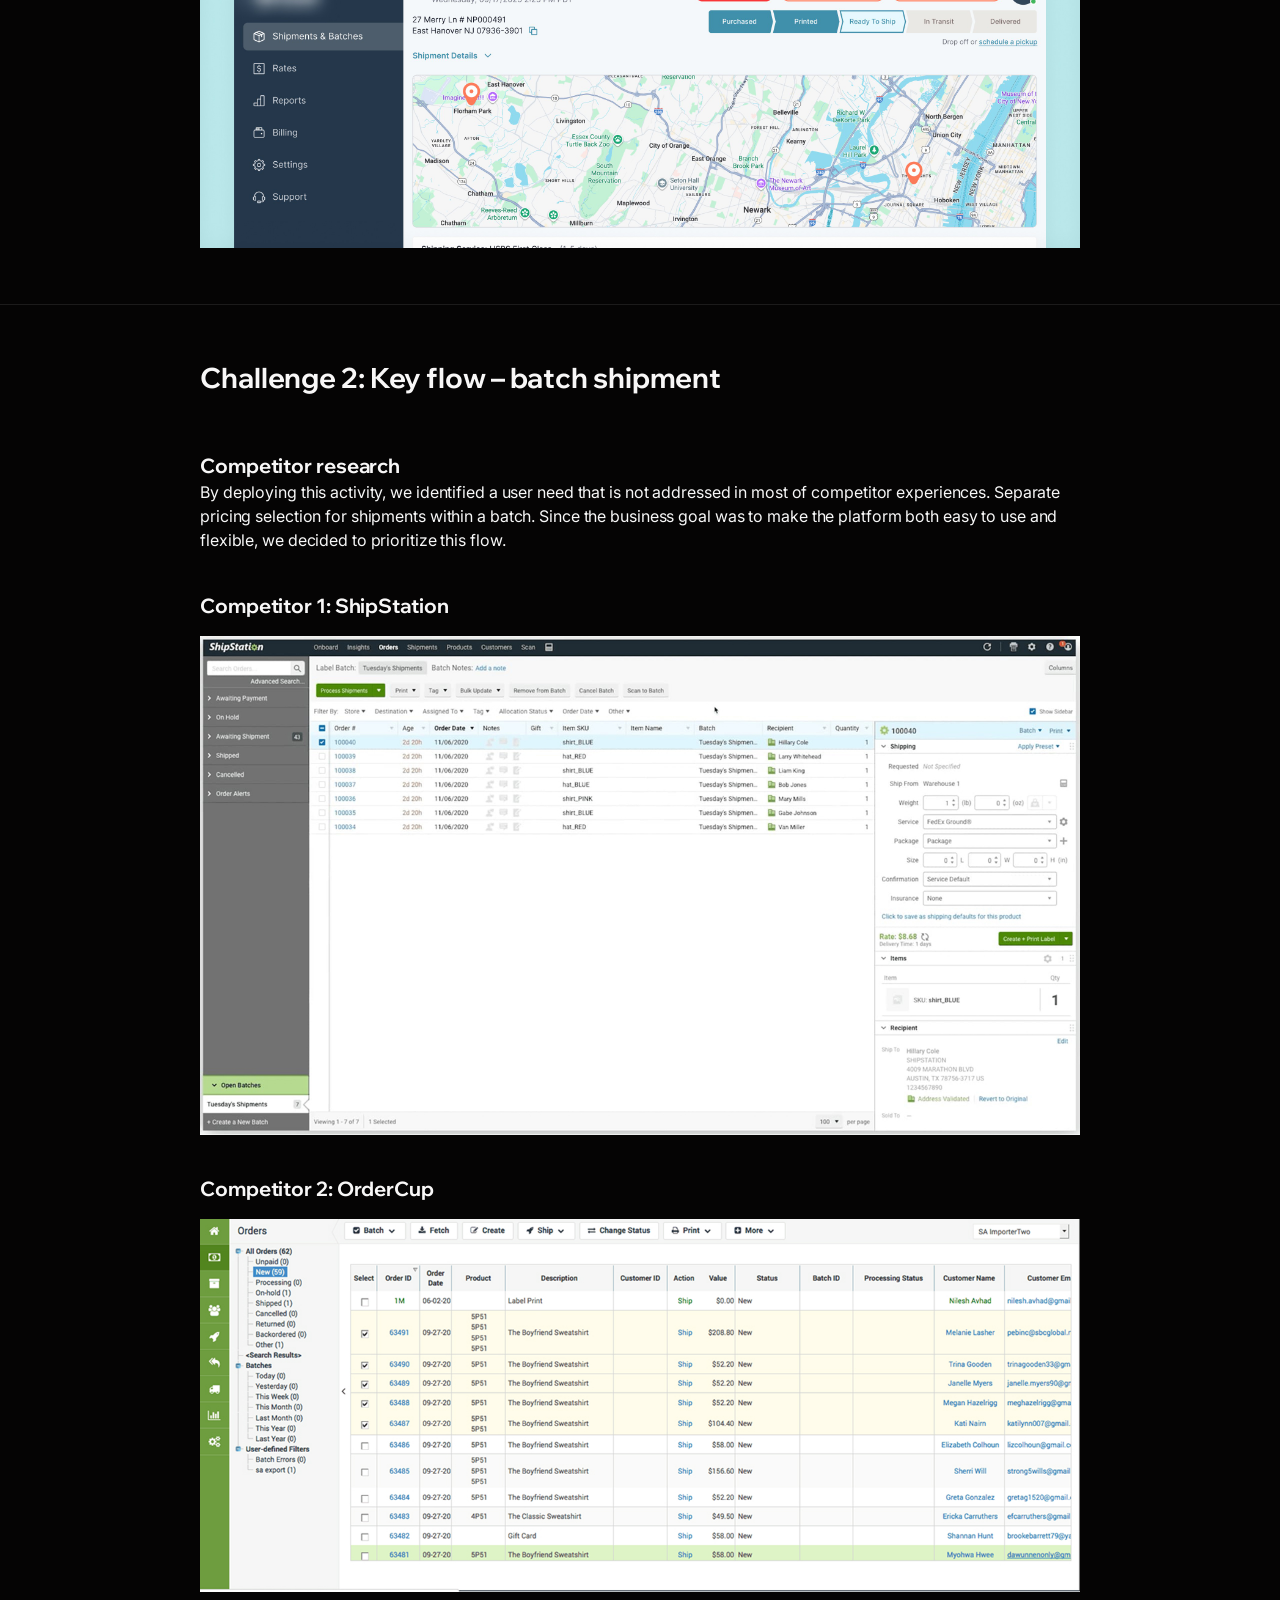
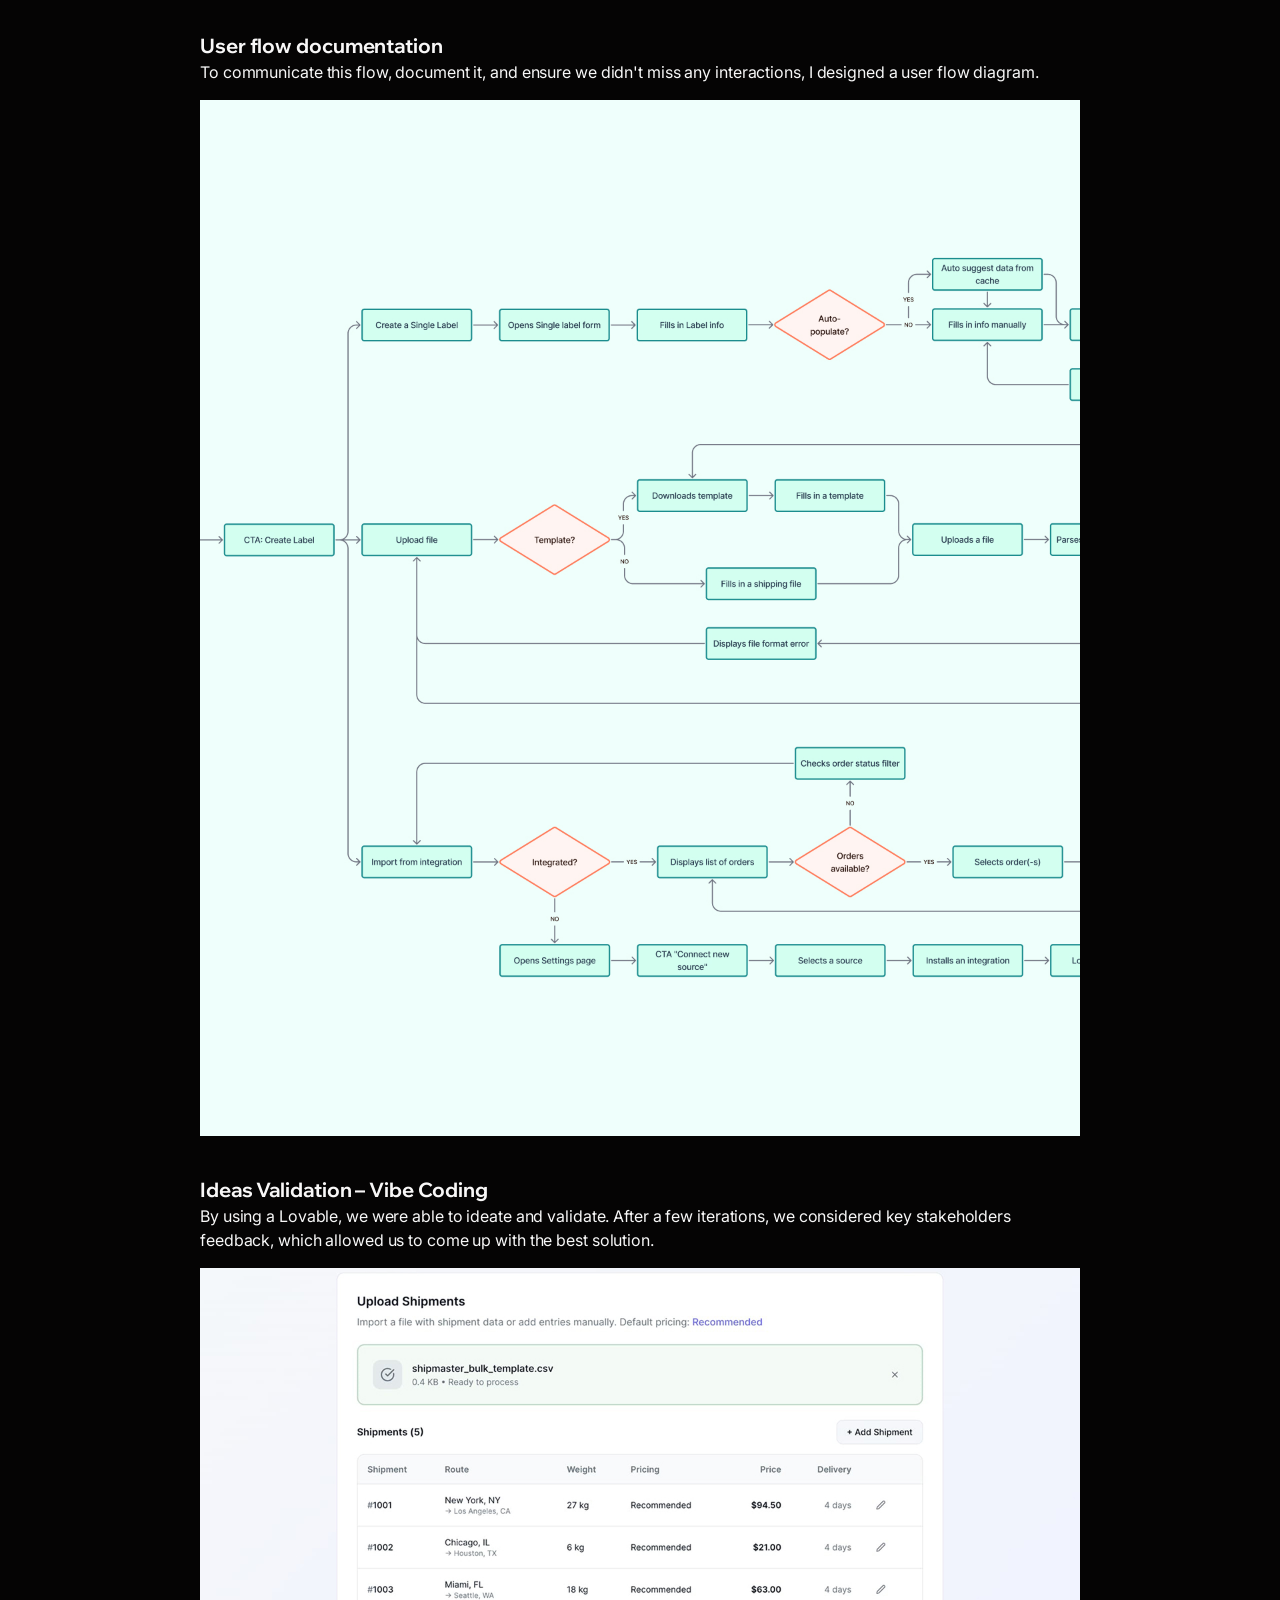
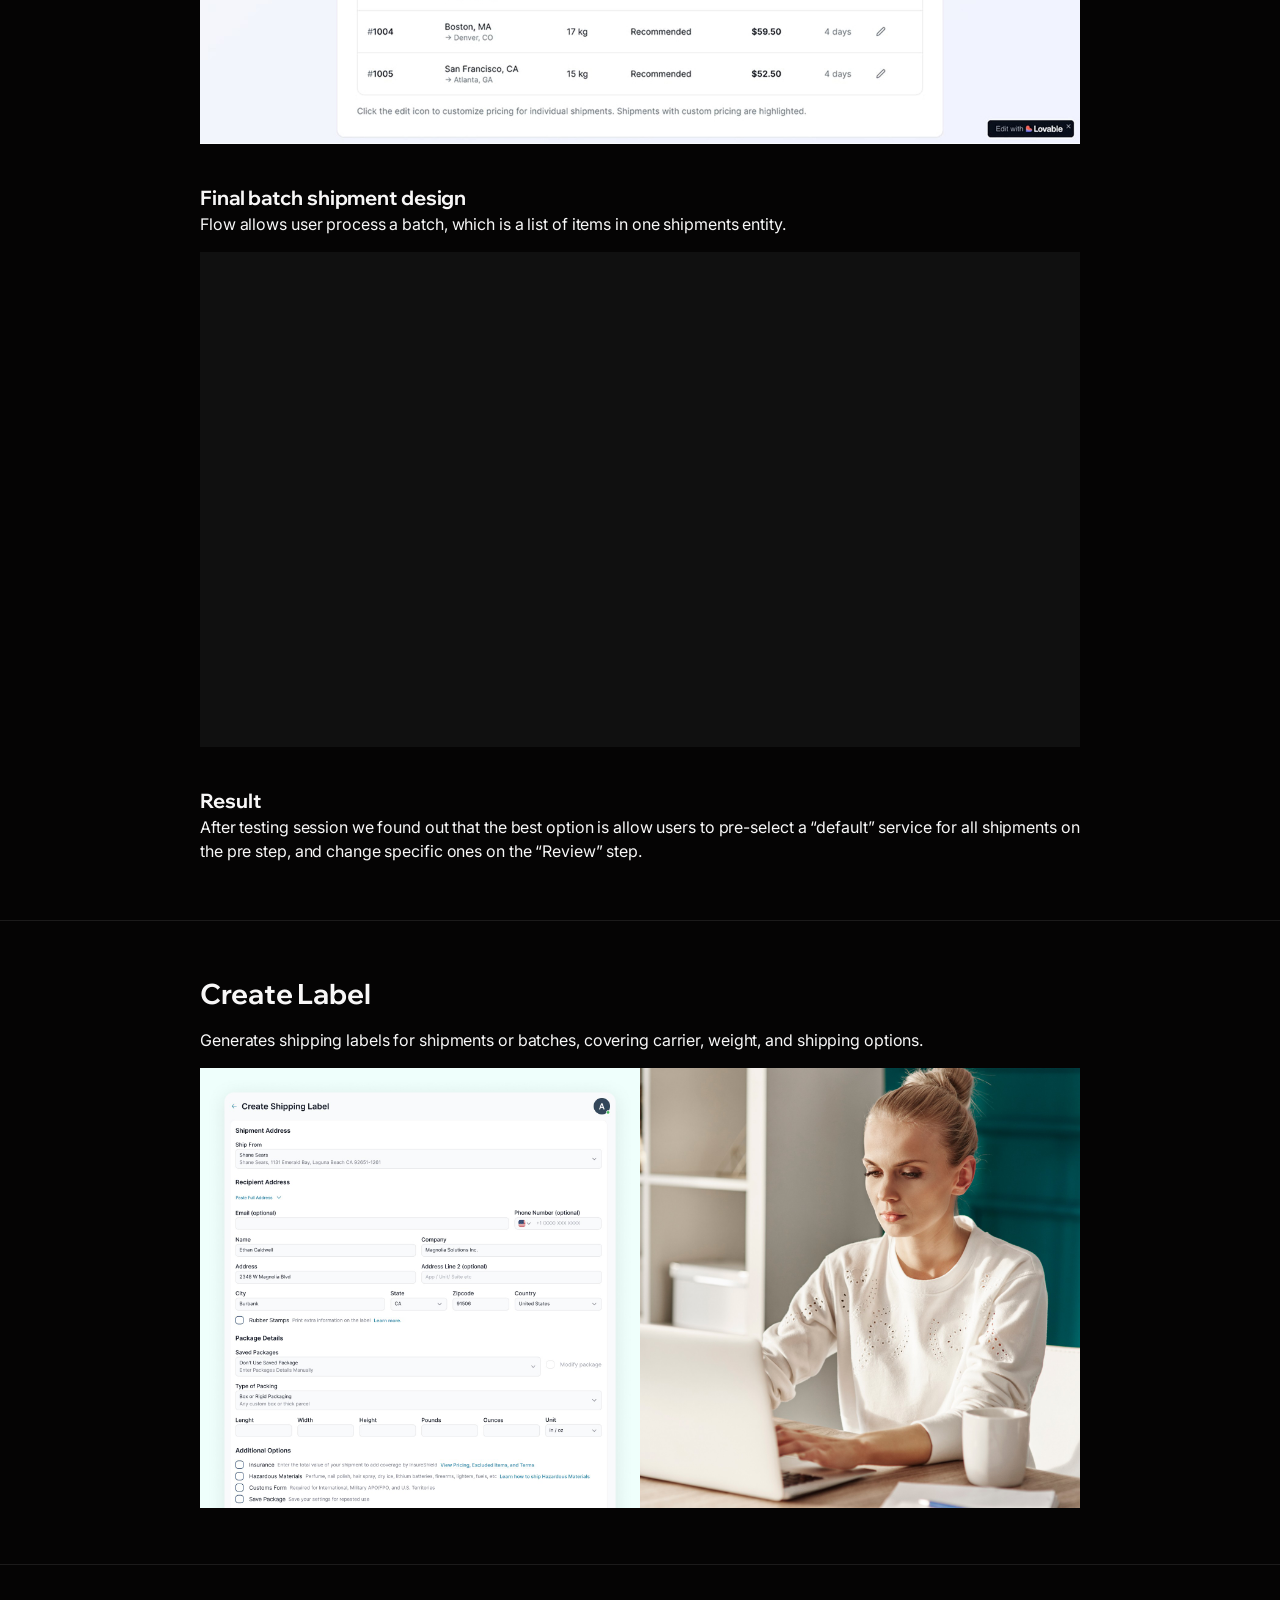
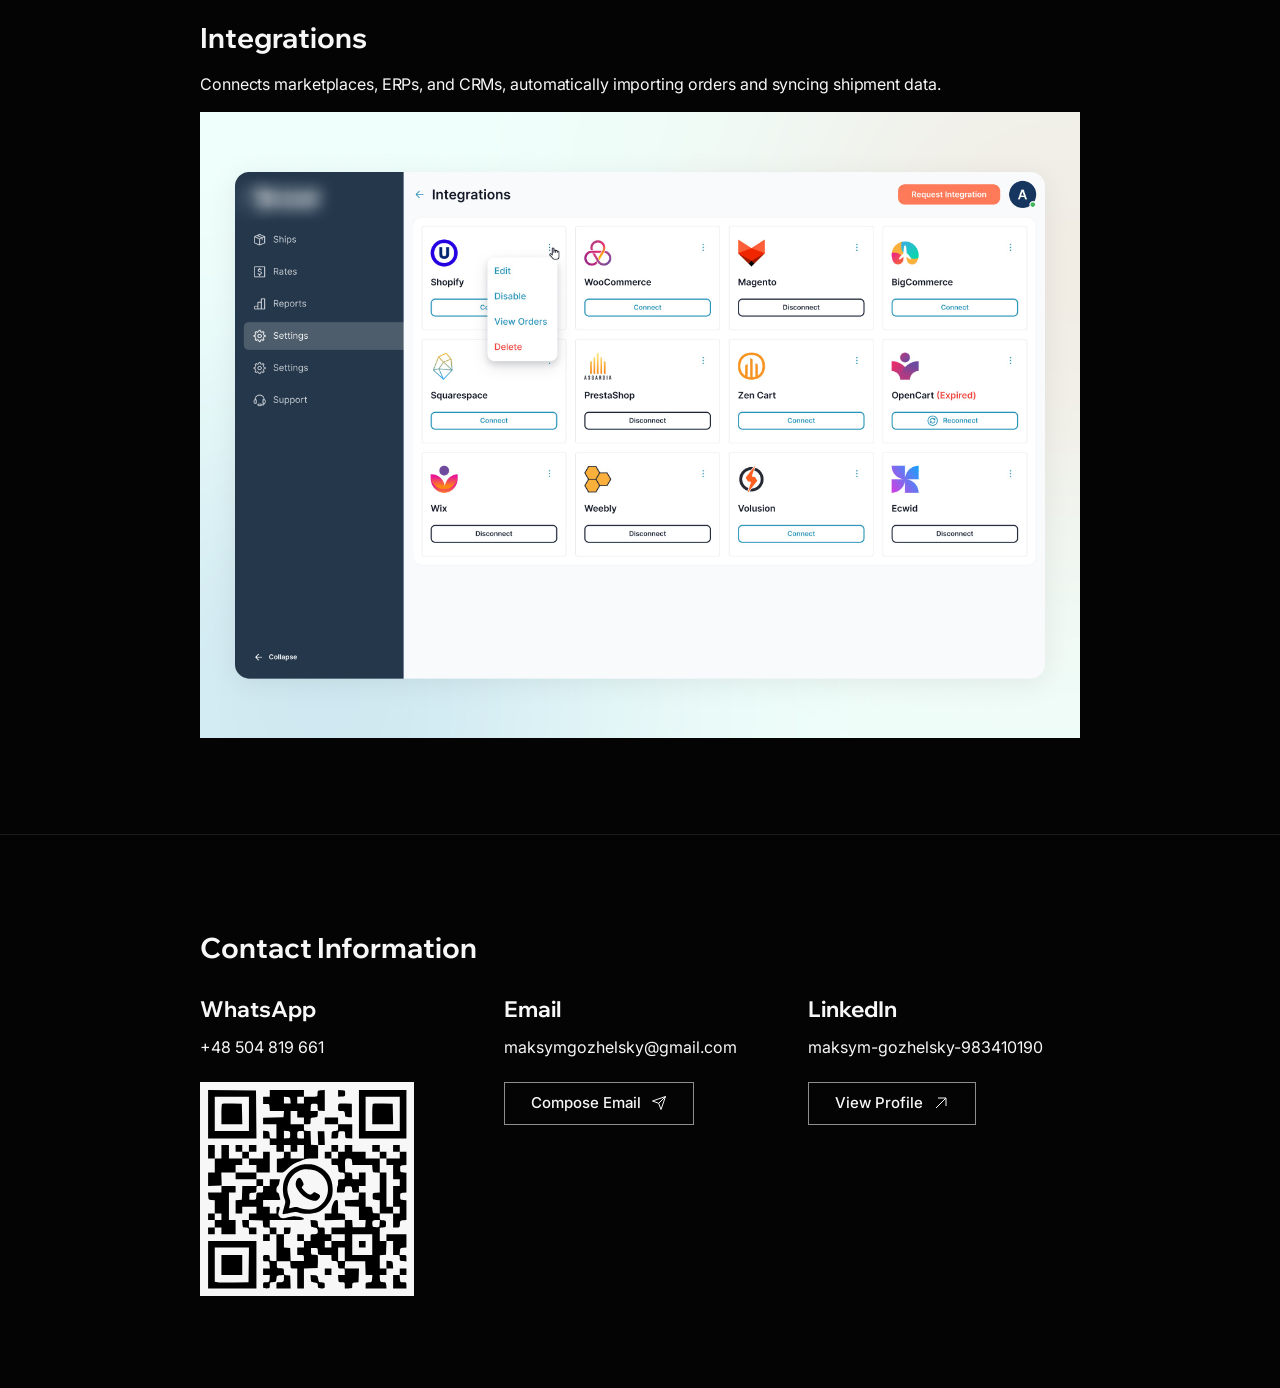
<file: shipment.html>
<!DOCTYPE html>
<html lang="en" class="no-js">
<head>
  <meta charset="UTF-8" />
  <meta name="viewport" content="width=device-width, initial-scale=1.0" />
  <title>Shipping Experience for Small Businesses — Maksym Gozhelsky</title>
  <meta name="description" content="Case study: a web platform helping small businesses manage deliveries, compare carrier rates, print labels, and track packages." />
  <link rel="icon" href="assets/favicon-light.svg" media="(prefers-color-scheme: light)" />
  <link rel="icon" href="assets/favicon-dark.svg" media="(prefers-color-scheme: dark)" />
  <link rel="preconnect" href="https://fonts.googleapis.com" />
  <link rel="preconnect" href="https://fonts.gstatic.com" crossorigin />
  <link href="https://fonts.googleapis.com/css2?family=Wix+Madefor+Display:wght@400;500;600;700;800&family=Inter:wght@200;400;500;600&display=swap" rel="stylesheet" />
  <link rel="stylesheet" href="styles.css" />
  <link rel="stylesheet" href="case.css" />
</head>
<body class="case-page">

  <!-- NAV -->
  <header class="nav">
    <div class="container nav__inner">
      <a href="index.html#case" class="casenav__back">
        <svg width="20" height="14" viewBox="0 0 20 14" fill="none" aria-hidden="true">
          <path d="M7 1L1 7L7 13M1 7H19" stroke="currentColor" stroke-width="1.4"/>
        </svg>
        Back
      </a>
    </div>
  </header>

  <main>
    <!-- HEADER -->
    <section class="casehead">
      <div class="container">
        <p class="casehead__tag reveal">Shipping Platform - Shipment</p>
        <h1 class="casehead__title reveal">Shipping Experience for Small Businesses</h1>
      </div>
    </section>

    <!-- HERO -->
    <div class="casehero">
      <div class="container">
        <img src="assets/cases/shipment-hero.jpg" alt="Shipment report dashboard" loading="lazy" />
      </div>
    </div>

    <!-- INTRO + META -->
    <section class="container">
      <p class="caseintro reveal">A web platform helping small businesses and individual shippers manage deliveries, compare carrier rates, print labels, and track packages. Scoped as a "Lite" MVP with the must-have functions, with a "Pro" version planned next.</p>

      <div class="casemeta reveal">
        <div class="casemeta__col">
          <div class="casemeta__group">
            <h2 class="casemeta__label">Responsibilities</h2>
            <ul class="casemeta__list">
              <li>Competitors &amp; user research</li>
              <li>Moodboard sessions</li>
              <li>Visual style definition</li>
              <li>AI-powered layout framing</li>
              <li>Design system</li>
              <li>Considering both user needs and business goals</li>
              <li>Direct stakeholder communication</li>
              <li>Dev support</li>
            </ul>
          </div>
        </div>
        <div class="casemeta__col">
          <div class="casemeta__group">
            <h2 class="casemeta__label">Team</h2>
            <p class="casemeta__val">1 Product Designer</p>
            <p class="casemeta__val">1 Business Analyst</p>
          </div>
          <div class="casemeta__group">
            <h2 class="casemeta__label">Job Title</h2>
            <p class="casemeta__val">Product Designers</p>
          </div>
        </div>
        <div class="casemeta__col">
          <div class="casemeta__group">
            <h2 class="casemeta__label">Location</h2>
            <p class="casemeta__val">USA</p>
          </div>
          <div class="casemeta__group">
            <h2 class="casemeta__label">Domain</h2>
            <p class="casemeta__val">Shipment, B2B / B2C</p>
          </div>
          <div class="casemeta__group">
            <h2 class="casemeta__label">Duration</h2>
            <p class="casemeta__val">3 months</p>
          </div>
        </div>
      </div>
    </section>

    <!-- SECTIONS -->

    <section class="casesection new-one-column-section container reveal">
      <h2 class="casesection__title">Challenge 1: Structuring the data and shape a work scope</h2>

      <h3 class="casesub">Mind mapping</h3>
      <p class="casesection__text">After competitor research and insights gathered from the business, I organized all entities into a mind map to understand the hierarchy and ensure no important details were missed.</p>
      <p class="casesection__text">Mind map canvas was huge. But for the purpose of the example here is a branch displaying some entities related to a “Create Single Label” button. Which creates simple single-item shipment.</p>
      <figure class="casefig"><img src="assets/cases/shipment-image-2.jpg" alt="Auction submission dashboard" loading="lazy" /></figure>

      <h3 class="casesub">Information architecture</h3>
      <p class="casesection__text">This chart was a lot more interactive. We cooperate a lot with steak holders and gather the feedback to establish a clear structure and definition between so called “light version” and “pro” with bigger features set.</p>
      <p class="casesection__text">Here for example a part of IA that represents a “Lite version”</p>

      <h3 class="casesub">The key takeaway: Clear MVP (Light version) scope</h3>
      <figure class="casefig"><img src="assets/cases/shipment-image-3.jpg" alt="Auction submission dashboard" loading="lazy" /></figure>
    </section>

    <section class="casesection container reveal">
      <h2 class="casesection__title">Shipments List</h2>
      <p class="casesection__text">A table view of all shipments, letting users view, sort, filter, create orders, generate labels, and track statuses.</p>
      <figure class="casefig"><img src="assets/cases/shipment-list.jpg" alt="Shipments list table" loading="lazy" /></figure>
    </section>

    <section class="casesection container reveal">
      <h2 class="casesection__title">Shipment and batch</h2>
      <p class="casesection__text">Batches group shipments for easier processing and tracking; single shipments are managed one by one.</p>
      <figure class="casefig casefig--pair">
        <img src="assets/cases/shipment-batch-1.jpg" alt="Batch shipment view" loading="lazy" />
        <img src="assets/cases/shipment-batch-2.jpg" alt="Single shipment view" loading="lazy" />
      </figure>
    </section>

    <section class="casesection new-one-column-section container reveal">
      <h2 class="casesection__title">Challenge 2: Key flow – batch shipment</h2>

      <h3 class="casesub">Competitor research</h3>
      <p class="casesection__text">By deploying this activity, we identified a user need that is not addressed in most of competitor experiences. Separate pricing selection for shipments within a batch. Since the business goal was to make the platform both easy to use and flexible, we decided to prioritize this flow.</p>

      <h3 class="casesub">Competitor 1: ShipStation</h3>
      <figure class="casefig"><img src="assets/cases/shipment-image-4.jpg" alt="Auction submission dashboard" loading="lazy" /></figure>

      <h3 class="casesub">Competitor 2: OrderCup</h3>
      <figure class="casefig"><img src="assets/cases/shipment-image-5.jpg" alt="Auction submission dashboard" loading="lazy" /></figure>

      <h3 class="casesub">User flow documentation</h3>
      <p class="casesection__text">To communicate this flow, document it, and ensure we didn't miss any interactions, I designed a user flow diagram.</p>
      <figure class="casefig"><img src="assets/cases/shipment-image-6.jpg" alt="Auction submission dashboard" loading="lazy" /></figure>

      <h3 class="casesub">Ideas Validation – Vibe Coding</h3>
      <p class="casesection__text">By using a Lovable, we were able to ideate and validate. After a few iterations, we considered key stakeholders feedback, which allowed us to come up with the best solution.</p>
      <figure class="casefig"><img src="assets/cases/shipment-image-7.jpg" alt="Auction submission dashboard" loading="lazy" /></figure>

      <h3 class="casesub">Final batch shipment design</h3>
      <p class="casesection__text">Flow allows user process a batch, which is a list of items in one shipments entity.</p>
      <div class="casevideo">
        <iframe src="https://www.youtube.com/embed/W6z80qWqQXY" title="Batch shipment final design" allow="accelerometer; autoplay; clipboard-write; encrypted-media; gyroscope; picture-in-picture" allowfullscreen loading="lazy"></iframe>
      </div>
      <h3 class="casesub">Result</h3>
      <p class="casesection__text">After testing session we found out that the best option is allow users to pre-select a “default” service for all shipments on the pre step, and change specific ones on the “Review” step.</p>
      </div>
    </section>

    <section class="casesection container reveal">
      <h2 class="casesection__title">Create Label</h2>
      <p class="casesection__text">Generates shipping labels for shipments or batches, covering carrier, weight, and shipping options.</p>
      <figure class="casefig"><img src="assets/cases/shipment-challenge.jpg" alt="Challenge solution design" loading="lazy" /></figure>
    </section>

    <section class="casesection container reveal">
      <h2 class="casesection__title">Integrations</h2>
      <p class="casesection__text">Connects marketplaces, ERPs, and CRMs, automatically importing orders and syncing shipment data.</p>
      <figure class="casefig"><img src="assets/cases/shipment-createlabel.jpg" alt="Create label form" loading="lazy" /></figure>
    </section>
  </main>

  <!-- CONTACT -->
  <section id="contact" class="contact">
    <div class="container">
      <h2 class="contact__heading reveal">Contact Information</h2>
      <div class="contact__grid">
        <div class="contact__block reveal">
          <h3 class="contact__label">WhatsApp</h3>
          <p class="contact__value">+48 504 819 661</p>
          <a class="contact__qrwrap" href="https://wa.me/48504819661" target="_blank" rel="noopener" aria-label="Open WhatsApp chat">
            <img class="contact__qr" src="assets/qr-whatsapp.svg" alt="QR code — scan to open a WhatsApp chat" width="214" height="214" loading="lazy" />
          </a>
        </div>
        <div class="contact__block reveal">
          <h3 class="contact__label">Email</h3>
          <p class="contact__value">maksymgozhelsky@gmail.com</p>
          <a href="mailto:maksymgozhelsky@gmail.com" class="btn btn--ghost">
            Compose Email
            <svg width="16" height="16" viewBox="0 0 16 16" fill="none" aria-hidden="true"><path d="M14.5 1.5L7.7 8.3M14.5 1.5L10 14.5l-2.3-6.2L1.5 6l13-4.5Z" stroke="currentColor" stroke-width="1" stroke-linejoin="round"/></svg>
          </a>
        </div>
        <div class="contact__block reveal">
          <h3 class="contact__label">LinkedIn</h3>
          <p class="contact__value">maksym-gozhelsky-983410190</p>
          <a href="https://www.linkedin.com/in/maksym-gozhelsky-983410190/" class="btn btn--ghost" target="_blank" rel="noopener">
            View Profile
            <svg width="16" height="16" viewBox="0 0 16 16" fill="none" aria-hidden="true"><path d="M3 13L13 3M13 3H5M13 3v8" stroke="currentColor" stroke-width="1"/></svg>
          </a>
        </div>
      </div>
    </div>
  </section>

  <script src="script.js"></script>
</body>
</html>
</file>
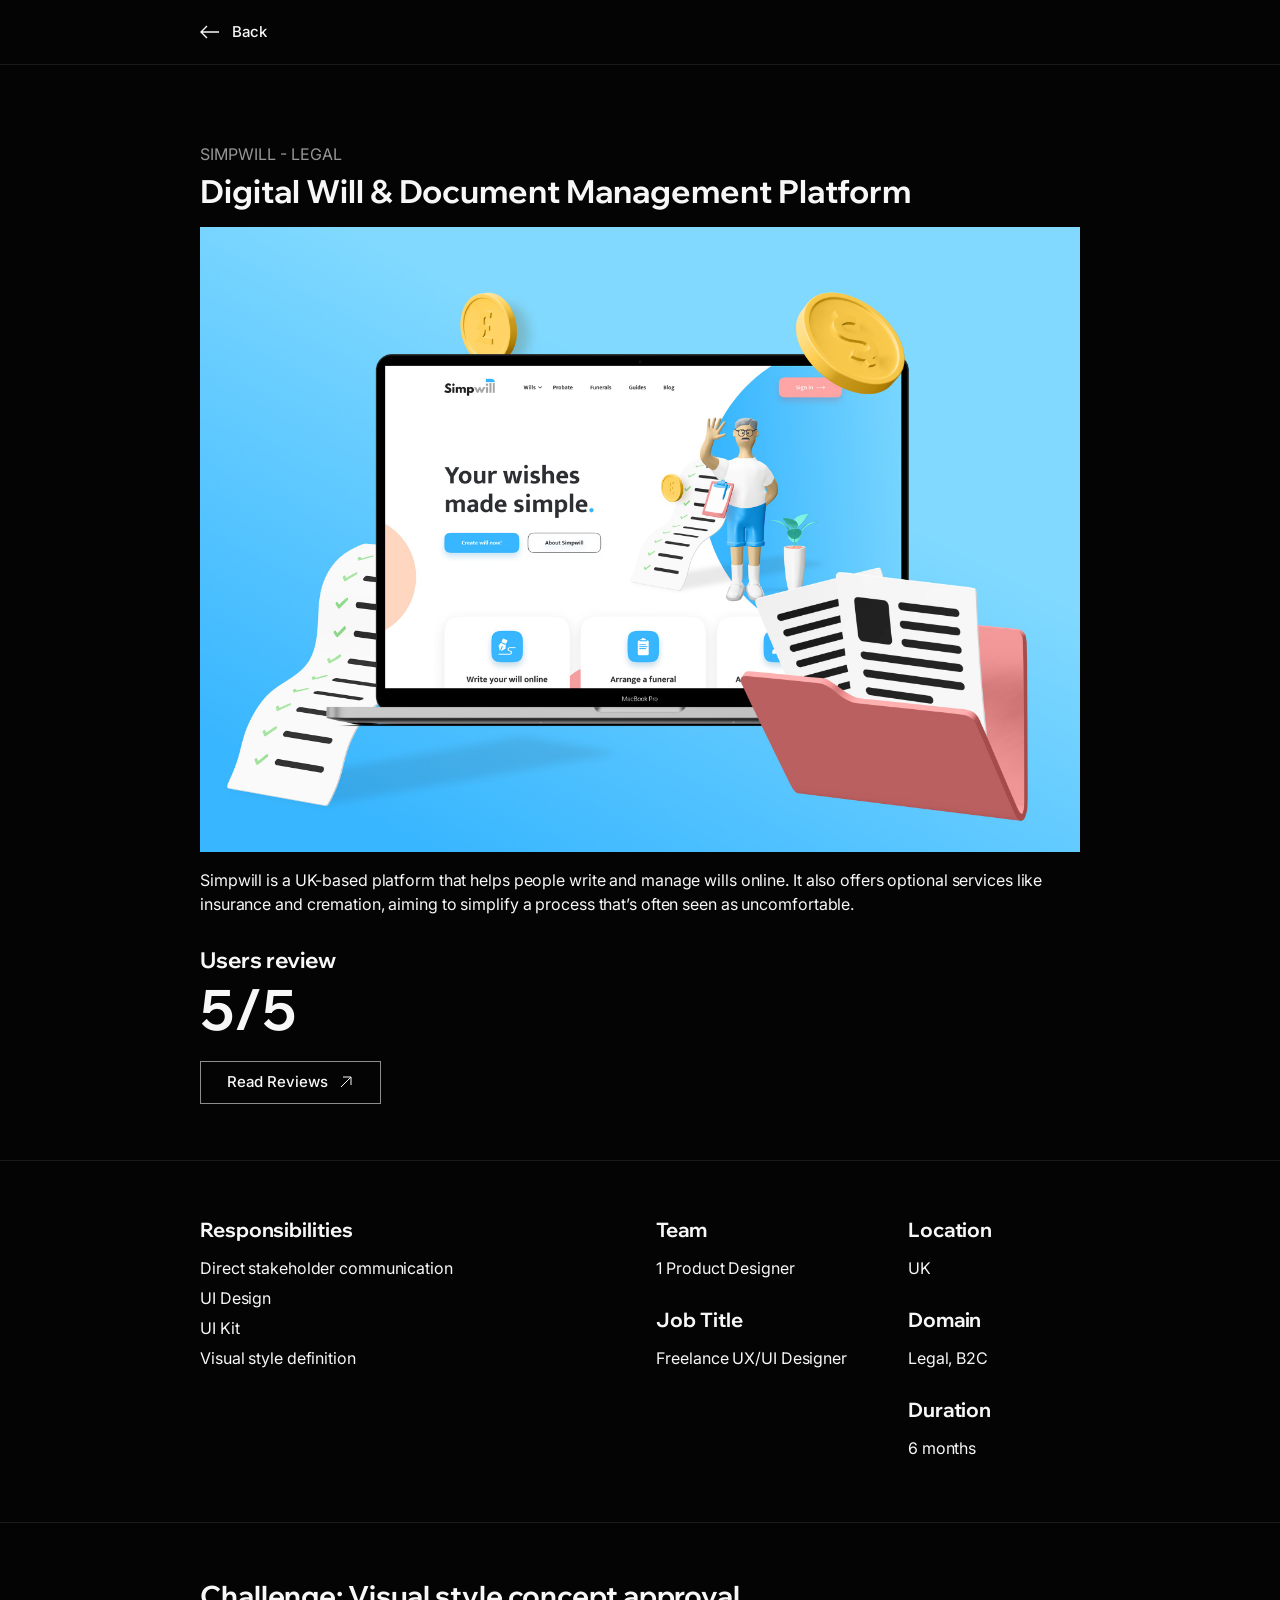
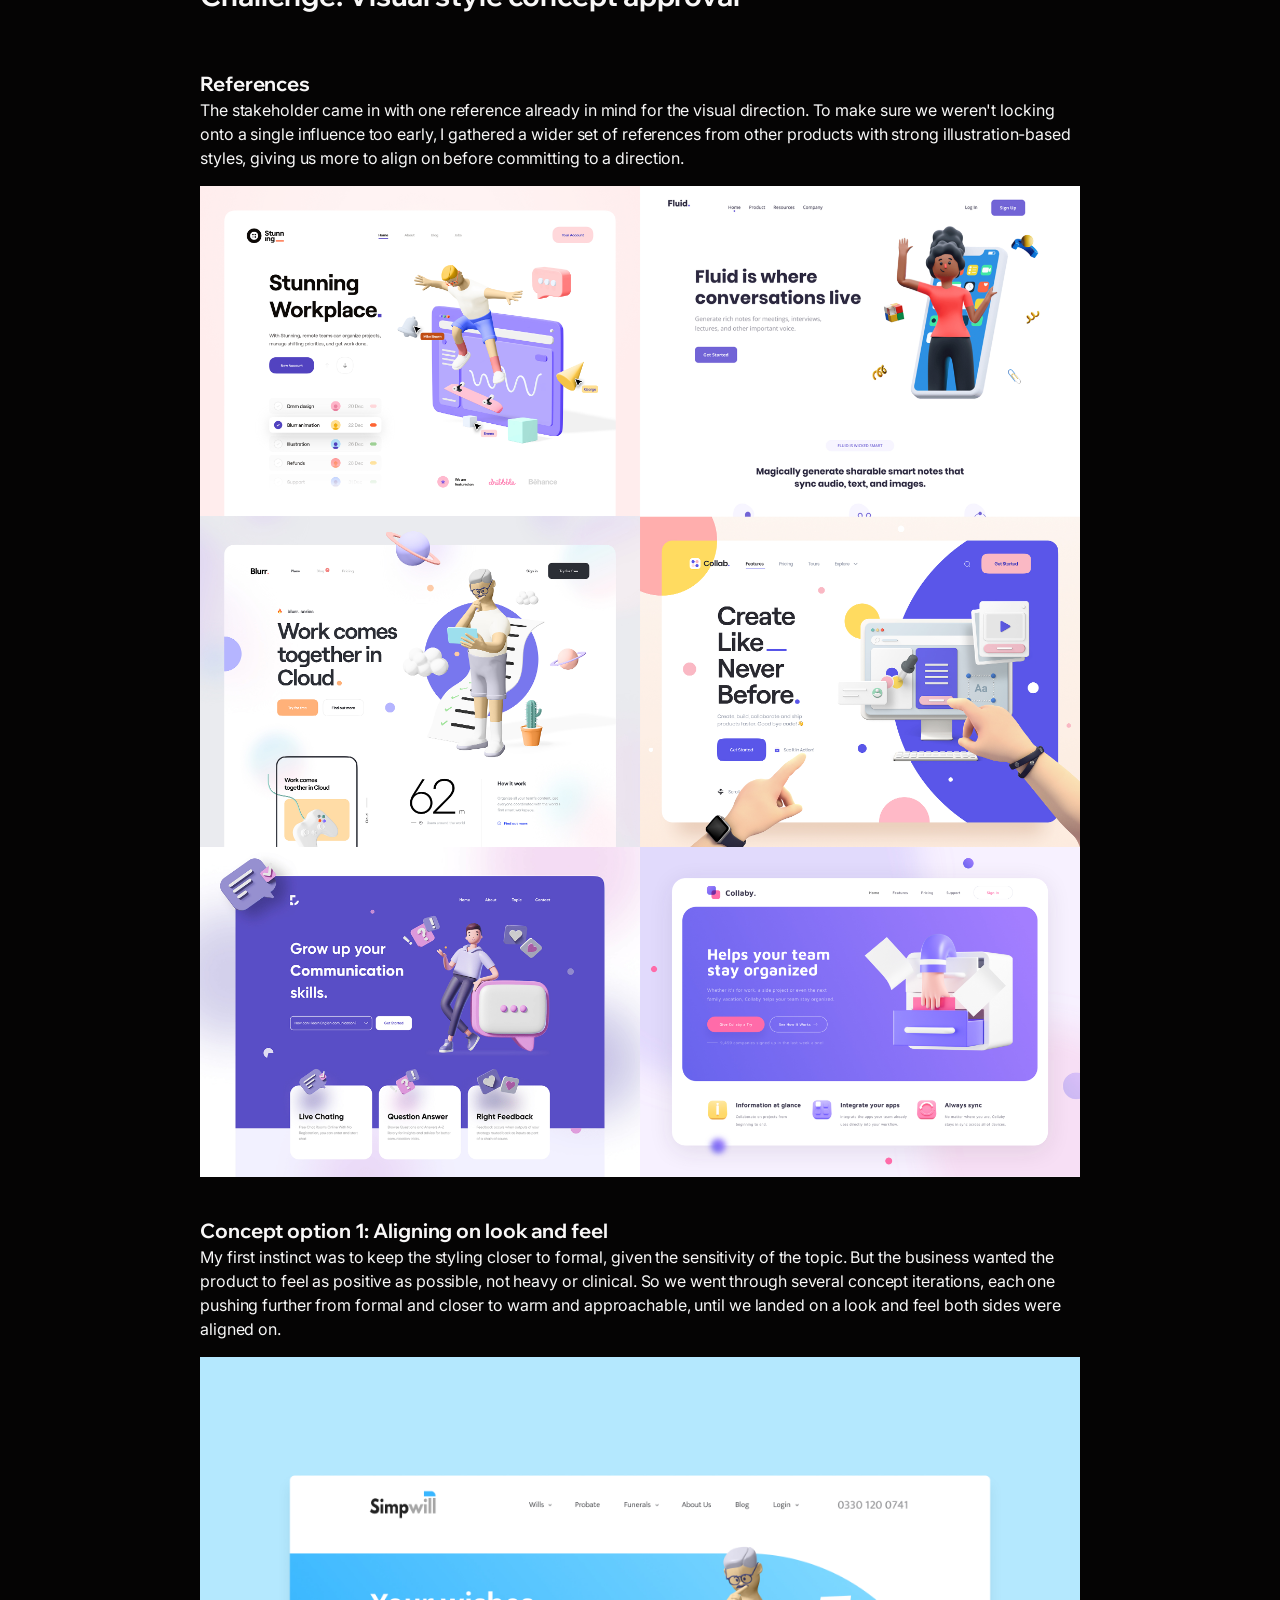
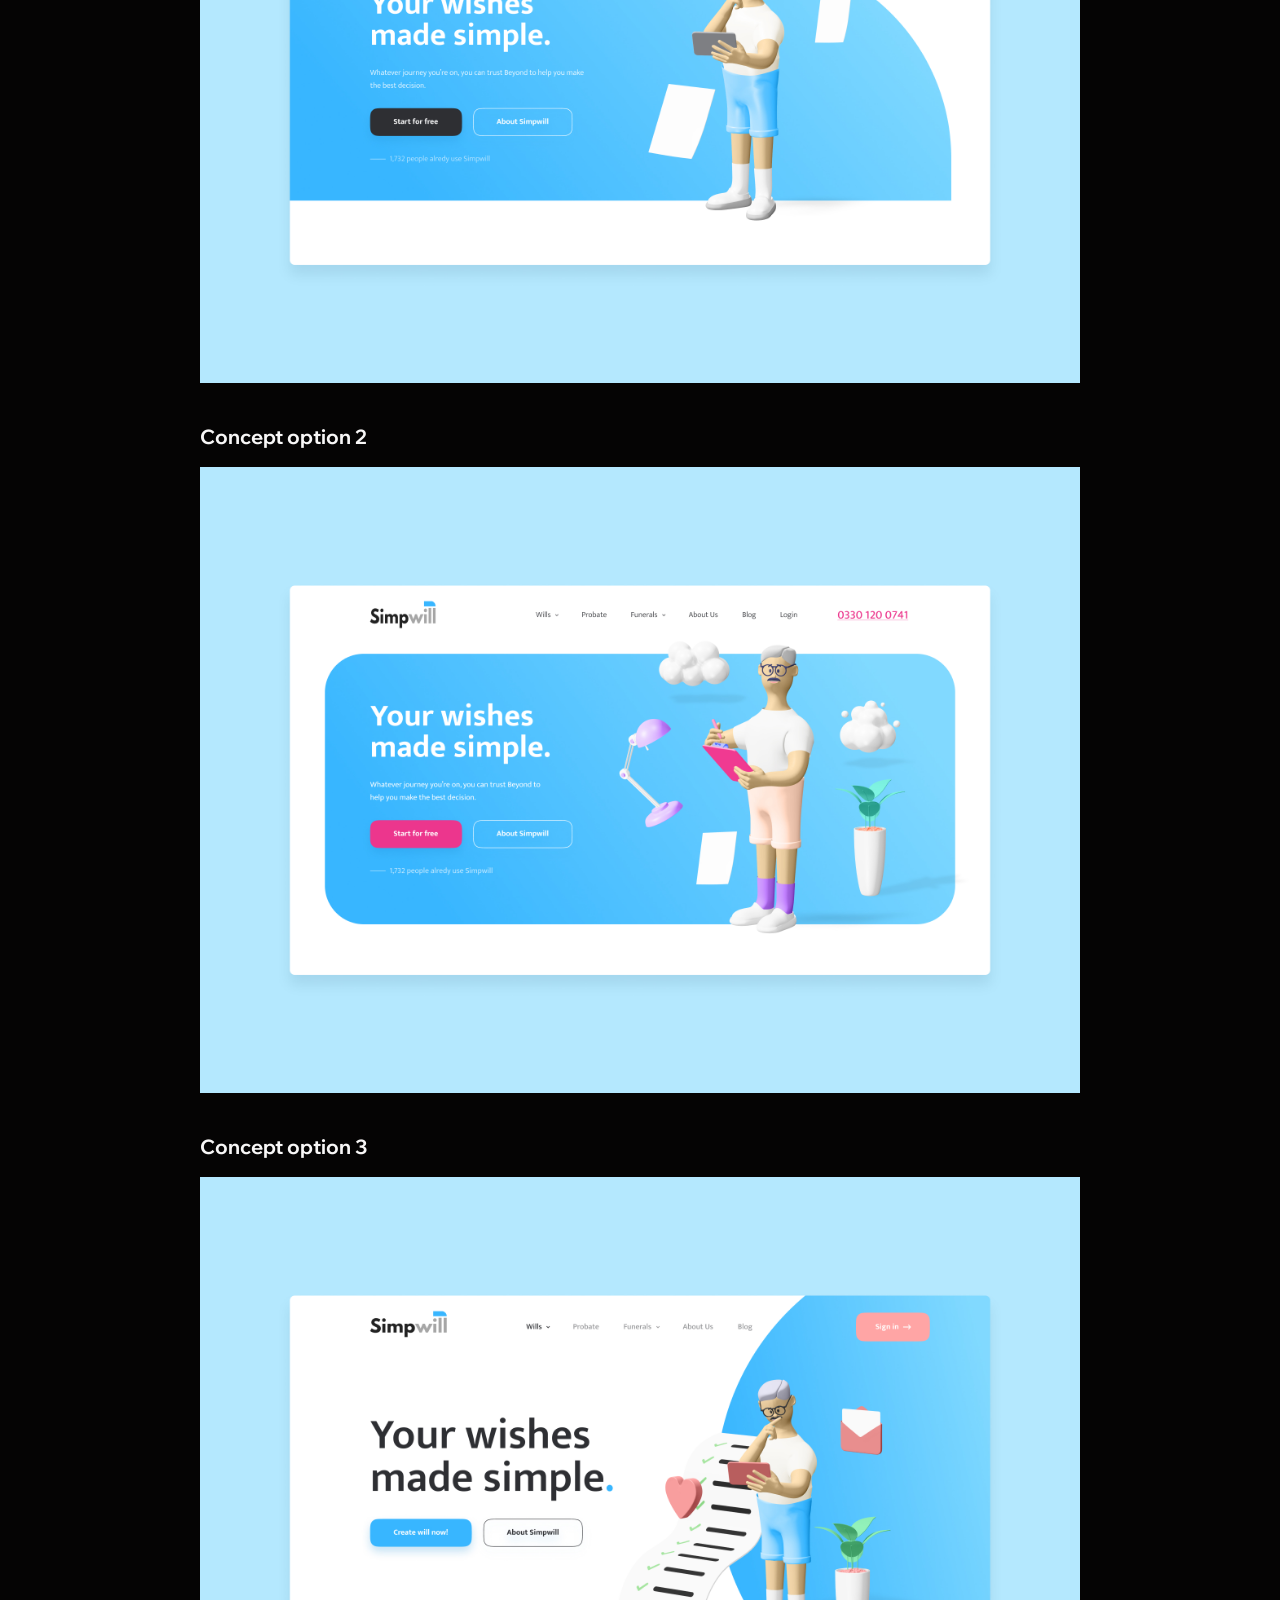
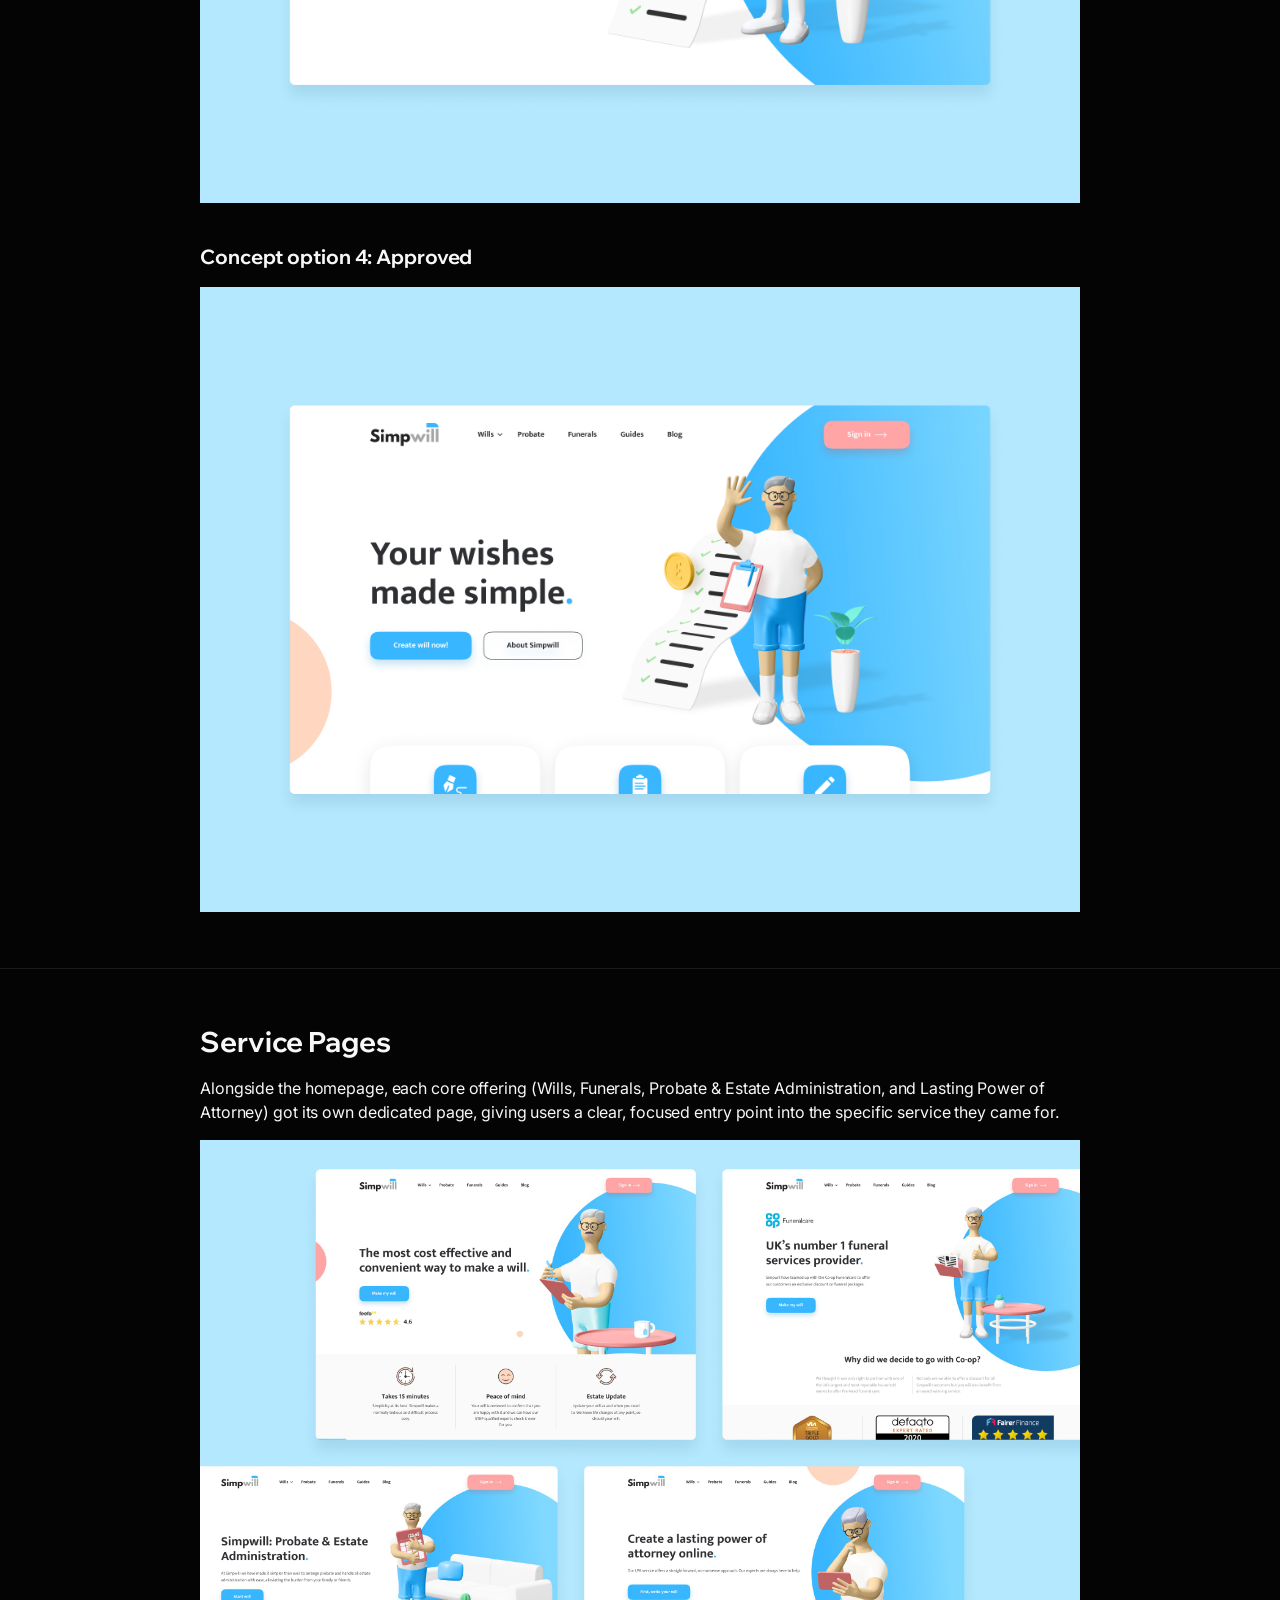
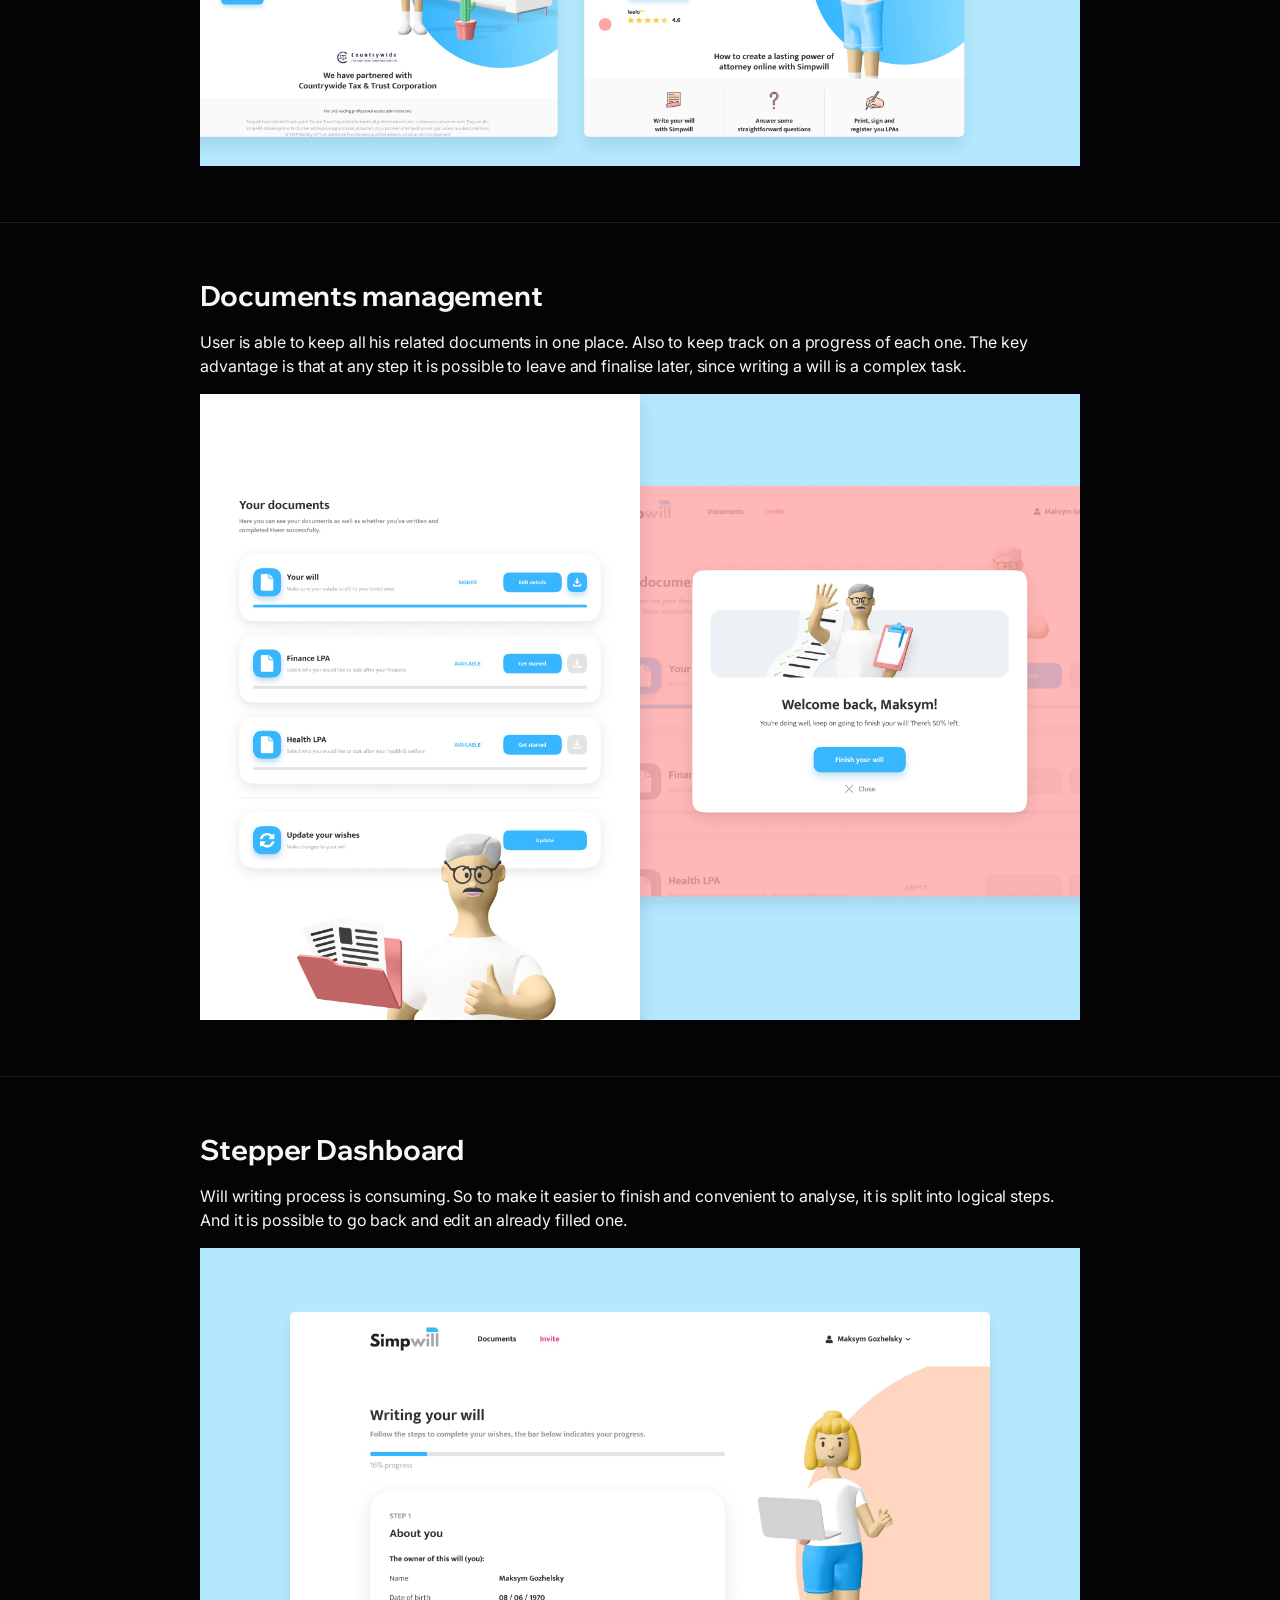
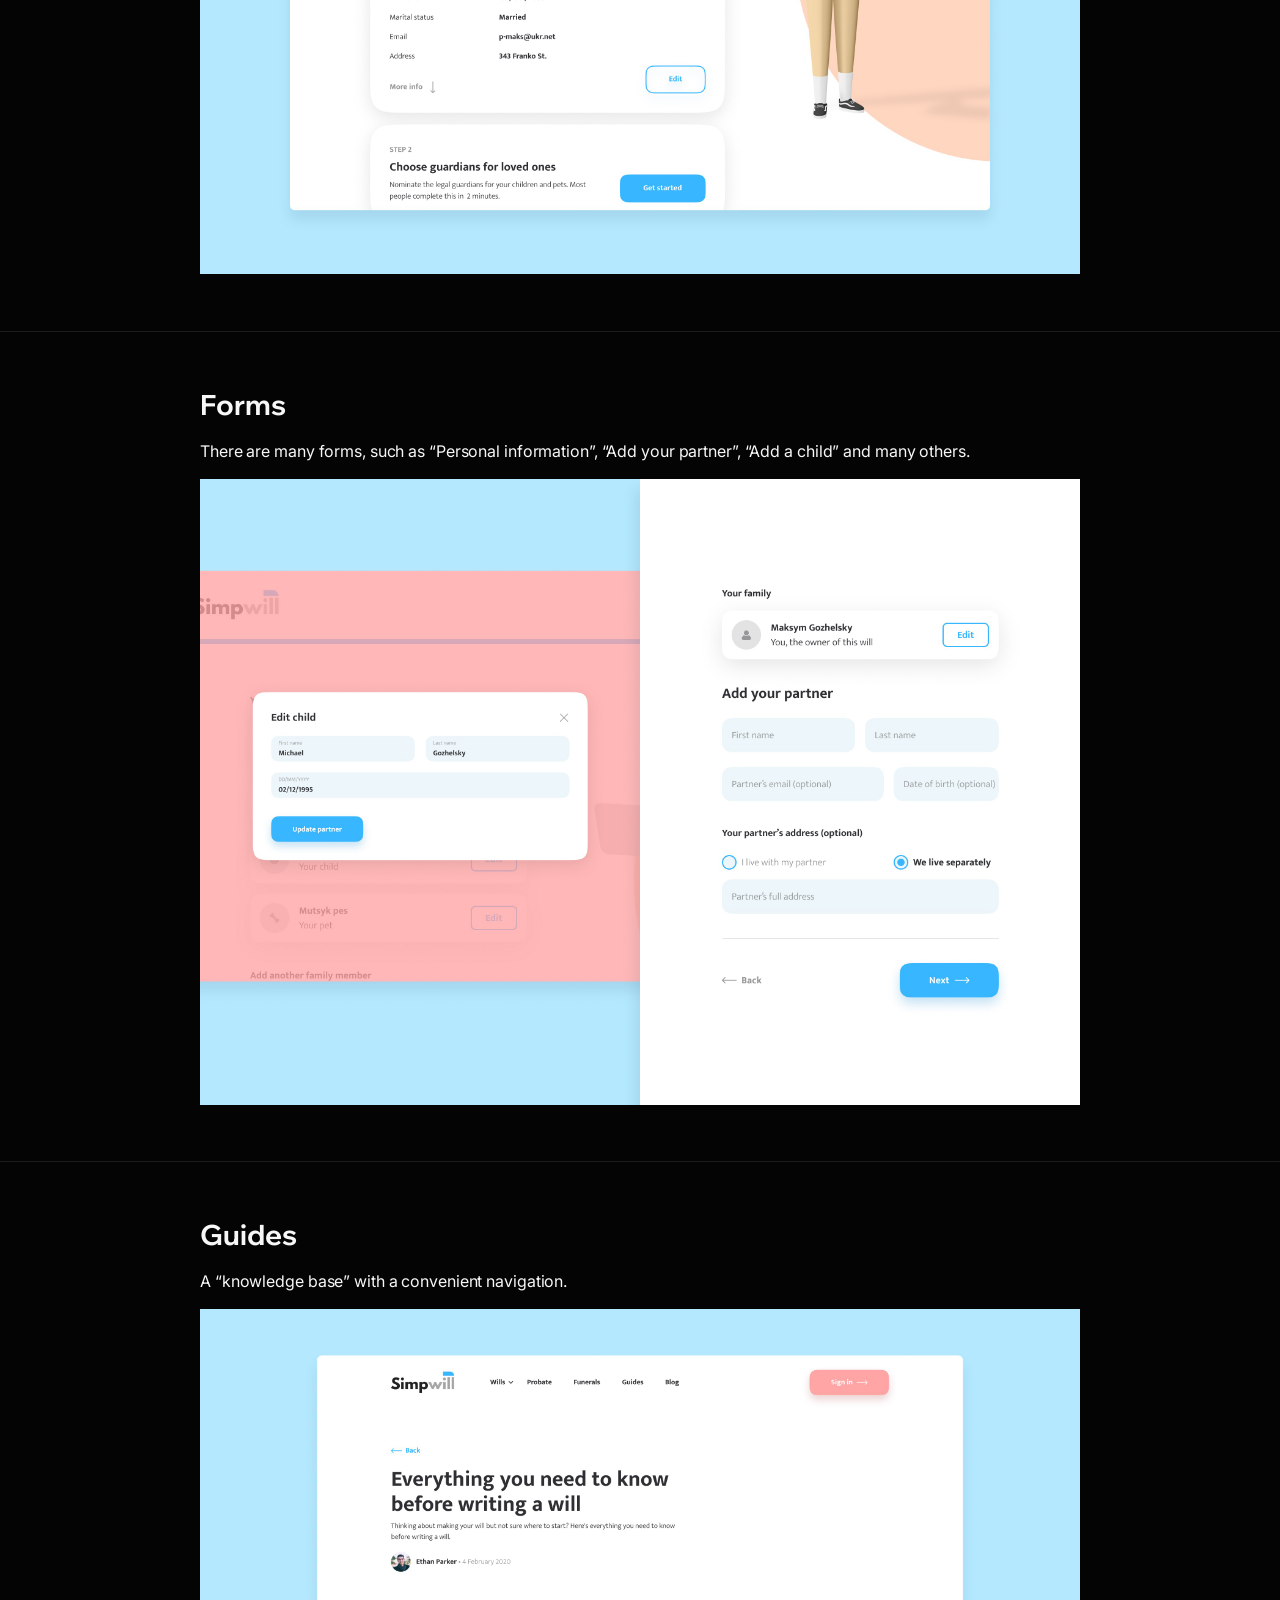
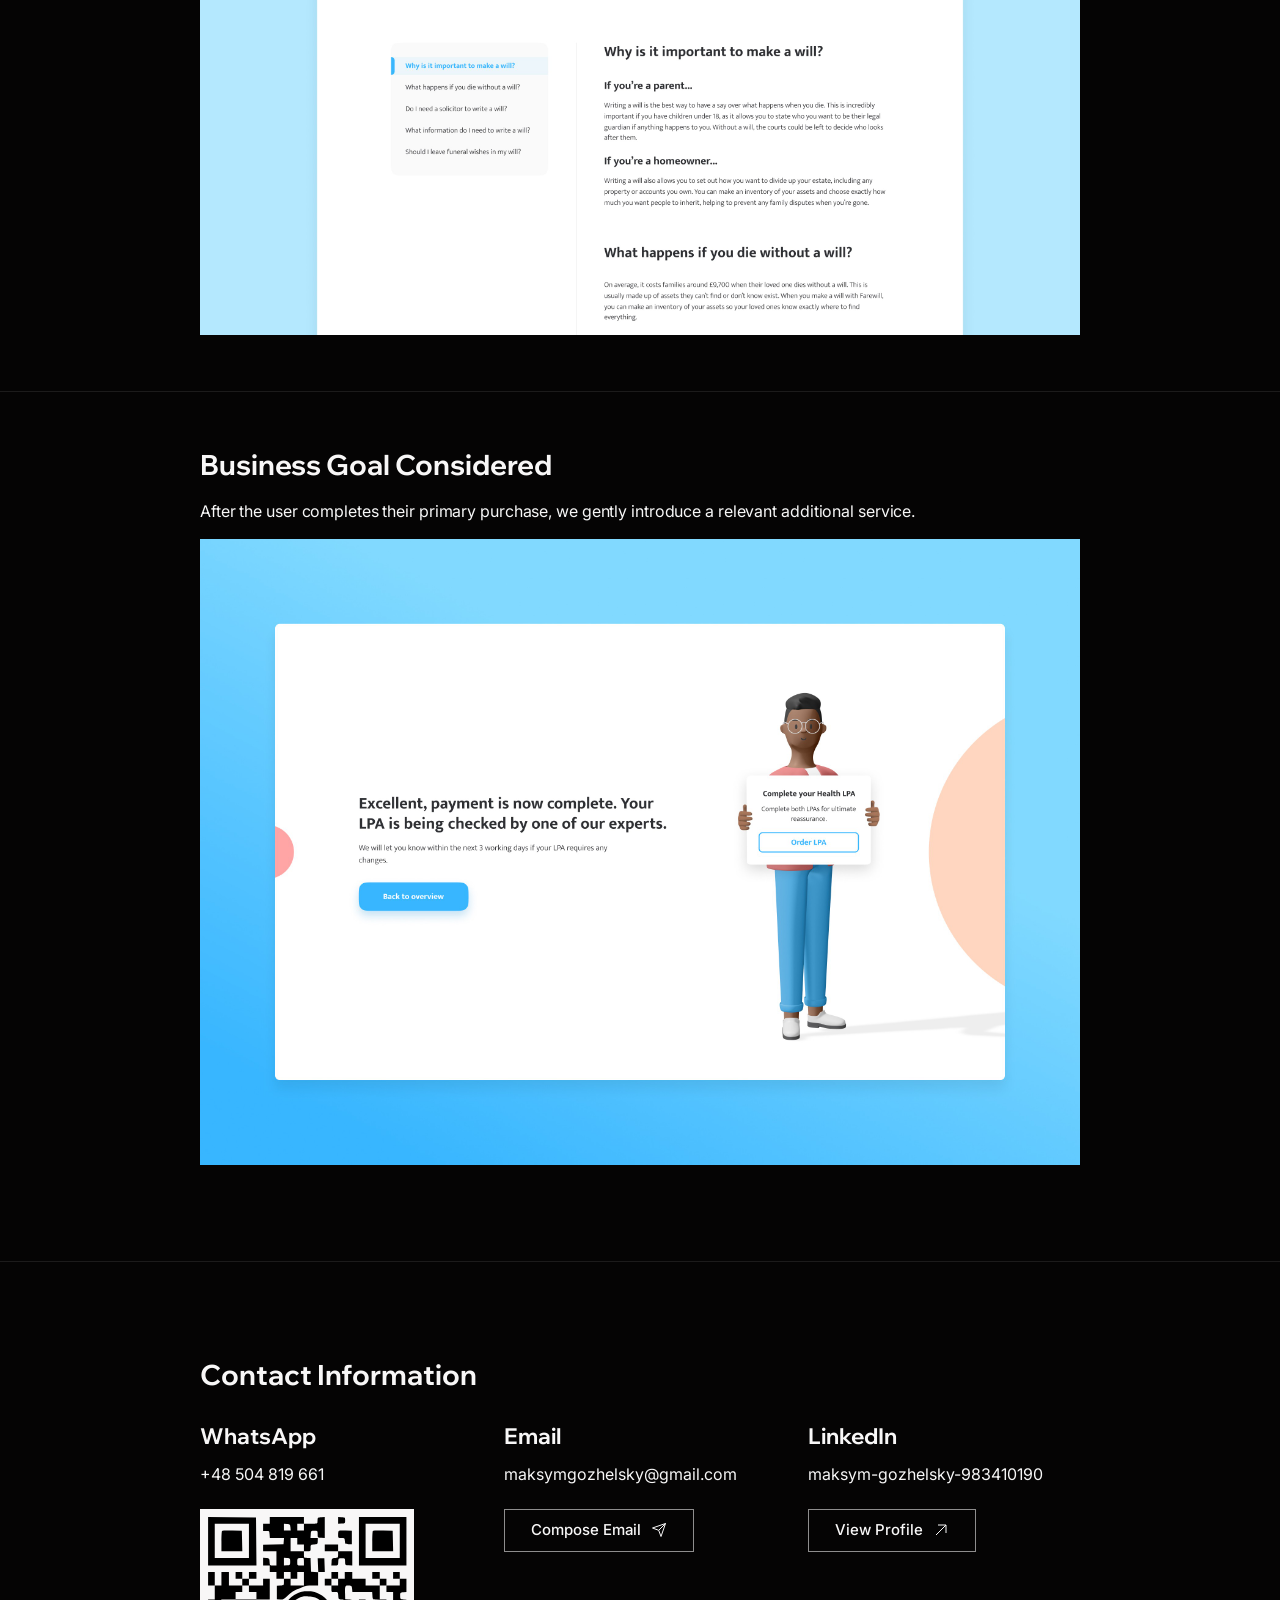
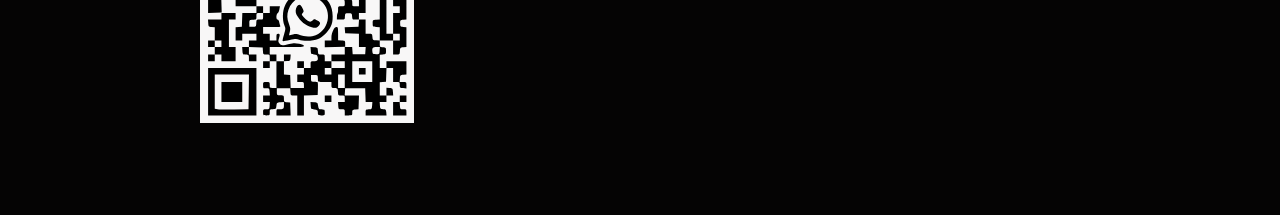
<file: simpwill.html>
<!DOCTYPE html>
<html lang="en" class="no-js">
<head>
  <meta charset="UTF-8" />
  <meta name="viewport" content="width=device-width, initial-scale=1.0" />
  <title>Digital Will &amp; Document Management Platform — Maksym Gozhelsky</title>
  <meta name="description" content="Case study: Simpwill, a UK-based platform to write and manage wills online." />
  <link rel="icon" href="assets/favicon-light.svg" media="(prefers-color-scheme: light)" />
  <link rel="icon" href="assets/favicon-dark.svg" media="(prefers-color-scheme: dark)" />
  <link rel="preconnect" href="https://fonts.googleapis.com" />
  <link rel="preconnect" href="https://fonts.gstatic.com" crossorigin />
  <link href="https://fonts.googleapis.com/css2?family=Wix+Madefor+Display:wght@400;500;600;700;800&family=Inter:wght@200;400;500;600&display=swap" rel="stylesheet" />
  <link rel="stylesheet" href="styles.css" />
  <link rel="stylesheet" href="case.css" />
</head>
<body class="case-page">
  <header class="nav">
    <div class="container nav__inner">
      <a href="index.html#case" class="casenav__back">
        <svg width="20" height="14" viewBox="0 0 20 14" fill="none" aria-hidden="true"><path d="M7 1L1 7L7 13M1 7H19" stroke="currentColor" stroke-width="1.4"/></svg>
        Back
      </a>
    </div>
  </header>

  <main>
    <section class="casehead">
      <div class="container">
        <p class="casehead__tag reveal">Simpwill - Legal</p>
        <h1 class="casehead__title reveal">Digital Will &amp; Document Management Platform</h1>
      </div>
    </section>

    <div class="casehero">
      <div class="container"><img src="assets/cases/simpwill-hero.jpg" alt="Simpwill platform overview" loading="lazy" /></div>
    </div>

    <section class="container">
      <p class="caseintro reveal">Simpwill is a UK-based platform that helps people write and manage wills online. It also offers optional services like insurance and cremation, aiming to simplify a process that&rsquo;s often seen as uncomfortable.</p>

      <div class="casestat reveal">
        <span class="casestat__label">Users review</span>
        <span class="casestat__value">5/5</span>
      </div>

      <p class="reveal" style="margin-top:24px;">
  <a href="https://www.feefo.com/en-US/reviews/simpwill-ltd" class="btn btn--ghost" target="_blank" rel="noopener">
    Read Reviews
    <svg width="16" height="16" viewBox="0 0 16 16" fill="none" aria-hidden="true"><path d="M3 13L13 3M13 3H5M13 3v8" stroke="currentColor" stroke-width="1"/></svg>
  </a>
</p>

      <div class="casemeta reveal">
        <div class="casemeta__col">
          <div class="casemeta__group">
            <h2 class="casemeta__label">Responsibilities</h2>
            <ul class="casemeta__list">
              <li>Direct stakeholder communication</li>
              <li>UI Design</li>
              <li>UI Kit</li>
              <li>Visual style definition</li>
            </ul>
          </div>
        </div>
        <div class="casemeta__col">
          <div class="casemeta__group">
            <h2 class="casemeta__label">Team</h2>
            <p class="casemeta__val">1 Product Designer</p>
          </div>
          <div class="casemeta__group">
            <h2 class="casemeta__label">Job Title</h2>
            <p class="casemeta__val">Freelance UX/UI Designer</p>
          </div>
        </div>
        <div class="casemeta__col">
          <div class="casemeta__group">
            <h2 class="casemeta__label">Location</h2>
            <p class="casemeta__val">UK</p>
          </div>
          <div class="casemeta__group">
            <h2 class="casemeta__label">Domain</h2>
            <p class="casemeta__val">Legal, B2C</p>
          </div>
          <div class="casemeta__group">
            <h2 class="casemeta__label">Duration</h2>
            <p class="casemeta__val">6 months</p>
          </div>
        </div>
      </div>
    </section>

    <section class="casesection new-one-column-section container reveal">
      <h2 class="casesection__title">Challenge: Visual style concept approval</h2>

      <h3 class="casesub">References</h3>
      <p class="casesection__text">The stakeholder came in with one reference already in mind for the visual direction. To make sure we weren't locking onto a single influence too early, I gathered a wider set of references from other products with strong illustration-based styles, giving us more to align on before committing to a direction.</p>
      <figure class="casefig"><img src="assets/cases/simpwill-references.jpg" alt="Create Auction submission form" loading="lazy" /></figure>

      
      <h3 class="casesub">Concept option 1: Aligning on look and feel</h3>
      <p class="casesection__text">My first instinct was to keep the styling closer to formal, given the sensitivity of the topic. But the business wanted the product to feel as positive as possible, not heavy or clinical. So we went through several concept iterations, each one pushing further from formal and closer to warm and approachable, until we landed on a look and feel both sides were aligned on.</p>
      <figure class="casefig"><img src="assets/cases/simpwill-concept1.jpg" alt="Save as draft banner" loading="lazy" /></figure>

      <h3 class="casesub">Concept option 2</h3>
      <figure class="casefig"><img src="assets/cases/simpwill-concept2.jpg" alt="Auction submission dashboard" loading="lazy" /></figure>

      <h3 class="casesub">Concept option 3</h3>
      <figure class="casefig"><img src="assets/cases/simpwill-concept3.jpg" alt="Auction submission dashboard" loading="lazy" /></figure>

      <h3 class="casesub">Concept option 4: Approved</h3>
      <figure class="casefig"><img src="assets/cases/simpwill-concept4.jpg" alt="Auction submission dashboard" loading="lazy" /></figure>

    </section>

    <section class="casesection container reveal">
      <h2 class="casesection__title">Service Pages</h2>
      <p class="casesection__text">Alongside the homepage, each core offering (Wills, Funerals, Probate & Estate Administration, and Lasting Power of Attorney) got its own dedicated page, giving users a clear, focused entry point into the specific service they came for.</p>
      <figure class="casefig"><img src="assets/cases/simpwill-service.jpg" alt="Service pages" loading="lazy" /></figure>
    </section>

    <section class="casesection container reveal">
      <h2 class="casesection__title">Documents management</h2>
      <p class="casesection__text">User is able to keep all his related documents in one place. Also to keep track on a progress of each one. The key advantage is that at any step it is possible to leave and finalise later, since writing a will is a complex task.</p>
      <figure class="casefig"><img src="assets/cases/simpwill-documents.jpg" alt="Documents management" loading="lazy" /></figure>
    </section>

    <section class="casesection container reveal">
      <h2 class="casesection__title">Stepper Dashboard</h2>
      <p class="casesection__text">Will writing process is consuming. So to make it easier to finish and convenient to analyse, it is split into logical steps. And it is possible to go back and edit an already filled one.</p>
      <figure class="casefig"><img src="assets/cases/simpwill-stepper.jpg" alt="Stepper dashboard" loading="lazy" /></figure>
    </section>

    <section class="casesection container reveal">
      <h2 class="casesection__title">Forms</h2>
      <p class="casesection__text">There are many forms, such as &ldquo;Personal information&rdquo;, &ldquo;Add your partner&rdquo;, &ldquo;Add a child&rdquo; and many others.</p>
      <figure class="casefig"><img src="assets/cases/simpwill-forms.jpg" alt="Forms" loading="lazy" /></figure>
    </section>

    <section class="casesection container reveal">
      <h2 class="casesection__title">Guides</h2>
      <p class="casesection__text">A &ldquo;knowledge base&rdquo; with a convenient navigation.</p>
      <figure class="casefig"><img src="assets/cases/simpwill-guides.jpg" alt="Guides knowledge base" loading="lazy" /></figure>
    </section>

    <section class="casesection container reveal">
      <h2 class="casesection__title">Business Goal Considered</h2>
      <p class="casesection__text">After the user completes their primary purchase, we gently introduce a relevant additional service.</p>
      <figure class="casefig"><img src="assets/cases/simpwill-business.jpg" alt="Business goal upsell" loading="lazy" /></figure>
    </section>
  </main>

  <section id="contact" class="contact">
    <div class="container">
      <h2 class="contact__heading reveal">Contact Information</h2>
      <div class="contact__grid">
        <div class="contact__block reveal">
          <h3 class="contact__label">WhatsApp</h3>
          <p class="contact__value">+48 504 819 661</p>
          <a class="contact__qrwrap" href="https://wa.me/48504819661" target="_blank" rel="noopener" aria-label="Open WhatsApp chat">
            <img class="contact__qr" src="assets/qr-whatsapp.svg" alt="QR code — scan to open a WhatsApp chat" width="214" height="214" loading="lazy" />
          </a>
        </div>
        <div class="contact__block reveal">
          <h3 class="contact__label">Email</h3>
          <p class="contact__value">maksymgozhelsky@gmail.com</p>
          <a href="mailto:maksymgozhelsky@gmail.com" class="btn btn--ghost">
            Compose Email
            <svg width="16" height="16" viewBox="0 0 16 16" fill="none" aria-hidden="true"><path d="M14.5 1.5L7.7 8.3M14.5 1.5L10 14.5l-2.3-6.2L1.5 6l13-4.5Z" stroke="currentColor" stroke-width="1" stroke-linejoin="round"/></svg>
          </a>
        </div>
        <div class="contact__block reveal">
          <h3 class="contact__label">LinkedIn</h3>
          <p class="contact__value">maksym-gozhelsky-983410190</p>
          <a href="https://www.linkedin.com/in/maksym-gozhelsky-983410190/" class="btn btn--ghost" target="_blank" rel="noopener">
            View Profile
            <svg width="16" height="16" viewBox="0 0 16 16" fill="none" aria-hidden="true"><path d="M3 13L13 3M13 3H5M13 3v8" stroke="currentColor" stroke-width="1"/></svg>
          </a>
        </div>
      </div>
    </div>
  </section>

  <script src="script.js"></script>
</body>
</html>
</file>
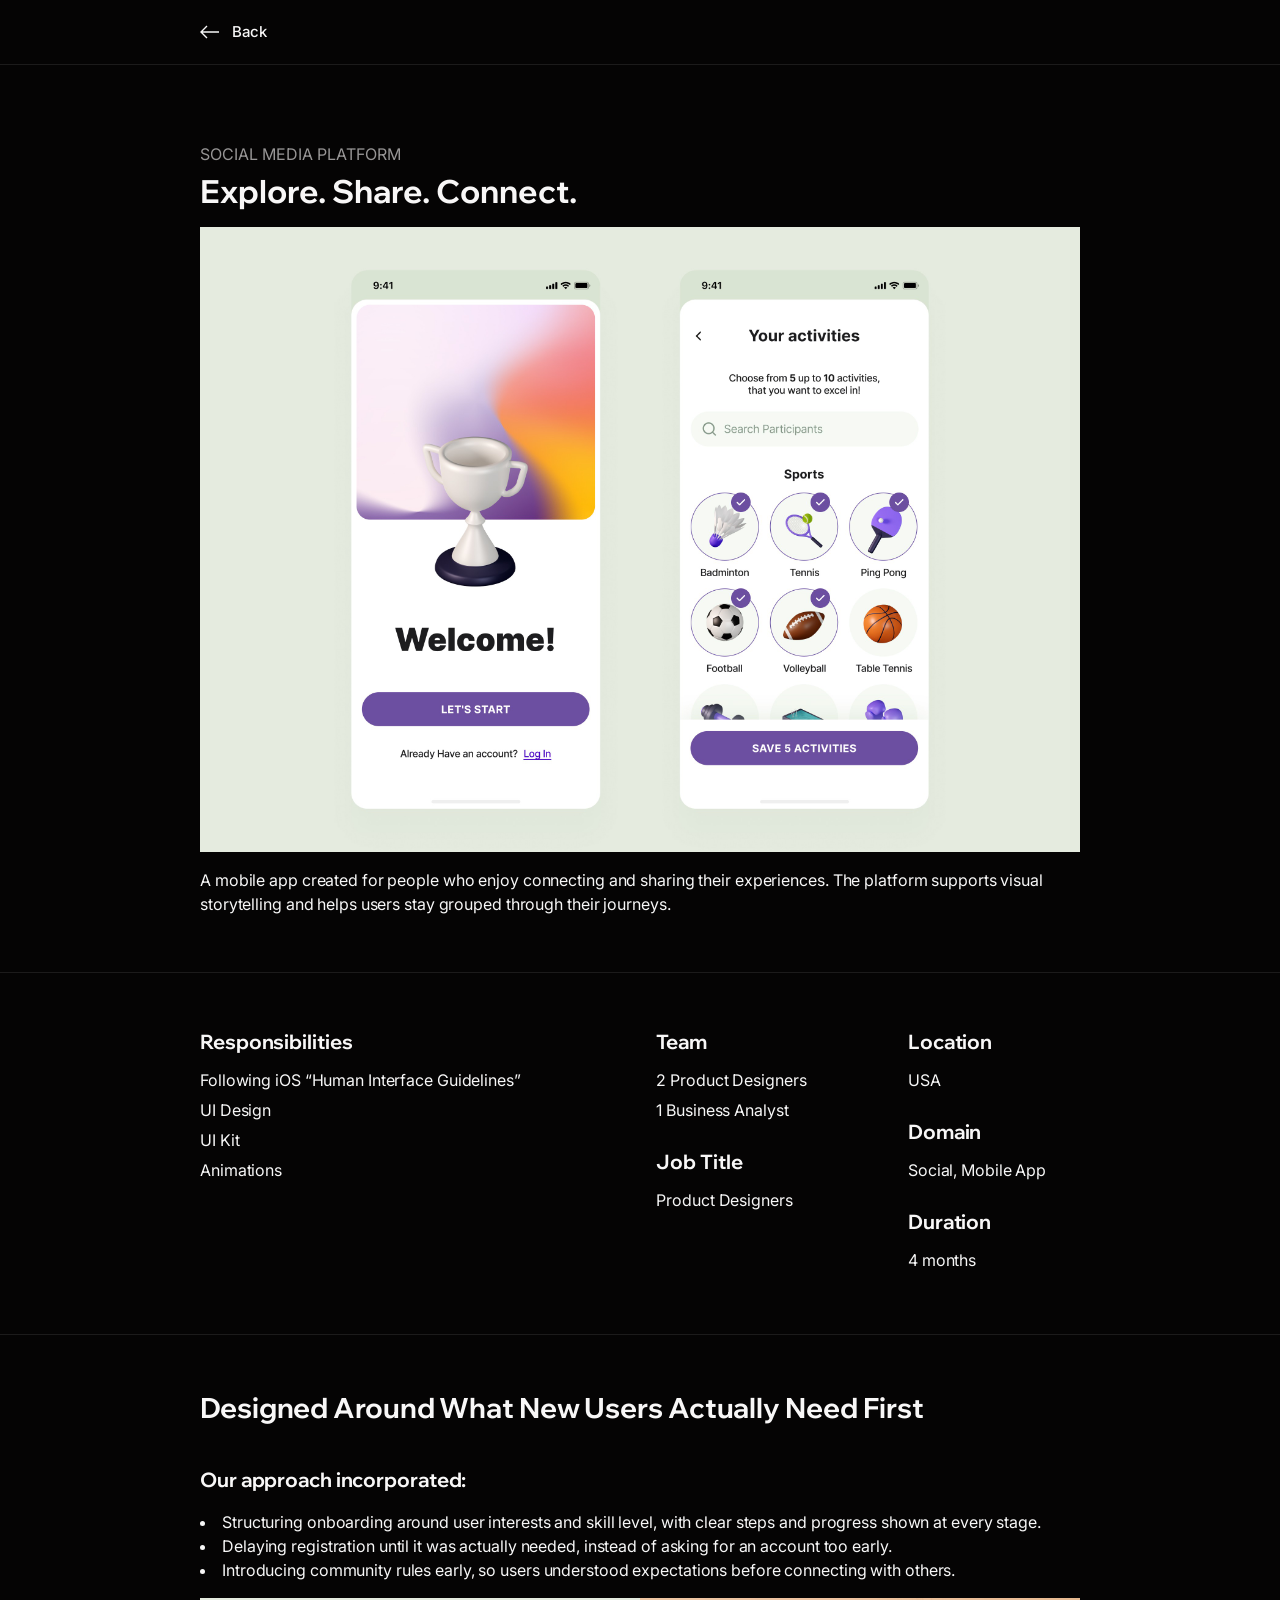
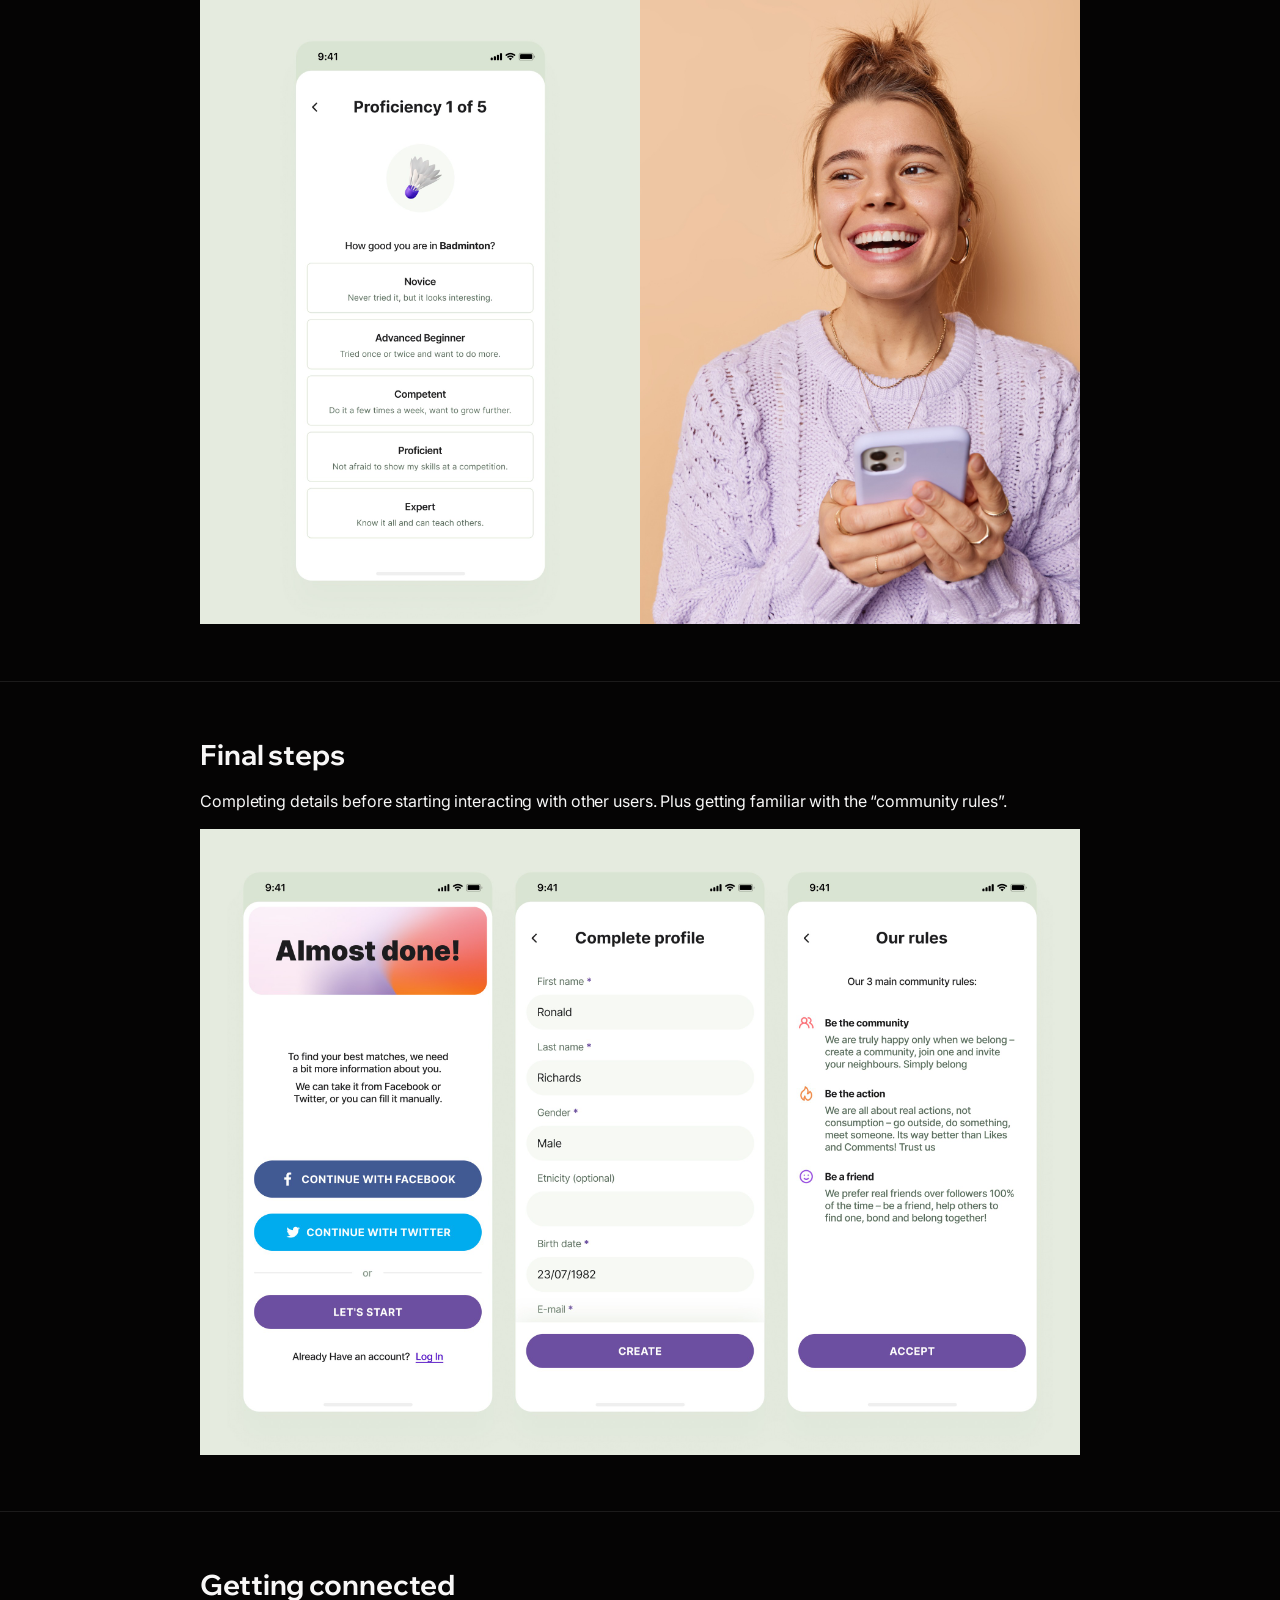
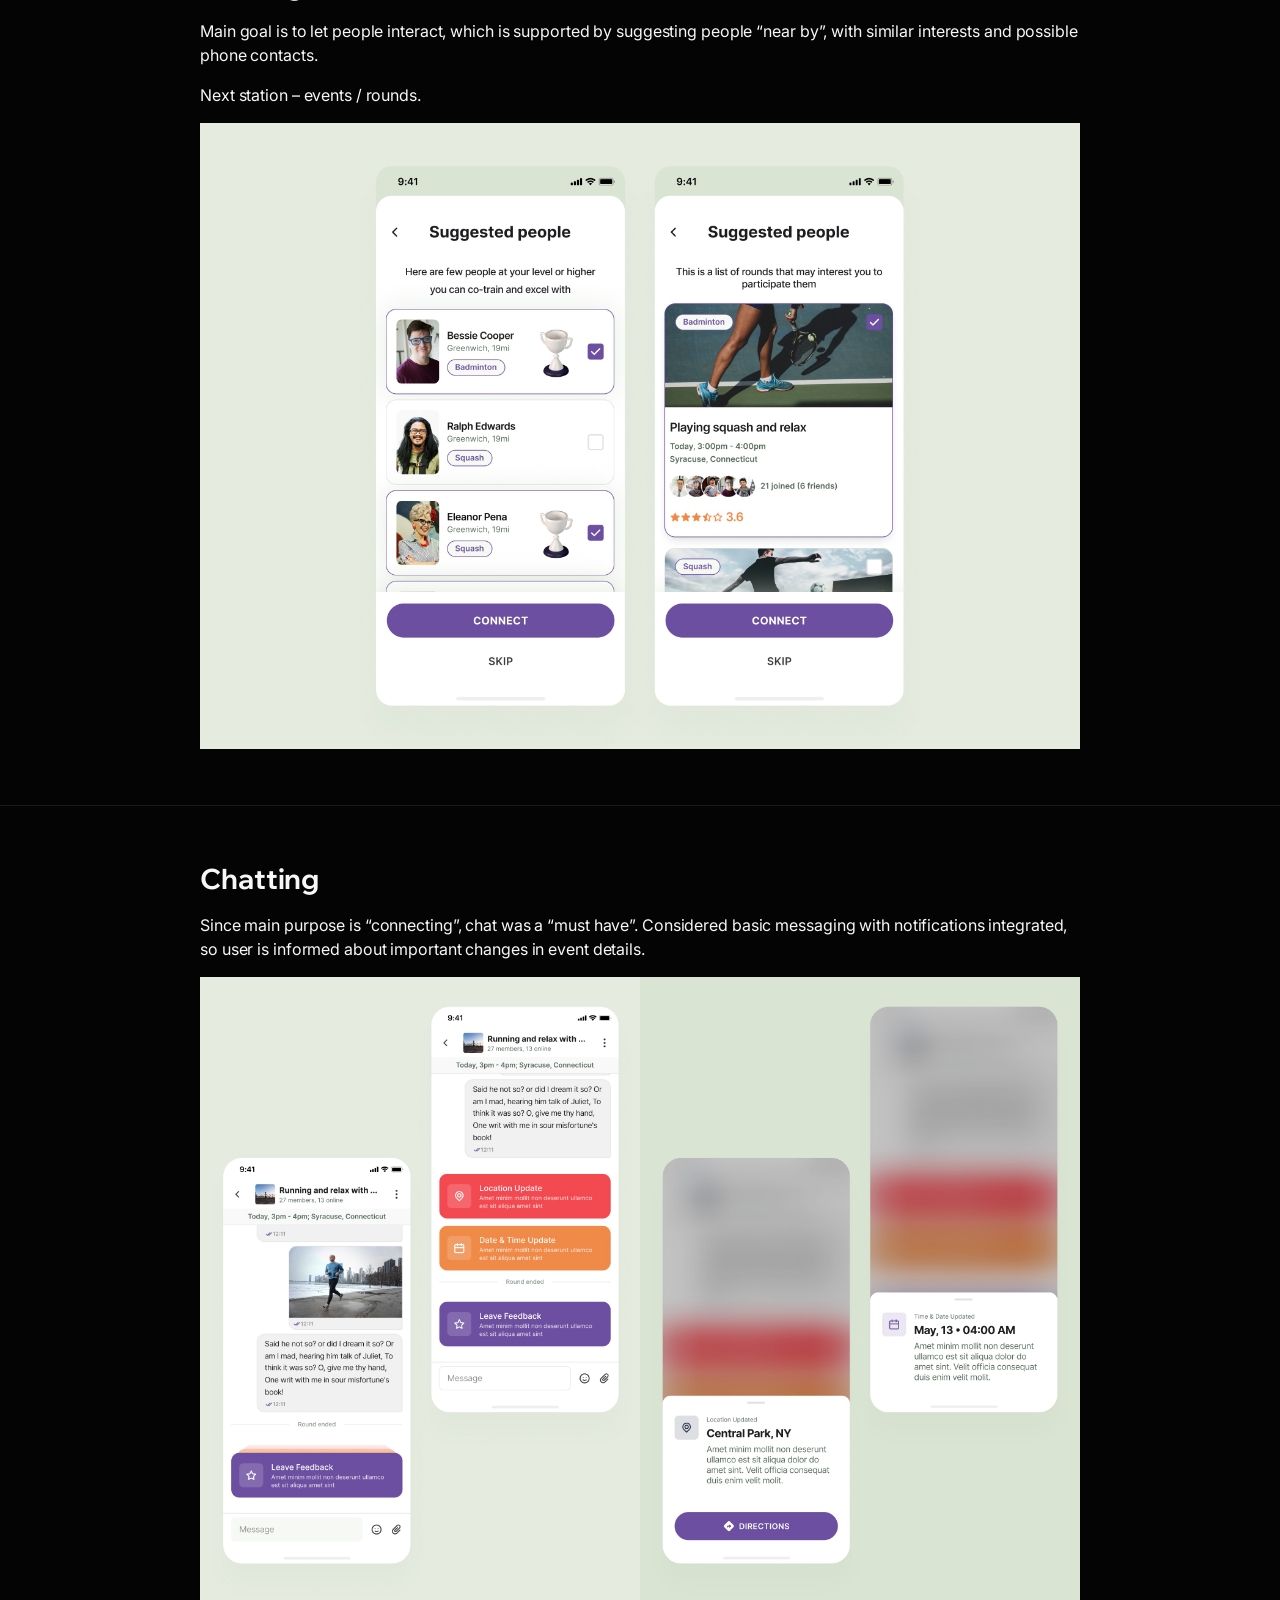
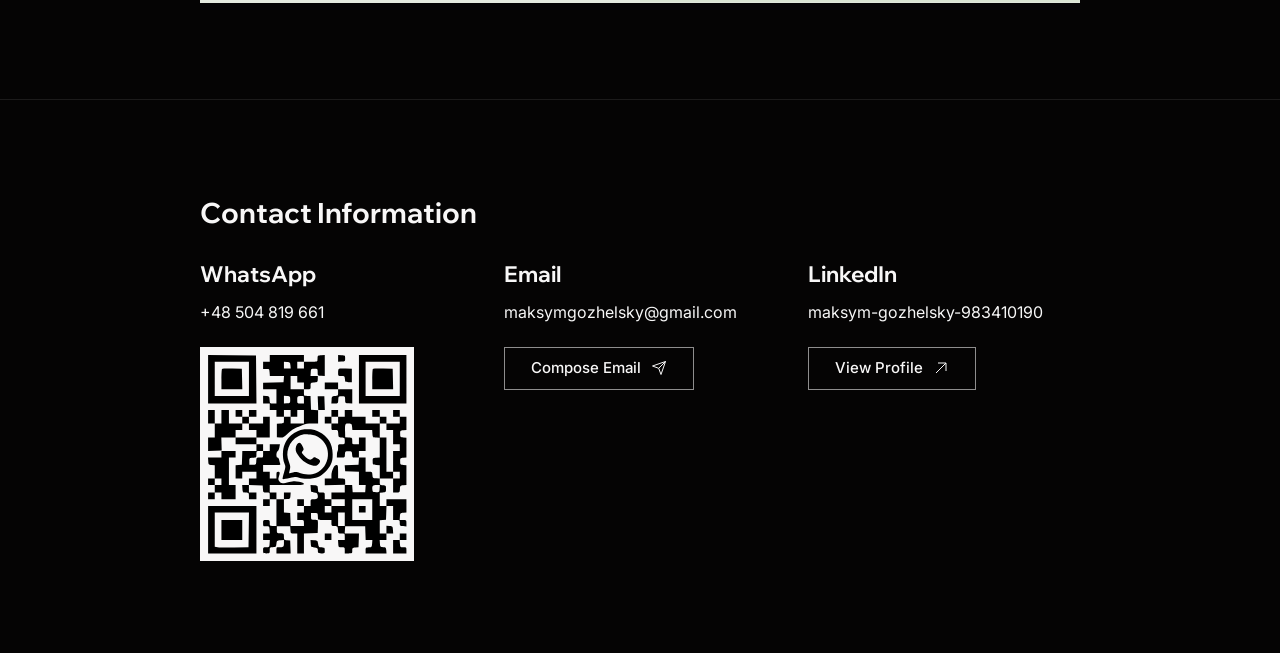
<file: social-media.html>
<!DOCTYPE html>
<html lang="en" class="no-js">
<head>
  <meta charset="UTF-8" />
  <meta name="viewport" content="width=device-width, initial-scale=1.0" />
  <title>Explore. Share. Connect. — Maksym Gozhelsky</title>
  <meta name="description" content="Case study: a mobile social app for connecting and sharing experiences." />
  <link rel="icon" href="assets/favicon-light.svg" media="(prefers-color-scheme: light)" />
  <link rel="icon" href="assets/favicon-dark.svg" media="(prefers-color-scheme: dark)" />
  <link rel="preconnect" href="https://fonts.googleapis.com" />
  <link rel="preconnect" href="https://fonts.gstatic.com" crossorigin />
  <link href="https://fonts.googleapis.com/css2?family=Wix+Madefor+Display:wght@400;500;600;700;800&family=Inter:wght@200;400;500;600&display=swap" rel="stylesheet" />
  <link rel="stylesheet" href="styles.css" />
  <link rel="stylesheet" href="case.css" />
</head>
<body class="case-page">
  <header class="nav">
    <div class="container nav__inner">
      <a href="index.html#case" class="casenav__back">
        <svg width="20" height="14" viewBox="0 0 20 14" fill="none" aria-hidden="true"><path d="M7 1L1 7L7 13M1 7H19" stroke="currentColor" stroke-width="1.4"/></svg>
        Back
      </a>
    </div>
  </header>

  <main>
    <section class="casehead">
      <div class="container">
        <p class="casehead__tag reveal">Social media platform</p>
        <h1 class="casehead__title reveal">Explore. Share. Connect.</h1>
      </div>
    </section>

    <div class="casehero">
      <div class="container"><img src="assets/cases/social-hero.jpg" alt="Social app screens" loading="lazy" /></div>
    </div>

    <section class="container">
      <p class="caseintro reveal">A mobile app created for people who enjoy connecting and sharing their experiences. The platform supports visual storytelling and helps users stay grouped through their journeys.</p>

      <div class="casemeta reveal">
        <div class="casemeta__col">
          <div class="casemeta__group">
            <h2 class="casemeta__label">Responsibilities</h2>
            <ul class="casemeta__list">
              <li>Following iOS &ldquo;Human Interface Guidelines&rdquo;</li>
              <li>UI Design</li>
              <li>UI Kit</li>
              <li>Animations</li>
            </ul>
          </div>
        </div>
        <div class="casemeta__col">
          <div class="casemeta__group">
            <h2 class="casemeta__label">Team</h2>
            <p class="casemeta__val">2 Product Designers</p>
            <p class="casemeta__val">1 Business Analyst</p>
          </div>
          <div class="casemeta__group">
            <h2 class="casemeta__label">Job Title</h2>
            <p class="casemeta__val">Product Designers</p>
          </div>
        </div>
        <div class="casemeta__col">
          <div class="casemeta__group">
            <h2 class="casemeta__label">Location</h2>
            <p class="casemeta__val">USA</p>
          </div>
          <div class="casemeta__group">
            <h2 class="casemeta__label">Domain</h2>
            <p class="casemeta__val">Social, Mobile App</p>
          </div>
          <div class="casemeta__group">
            <h2 class="casemeta__label">Duration</h2>
            <p class="casemeta__val">4 months</p>
          </div>
        </div>
      </div>
    </section>

    <section class="casesection container reveal">
      <h2 class="casesection__title">Designed Around What New Users Actually Need First</h2>
      <h3 class="casesub">Our approach incorporated:</h3>
      <ul class="caseintro reveal">
        <li>Structuring onboarding around user interests and skill level, with clear steps and progress shown at every stage.</li>
        <li>Delaying registration until it was actually needed, instead of asking for an account too early.</li>
        <li>Introducing community rules early, so users understood expectations before connecting with others.</li>
      </ul>
      <figure class="casefig"><img src="assets/cases/social-onboarding.jpg" alt="Onboarding flow" loading="lazy" /></figure>
    </section>

    <section class="casesection container reveal">
      <h2 class="casesection__title">Final steps</h2>
      <p class="casesection__text">Completing details before starting interacting with other users. Plus getting familiar with the &ldquo;community rules&rdquo;.</p>
      <figure class="casefig"><img src="assets/cases/social-finalsteps.jpg" alt="Final onboarding steps" loading="lazy" /></figure>
    </section>

    <section class="casesection container reveal">
      <h2 class="casesection__title">Getting connected</h2>
      <p class="casesection__text">Main goal is to let people interact, which is supported by suggesting people &ldquo;near by&rdquo;, with similar interests and possible phone contacts.</p>
      <p class="casesection__text">Next station &ndash; events / rounds.</p>
      <figure class="casefig"><img src="assets/cases/social-connected.jpg" alt="Getting connected" loading="lazy" /></figure>
    </section>

    <section class="casesection container reveal">
      <h2 class="casesection__title">Chatting</h2>
      <p class="casesection__text">Since main purpose is &ldquo;connecting&rdquo;, chat was a &ldquo;must have&rdquo;. Considered basic messaging with notifications integrated, so user is informed about important changes in event details.</p>
      <figure class="casefig"><img src="assets/cases/social-chatting.jpg" alt="Chatting interface" loading="lazy" /></figure>
    </section>
  </main>

  <section id="contact" class="contact">
    <div class="container">
      <h2 class="contact__heading reveal">Contact Information</h2>
      <div class="contact__grid">
        <div class="contact__block reveal">
          <h3 class="contact__label">WhatsApp</h3>
          <p class="contact__value">+48 504 819 661</p>
          <a class="contact__qrwrap" href="https://wa.me/48504819661" target="_blank" rel="noopener" aria-label="Open WhatsApp chat">
            <img class="contact__qr" src="assets/qr-whatsapp.svg" alt="QR code — scan to open a WhatsApp chat" width="214" height="214" loading="lazy" />
          </a>
        </div>
        <div class="contact__block reveal">
          <h3 class="contact__label">Email</h3>
          <p class="contact__value">maksymgozhelsky@gmail.com</p>
          <a href="mailto:maksymgozhelsky@gmail.com" class="btn btn--ghost">
            Compose Email
            <svg width="16" height="16" viewBox="0 0 16 16" fill="none" aria-hidden="true"><path d="M14.5 1.5L7.7 8.3M14.5 1.5L10 14.5l-2.3-6.2L1.5 6l13-4.5Z" stroke="currentColor" stroke-width="1" stroke-linejoin="round"/></svg>
          </a>
        </div>
        <div class="contact__block reveal">
          <h3 class="contact__label">LinkedIn</h3>
          <p class="contact__value">maksym-gozhelsky-983410190</p>
          <a href="https://www.linkedin.com/in/maksym-gozhelsky-983410190/" class="btn btn--ghost" target="_blank" rel="noopener">
            View Profile
            <svg width="16" height="16" viewBox="0 0 16 16" fill="none" aria-hidden="true"><path d="M3 13L13 3M13 3H5M13 3v8" stroke="currentColor" stroke-width="1"/></svg>
          </a>
        </div>
      </div>
    </div>
  </section>

  <script src="script.js"></script>
</body>
</html>
</file>
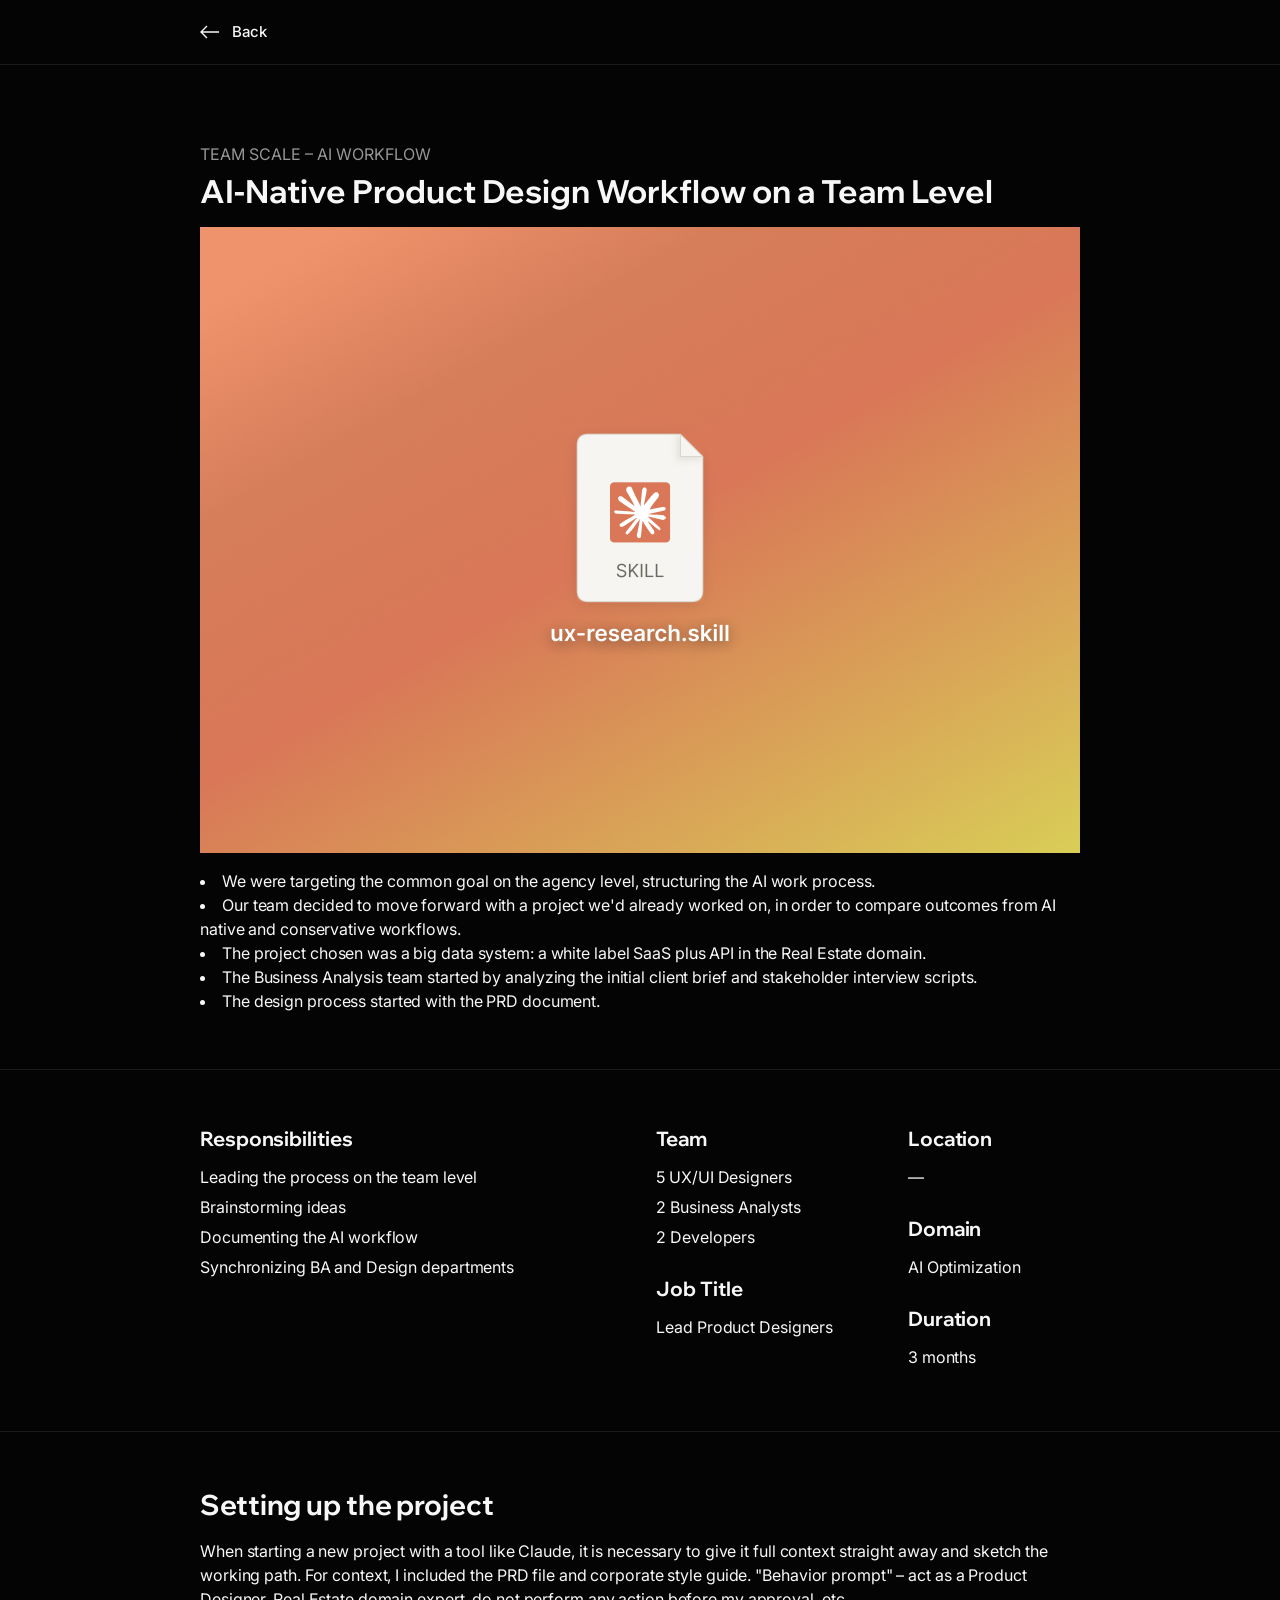
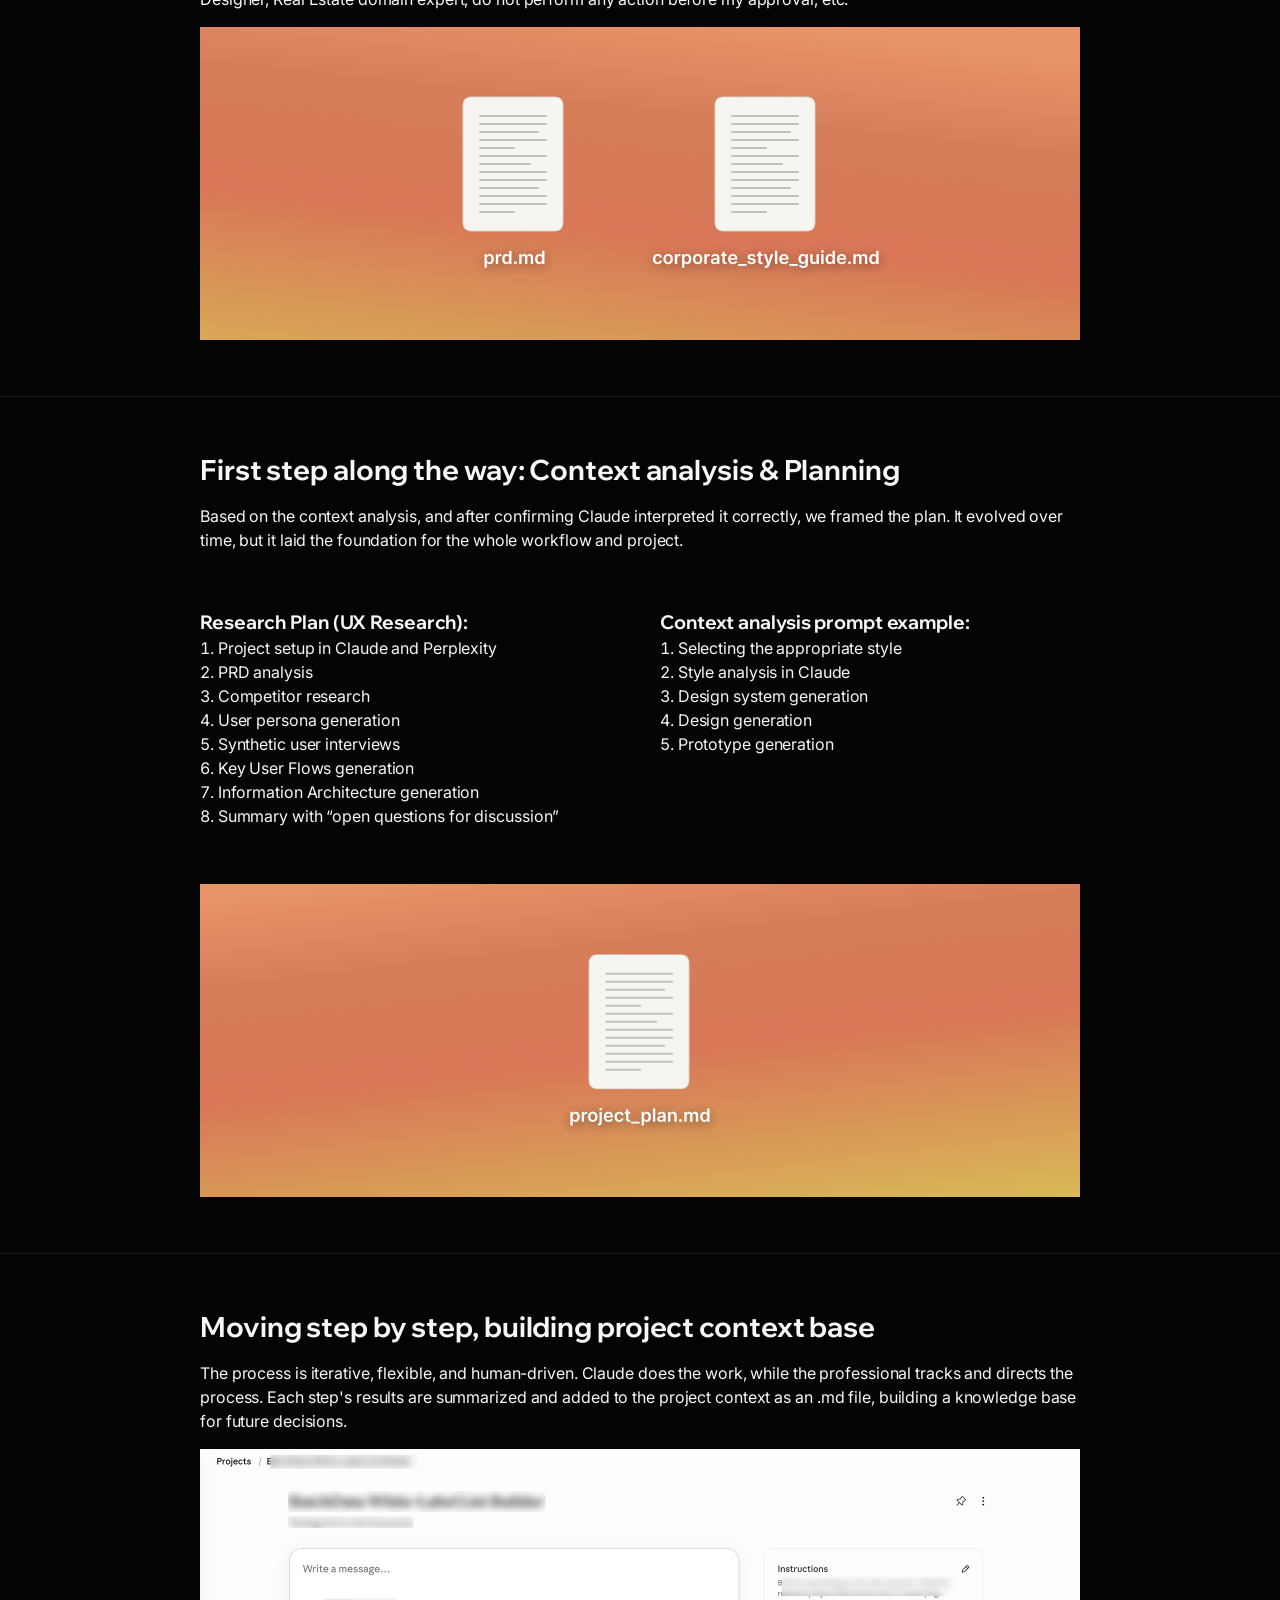
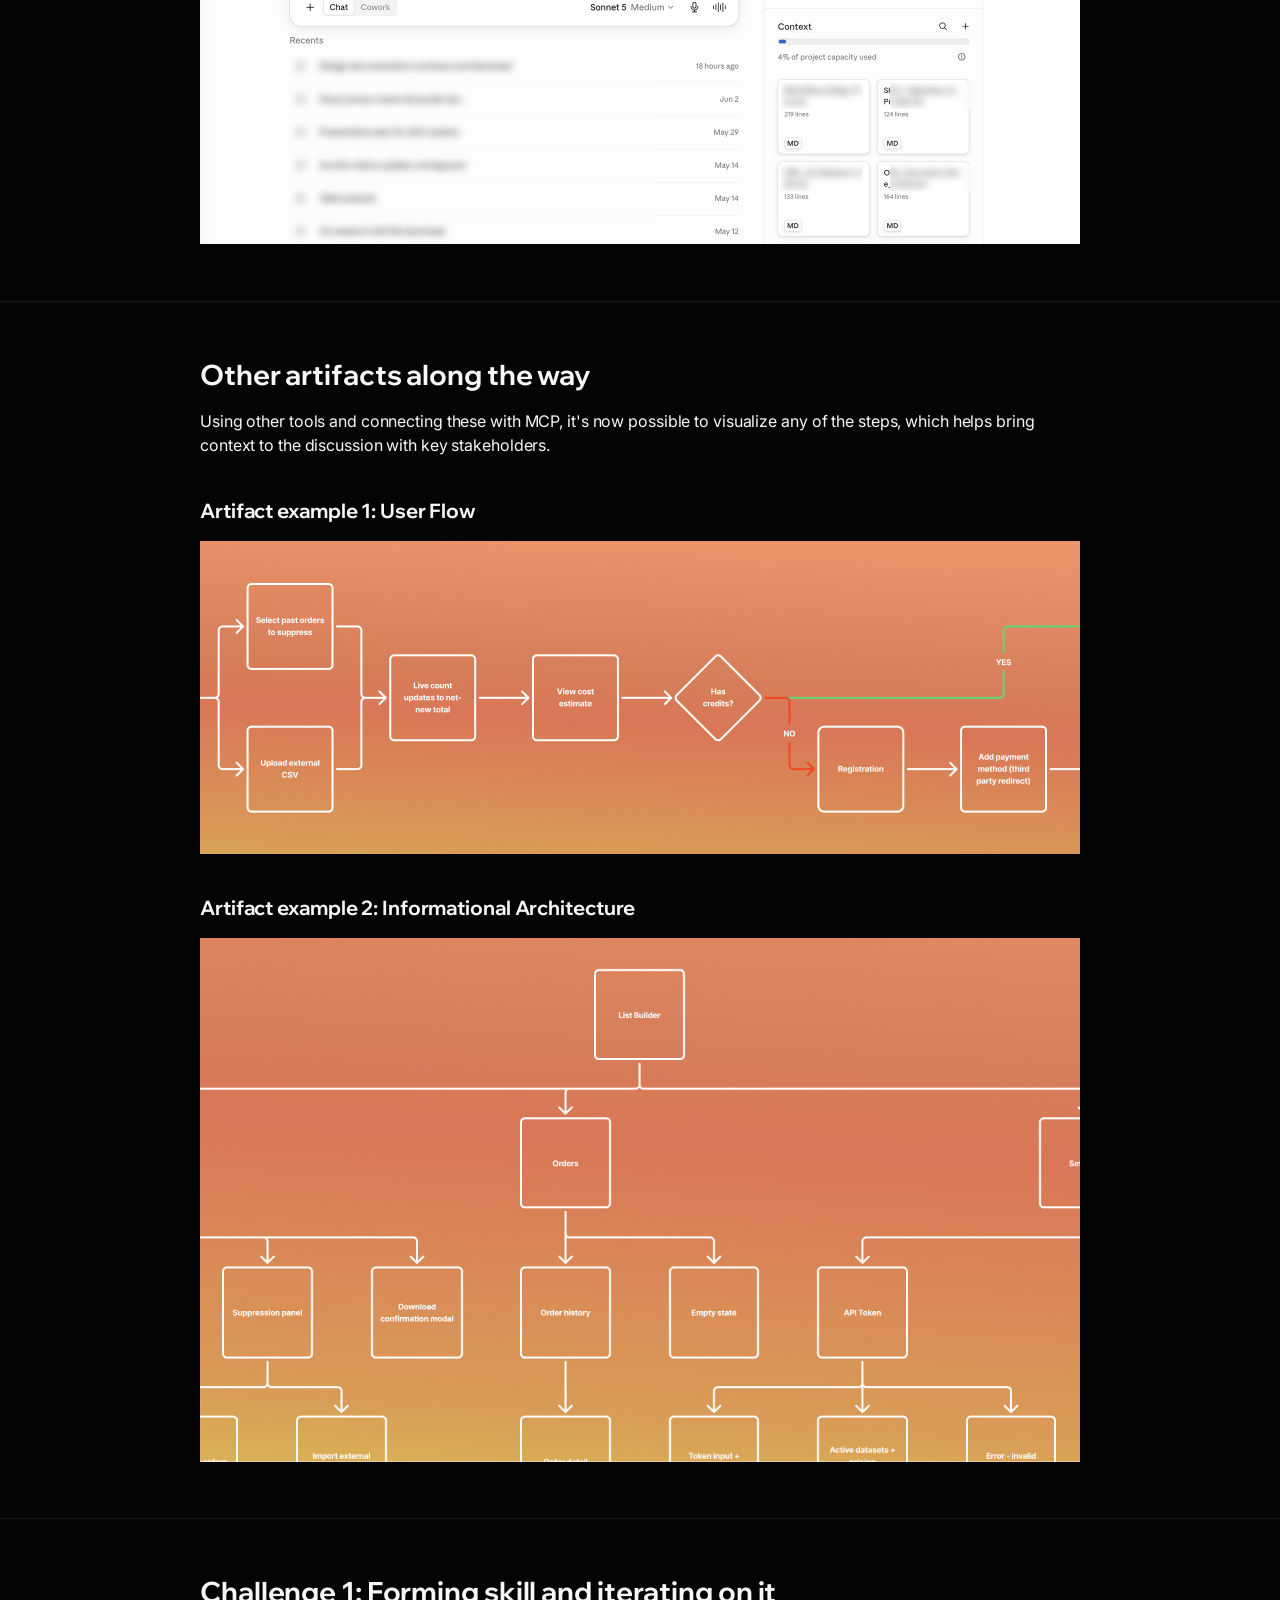
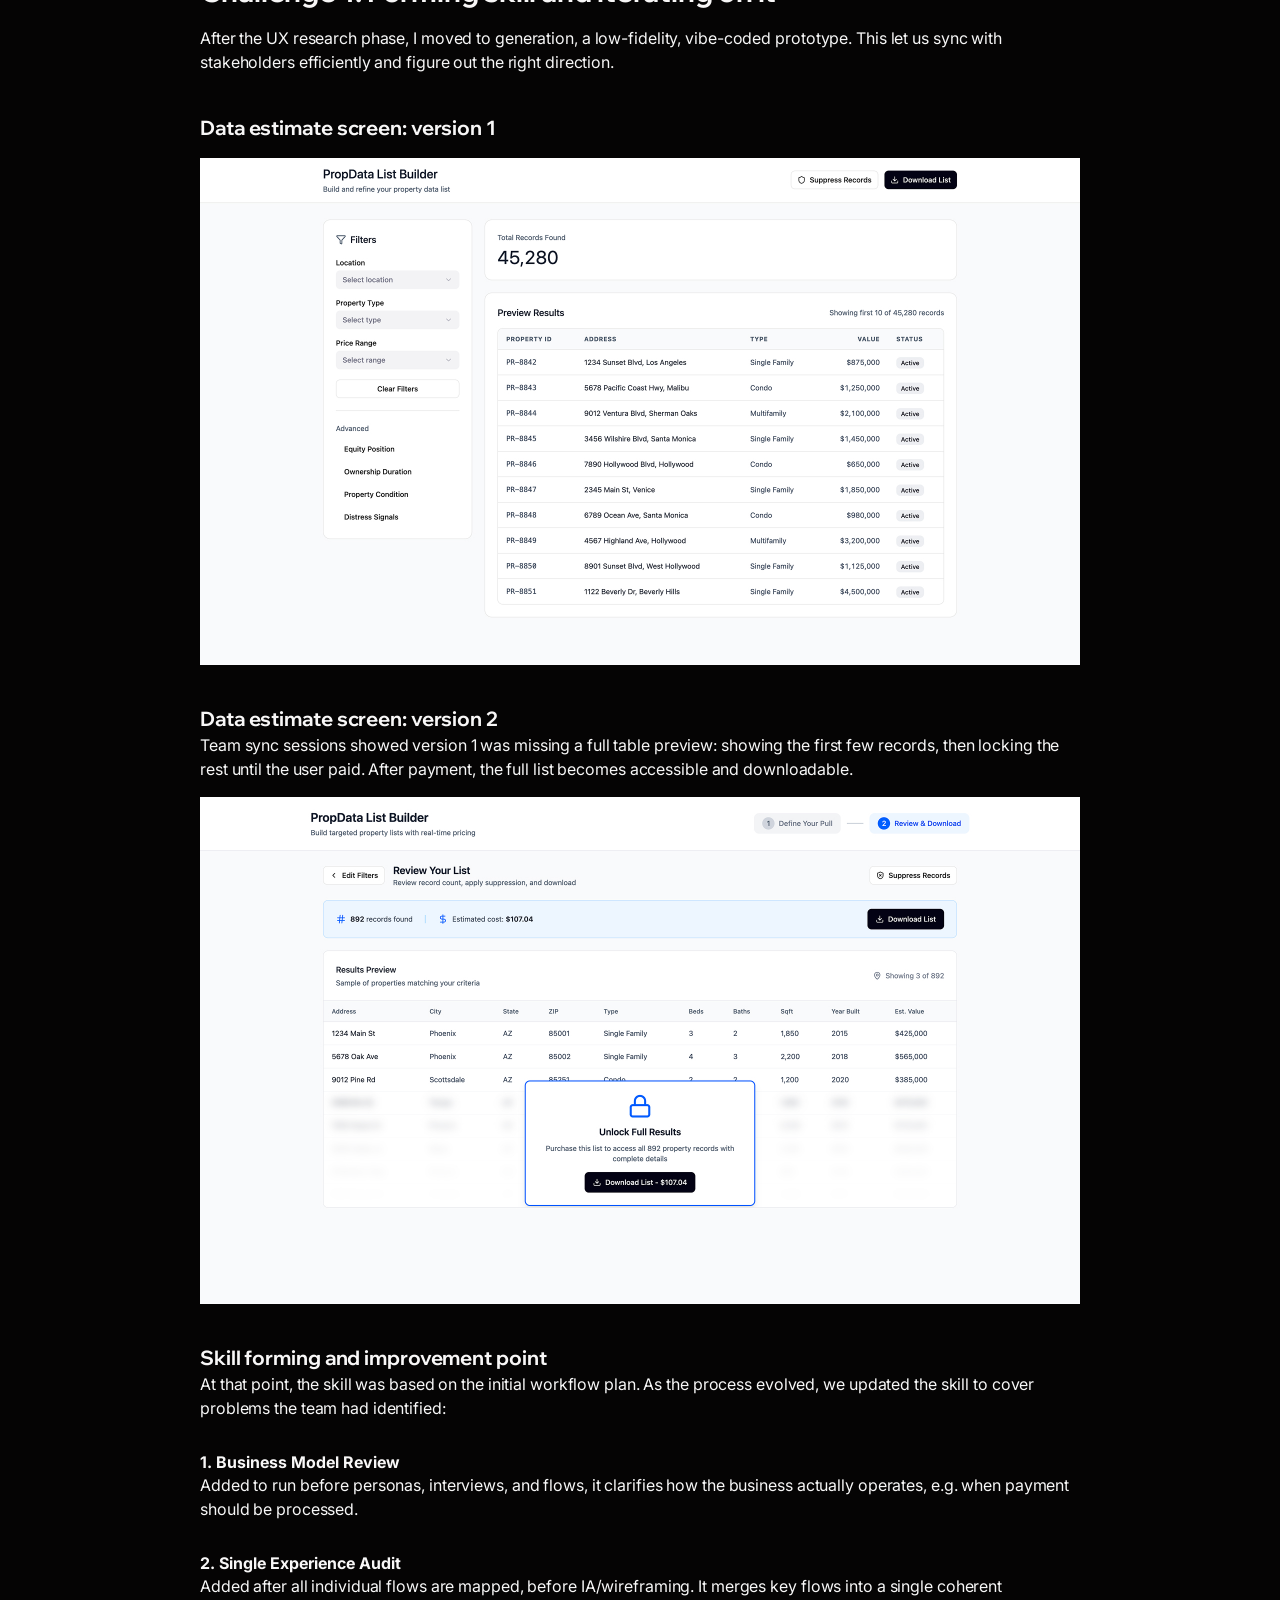
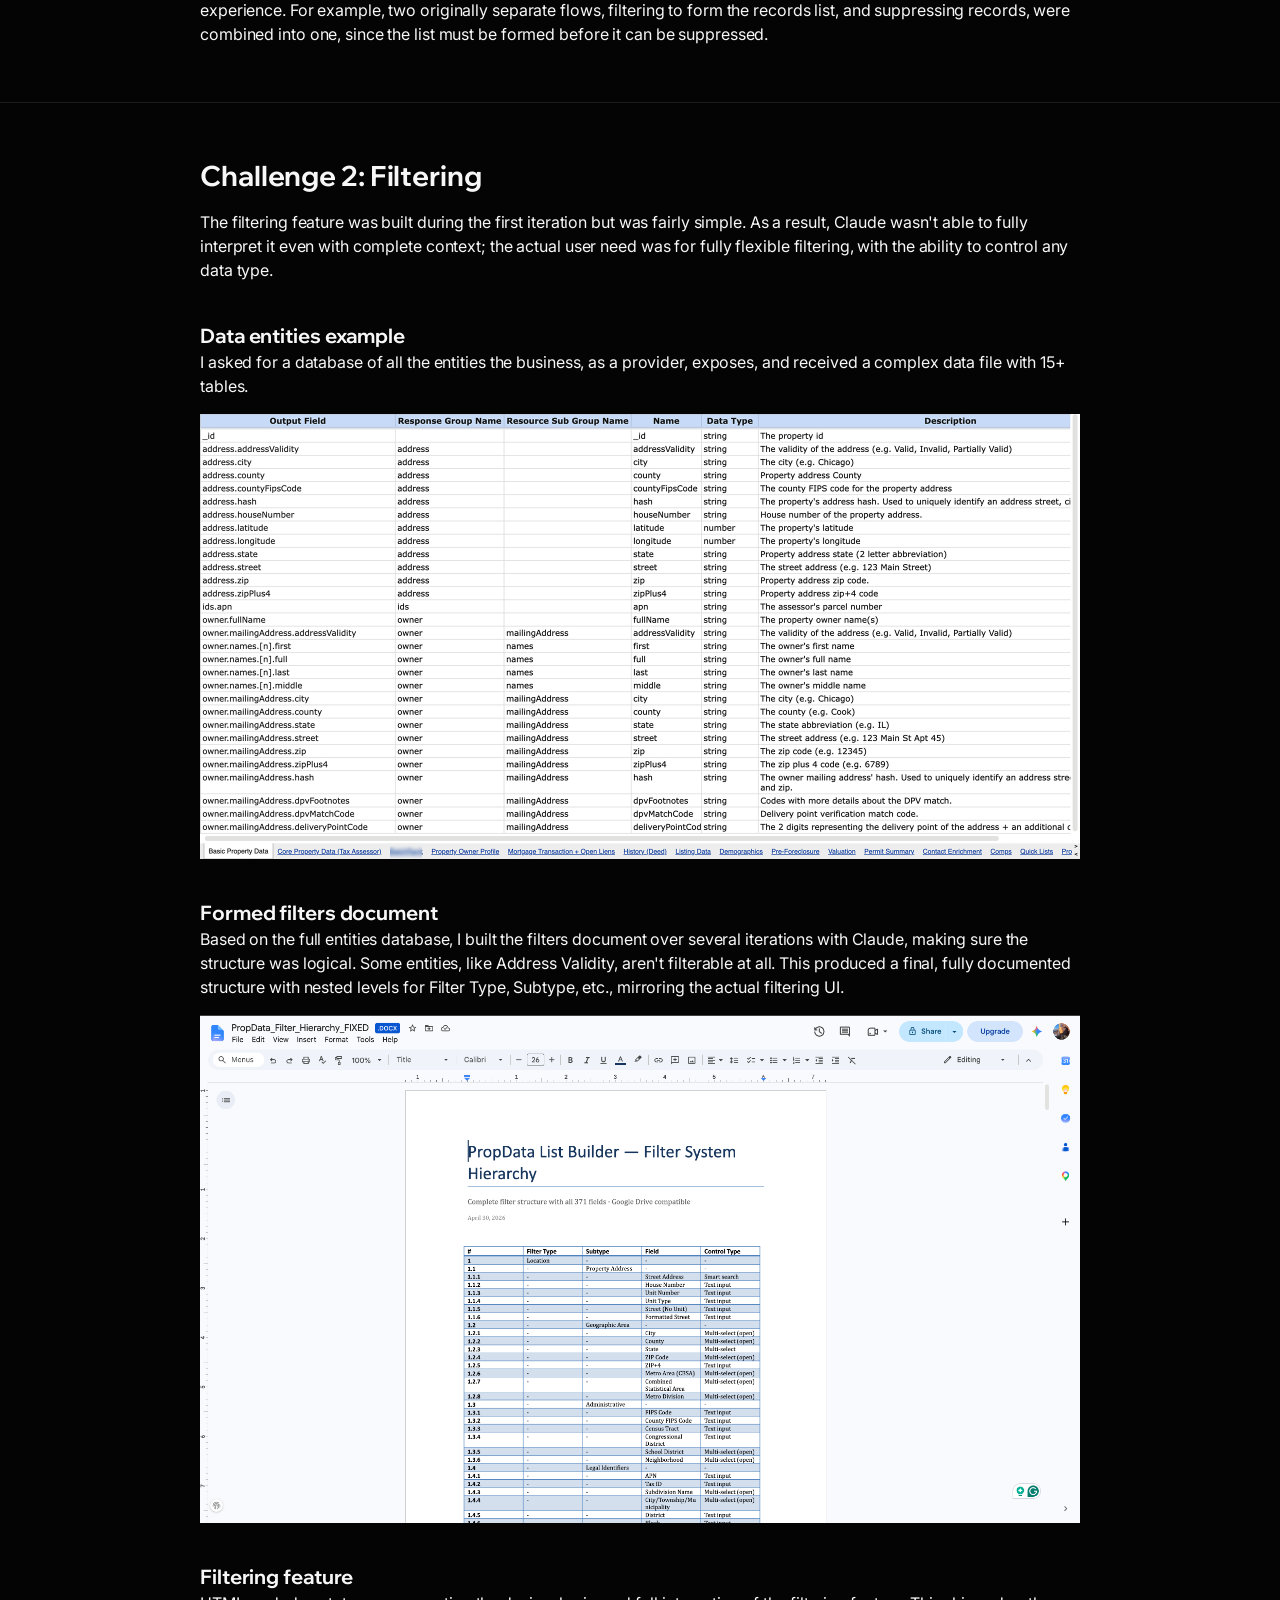
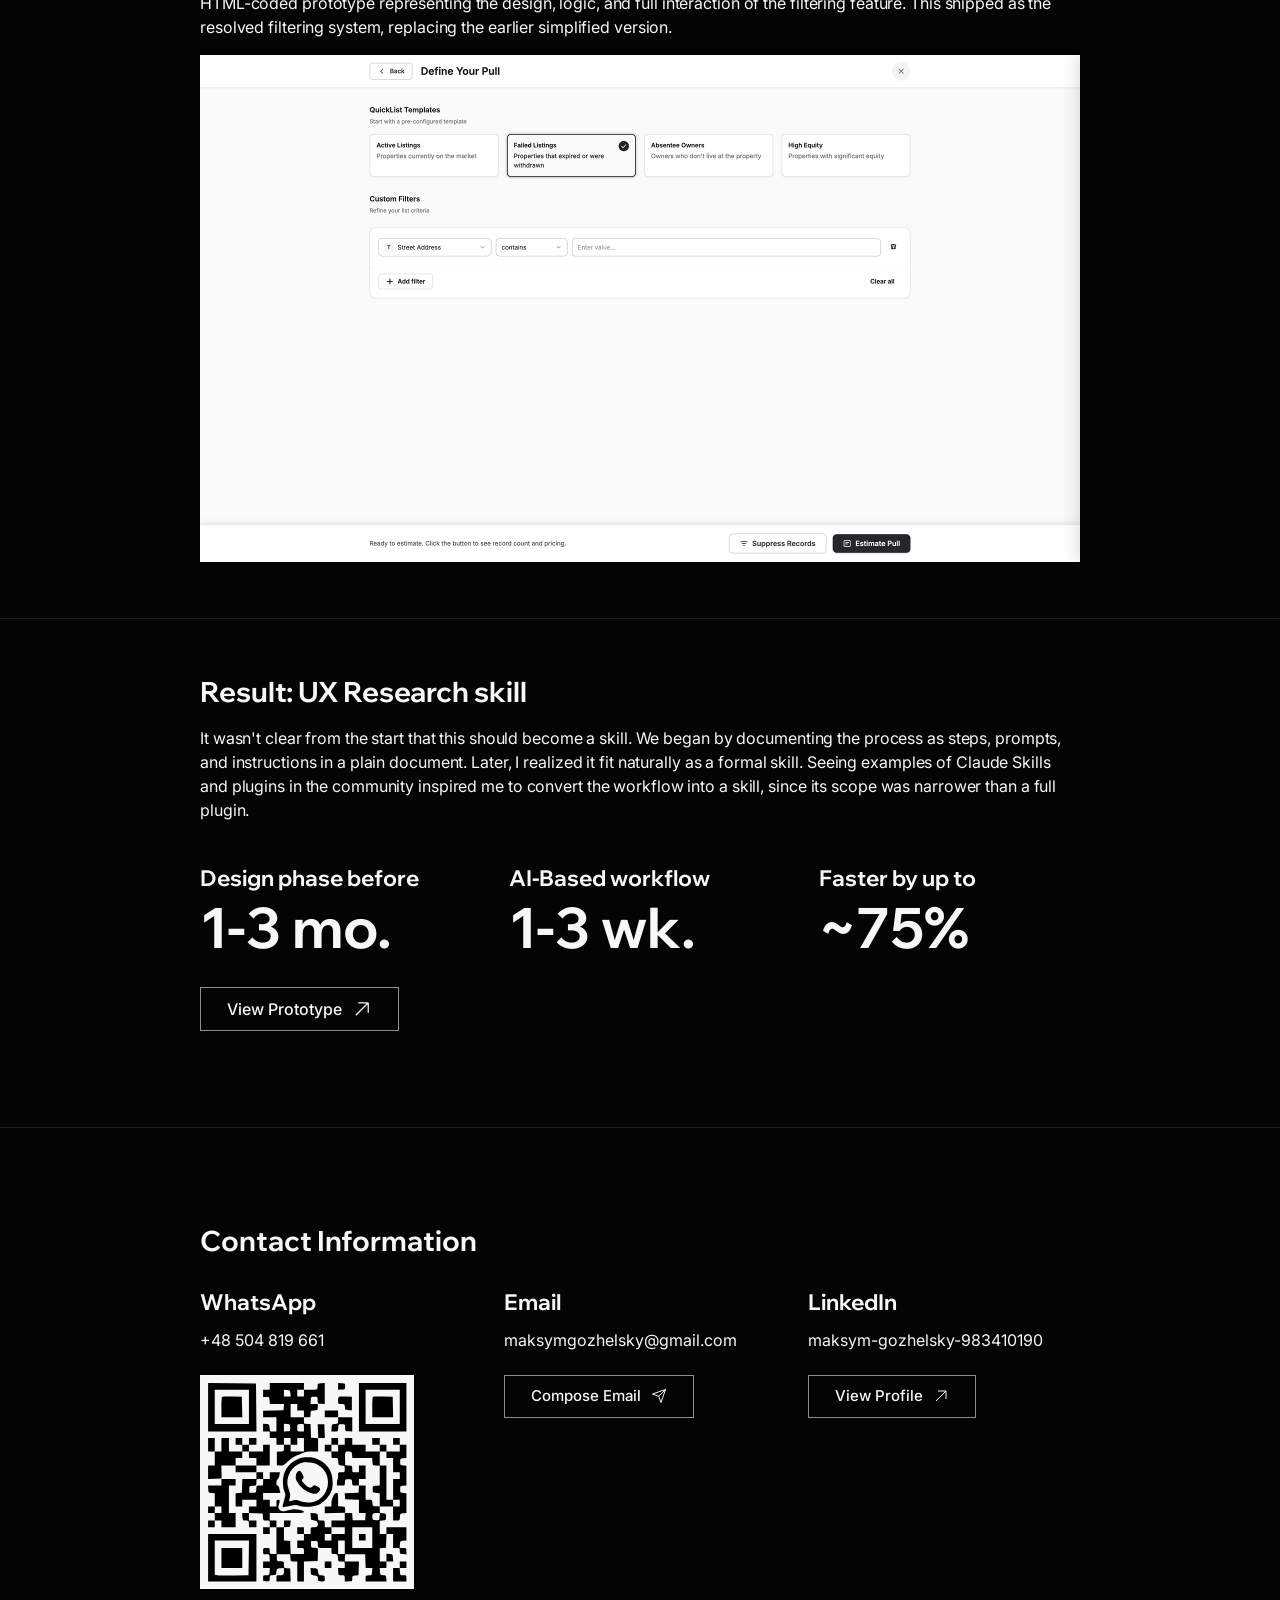
<file: team-wide-ai-workflow.html>
<!DOCTYPE html>
<html lang="en" class="no-js">
<head>
  <meta charset="UTF-8" />
  <meta name="viewport" content="width=device-width, initial-scale=1.0" />
  <title>AI-Native Design Workflow — Maksym Gozhelsky</title>
  <meta name="description" content="Case study: building a team-wide AI-native UX/UI design workflow for a real estate SaaS platform." />
  <link rel="icon" href="assets/favicon-light.svg" media="(prefers-color-scheme: light)" />
  <link rel="icon" href="assets/favicon-dark.svg" media="(prefers-color-scheme: dark)" />
  <link rel="preconnect" href="https://fonts.googleapis.com" />
  <link rel="preconnect" href="https://fonts.gstatic.com" crossorigin />
  <link href="https://fonts.googleapis.com/css2?family=Wix+Madefor+Display:wght@400;500;600;700;800&family=Inter:wght@200;400;500;600&display=swap" rel="stylesheet" />
  <link rel="stylesheet" href="styles.css" />
  <link rel="stylesheet" href="case.css" />
</head>
<body class="case-page">
  <header class="nav">
    <div class="container nav__inner">
      <a href="index.html#case" class="casenav__back">
        <svg width="20" height="14" viewBox="0 0 20 14" fill="none" aria-hidden="true"><path d="M7 1L1 7L7 13M1 7H19" stroke="currentColor" stroke-width="1.4"/></svg>
        Back
      </a>
    </div>
  </header>

  <main>
    <section class="casehead">
      <div class="container">
        <p class="casehead__tag reveal">Team Scale – AI Workflow</p>
        <h1 class="casehead__title reveal">AI-Native Product Design Workflow on a Team Level</h1>
      </div>
    </section>

    <div class="casehero">
      <div class="container"><img src="assets/cases/ai-case-image-1.jpg" alt="Prospect Converter platform" loading="lazy" /></div>
    </div>

    <section class="container">
      <ul class="caseintro reveal">
        <li>We were targeting the common goal on the agency level, structuring the AI work process.</li>
        <li>Our team decided to move forward with a project we'd already worked on, in order to compare outcomes from AI native and conservative workflows.</li>
        <li>The project chosen was a big data system: a white label SaaS plus API in the Real Estate domain.</li>
        <li>The Business Analysis team started by analyzing the initial client brief and stakeholder interview scripts.</li>
        <li>The design process started with the PRD document.</li>
      </ul>

      <div class="casemeta reveal">
        <div class="casemeta__col">
          <div class="casemeta__group">
            <h2 class="casemeta__label">Responsibilities</h2>
            <ul class="casemeta__list">
              <li>Leading the process on the team level</li>
              <li>Brainstorming ideas</li>
              <li>Documenting the AI workflow</li>
              <li>Synchronizing BA and Design departments</li>
            </ul>
          </div>
        </div>
        <div class="casemeta__col">
          <div class="casemeta__group">
            <h2 class="casemeta__label">Team</h2>
            <p class="casemeta__val">5 UX/UI Designers</p>
            <p class="casemeta__val">2 Business Analysts</p>
            <p class="casemeta__val">2 Developers</p>
          </div>
          <div class="casemeta__group">
            <h2 class="casemeta__label">Job Title</h2>
            <p class="casemeta__val">Lead Product Designers</p>
          </div>
        </div>
        <div class="casemeta__col">
          <div class="casemeta__group">
            <h2 class="casemeta__label">Location</h2>
            <p class="casemeta__val">—</p>
          </div>
          <div class="casemeta__group">
            <h2 class="casemeta__label">Domain</h2>
            <p class="casemeta__val">AI Optimization</p>
          </div>
          <div class="casemeta__group">
            <h2 class="casemeta__label">Duration</h2>
            <p class="casemeta__val">3 months</p>
          </div>
        </div>
      </div>
    </section>

    <section class="casesection new-one-column-section container reveal">
      <h2 class="casesection__title">Setting up the project</h2>
      <p class="casesection__text">When starting a new project with a tool like Claude, it is necessary to give it full context straight away and sketch the working path. For context, I included the PRD file and corporate style guide. "Behavior prompt" – act as a Product Designer, Real Estate domain expert, do not perform any action before my approval, etc.</p>
      <figure class="casefig"><img src="assets/cases/ai-case-image-2.jpg" alt="Lead routing system" loading="lazy" /></figure>
    </section>

    <section class="casesection container reveal">
      <h2 class="casesection__title">First step along the way: Context analysis & Planning</h2>
      <p class="casesection__text">Based on the context analysis, and after confirming Claude interpreted it correctly, we framed the plan.
It evolved over time, but it laid the foundation for the whole workflow and project.</p>

     <div class="new-two-column-section">
        <div class="casesection__text">
          <h3 class="prompt-header">Research Plan (UX Research):</h3>
          <ol>
            <li>Project setup in Claude and Perplexity</li>
            <li>PRD analysis</li>
            <li>Competitor research</li>
            <li>User persona generation</li>
            <li>Synthetic user interviews</li>
            <li>Key User Flows generation</li>
            <li>Information Architecture generation</li>
            <li>Summary with “open questions for discussion”</li>
          </ol>
        </div>
        <div class="casesection__text">
          <h3 class="prompt-header">Context analysis prompt example:</h3>
          <ol>
            <li>Selecting the appropriate style</li>
            <li>Style analysis in Claude</li>
            <li>Design system generation</li>
            <li>Design generation</li>
            <li>Prototype generation</li>
          </ol>
        </div>

        </div>
           <figure class="casefig"><img src="assets/cases/ai-case-image-3.jpg" alt="Context analysis" loading="lazy" /></figure>
        </section>


    <section class="casesection container reveal">
      <h2 class="casesection__title">Moving step by step, building project context base</h2>
      <p class="casesection__text">The process is iterative, flexible, and human-driven. Claude does the work, while the professional tracks and directs the process.
Each step's results are summarized and added to the project context as an .md file, building a knowledge base for future decisions.</p>
      <figure class="casefig"><img src="assets/cases/ai-case-image-4.jpg" alt="Contacts views" loading="lazy" /></figure>
    </section>

    <section class="casesection container reveal">
      <h2 class="casesection__title">Other artifacts along the way</h2>
      <p class="casesection__text">Using other tools and connecting these with MCP, it's now possible to visualize any of the steps, which helps bring context to the discussion with key stakeholders.</p>
      <h3 class="casesub">Artifact example 1: User Flow</h3>
      <figure class="casefig"><img src="assets/cases/ai-case-image-5.jpg" alt="User flow artifact example" loading="lazy" /></figure>
      <h3 class="casesub">Artifact example 2: Informational Architecture</h3>
      <figure class="casefig"><img src="assets/cases/ai-case-image-6.jpg" alt="Information architecture artifact example" loading="lazy" /></figure>
    </section>

   <section class="casesection container reveal">
      <h2 class="casesection__title">Challenge 1: Forming skill and iterating on it</h2>
      <p class="casesection__text">After the UX research phase, I moved to generation, a low-fidelity, vibe-coded prototype.
This let us sync with stakeholders efficiently and figure out the right direction.</p>
      <h3 class="casesub">Data estimate screen: version 1</h3>
      <figure class="casefig"><img src="assets/cases/ai-case-image-7.jpg" alt="Data estimate screen, version 1" loading="lazy" /></figure>
      <h3 class="casesub">Data estimate screen: version 2</h3>
      <p class="casesection__text">Team sync sessions showed version 1 was missing a full table preview: showing the first few records, then locking the rest until the user paid. After payment, the full list becomes accessible and downloadable.</p>
      <figure class="casefig"><img src="assets/cases/ai-case-image-8.jpg" alt="Data estimate screen, version 2" loading="lazy" /></figure>
      <h3 class="casesub">Skill forming and improvement point</h3>
      <p class="casesection__text">At that point, the skill was based on the initial workflow plan. As the process evolved, we updated the skill to cover problems the team had identified:</p>
      <h4 class="casesub__sub">1. Business Model Review</h4>
      <p class="casesection__text">Added to run before personas, interviews, and flows, it clarifies how the business actually operates, e.g. when payment should be processed.</p>
      <h4 class="casesub__sub">2. Single Experience Audit</h4>
      <p class="casesection__text">Added after all individual flows are mapped, before IA/wireframing. It merges key flows into a single coherent experience. For example, two originally separate flows, filtering to form the records list, and suppressing records, were combined into one, since the list must be formed before it can be suppressed.</p>
    </section>

    <section class="casesection container reveal">
      <h2 class="casesection__title">Challenge 2: Filtering</h2>
      <p class="casesection__text">The filtering feature was built during the first iteration but was fairly simple. As a result, Claude wasn't able to fully interpret it even with complete context; the actual user need was for fully flexible filtering, with the ability to control any data type.</p>
      <h3 class="casesub">Data entities example</h3>
      <p class="casesection__text">I asked for a database of all the entities the business, as a provider, exposes, and received a complex data file with 15+ tables.</p>
      <figure class="casefig"><img src="assets/cases/ai-case-image-9.jpg" alt="Data entities database example" loading="lazy" /></figure>
      <h3 class="casesub">Formed filters document</h3>
      <p class="casesection__text">Based on the full entities database, I built the filters document over several iterations with Claude, making sure the structure was logical. Some entities, like Address Validity, aren't filterable at all.
This produced a final, fully documented structure with nested levels for Filter Type, Subtype, etc., mirroring the actual filtering UI.</p>
      <figure class="casefig"><img src="assets/cases/ai-case-image-10.jpg" alt="Formed filters document structure" loading="lazy" /></figure>
      <h3 class="casesub">Filtering feature</h3>
      <p class="casesection__text">HTML-coded prototype representing the design, logic, and full interaction of the filtering feature. This shipped as the resolved filtering system, replacing the earlier simplified version.</p>
      <figure class="casefig"><img src="assets/cases/ai-case-image-11.jpg" alt="Filtering feature prototype" loading="lazy" /></figure>
    </section>


<section class="casesection container reveal">
  <h2 class="casesection__title">Result: UX Research skill</h2>
  <p class="casesection__text">
    It wasn't clear from the start that this should become a skill. We began by documenting the process as steps, prompts, and instructions in a plain document. Later, I realized it fit naturally as a formal skill. Seeing examples of Claude Skills and plugins in the community inspired me to convert the workflow into a skill, since its scope was narrower than a full plugin.
  </p>
  <div class="casestat-row">
    <div class="casestat">
      <span class="casestat__label">Design phase before</span>
      <span class="casestat__value">1-3 mo.</span>
    </div>
    <div class="casestat">
      <span class="casestat__label">AI-Based workflow</span>
      <span class="casestat__value">1-3 wk.</span>
    </div>
    <div class="casestat">
      <span class="casestat__label">Faster by up to</span>
      <span class="casestat__value">~75%</span>
    </div>
  </div>
  <a href="https://propexportprojecttest.vercel.app" class="btn btn--ghost caseproto-btn" target="_blank" rel="noopener">
    View Prototype
    <svg width="16" height="16" viewBox="0 0 16 16" fill="none" aria-hidden="true"><path d="M3 13L13 3M13 3H5M13 3v8" stroke="currentColor" stroke-width="1"/></svg>
  </a>
</section>


  <section id="contact" class="contact">
    <div class="container">
      <h2 class="contact__heading reveal">Contact Information</h2>
      <div class="contact__grid">
        <div class="contact__block reveal">
          <h3 class="contact__label">WhatsApp</h3>
          <p class="contact__value">+48 504 819 661</p>
          <a class="contact__qrwrap" href="https://wa.me/48504819661" target="_blank" rel="noopener" aria-label="Open WhatsApp chat">
            <img class="contact__qr" src="assets/qr-whatsapp.svg" alt="QR code — scan to open a WhatsApp chat" width="214" height="214" loading="lazy" />
          </a>
        </div>
        <div class="contact__block reveal">
          <h3 class="contact__label">Email</h3>
          <p class="contact__value">maksymgozhelsky@gmail.com</p>
          <a href="mailto:maksymgozhelsky@gmail.com" class="btn btn--ghost">
            Compose Email
            <svg width="16" height="16" viewBox="0 0 16 16" fill="none" aria-hidden="true"><path d="M14.5 1.5L7.7 8.3M14.5 1.5L10 14.5l-2.3-6.2L1.5 6l13-4.5Z" stroke="currentColor" stroke-width="1" stroke-linejoin="round"/></svg>
          </a>
        </div>
        <div class="contact__block reveal">
          <h3 class="contact__label">LinkedIn</h3>
          <p class="contact__value">maksym-gozhelsky-983410190</p>
          <a href="https://www.linkedin.com/in/maksym-gozhelsky-983410190/" class="btn btn--ghost" target="_blank" rel="noopener">
            View Profile
            <svg width="16" height="16" viewBox="0 0 16 16" fill="none" aria-hidden="true"><path d="M3 13L13 3M13 3H5M13 3v8" stroke="currentColor" stroke-width="1"/></svg>
          </a>
        </div>
      </div>
    </div>
  </section>

  <script src="script.js"></script>
</body>
</html>
</file>
<file: styles.css>
/* ============================================================
   Maksym Gorzelski — Portfolio
   Measured from the original:
   bg #050404 · content column 880px · nav 64px
   Wix Madefor Display (headings) / Inter (body)
   ============================================================ */

:root {
  --bg: #050404;
  --tile: rgba(28, 28, 28, 0.5);
  --fg: #f8f7f7;
  --body: #f7f7f7;
  --muted: #8f8f8f;
  --muted-2: #c9c9c9;
  --line: rgba(255, 255, 255, 0.09);
  --border-btn: rgba(255, 255, 255, 0.55);
  --max: 944px; /* 880 content + 2×32 padding */
  --pad: 32px;
  --font-display: "Wix Madefor Display", -apple-system, sans-serif;
  --font-body: "Inter", -apple-system, BlinkMacSystemFont, sans-serif;
  --ease: cubic-bezier(0.44, 0, 0.56, 1);
  --spring: cubic-bezier(0.3, 1.4, 0.5, 1);
}

* { margin: 0; padding: 0; box-sizing: border-box; }

html { scroll-behavior: smooth; }

body {
  background: var(--bg);
  color: var(--fg);
  font-family: var(--font-body);
  font-weight: 400;
  font-size: 16px;
  line-height: 1.5;
  -webkit-font-smoothing: antialiased;
  overflow-x: hidden;
}

a { color: inherit; text-decoration: none; }
img { max-width: 100%; display: block; }
h1, h2, h3, h4 { font-family: var(--font-display); }

.container {
  width: 100%;
  max-width: var(--max);
  margin: 0 auto;
  padding: 0 var(--pad);
}

/* ---------- Logo (exact SVG from the original) ---------- */
.logo {
  display: inline-flex;
  align-items: center;
}
.logo__img {
  height: 17px;
  width: auto;
  display: block;
}

/* ---------- Nav ---------- */
.nav {
  position: sticky;
  top: 0;
  z-index: 100;
  background: var(--bg);
  border-bottom: 1px solid var(--line);
}
.nav__inner {
  display: flex;
  align-items: center;
  justify-content: space-between;
  height: 64px;
}
.nav__links {
  display: flex;
  align-items: center;
  gap: 44px;
}
.nav__link {
  font-size: 15px;
  color: var(--fg);
  transform-origin: center center;
  transition: transform 0.3s var(--spring), color 0.3s var(--ease);
  will-change: transform;
}
.nav__link:hover { 
    /* Combine both movements here */
    transform: translateY(-3px) rotate(5deg); 
    color: var(--muted-2); 
}

/* ---------- Buttons (hover = 2° tilt, like the original) ---------- */
.btn {
  display: inline-flex;
  align-items: center;
  gap: 10px;
  font-family: var(--font-body);
  font-size: 15px;
  font-weight: 500;
  cursor: pointer;
  transition: transform 0.3s var(--spring);
  will-change: transform;
}
.btn:hover { transform: translateY(-2px) rotate(3deg); }
.btn { border-radius: 0; }
.btn--solid {
  background: var(--fg);
  color: #050404;
  padding: 7px 22px;
  transition: transform 0.3s var(--spring), background-color 0.3s var(--ease);
}
.btn--solid:hover {
  background: #d8d7d7;
}
.btn--ghost {
  border: 1px solid var(--border-btn);
  color: var(--fg);
  padding: 9px 26px;
  transition: transform 0.3s var(--spring), border-color 0.3s var(--ease), color 0.3s var(--ease);
}
.btn--ghost:hover {
  transform: translateY(-3px) rotate(2deg);
  border-color: var(--muted);
  color: var(--muted-2);
}
.btn svg { flex-shrink: 0; }

/* Plain text link with arrow (PDF) */
.textlink {
  display: inline-flex;
  align-items: center;
  gap: 12px;
  font-size: 15px;
  font-weight: 500;
  color: var(--fg);
  transform-origin: center center;
  transition: color 0.3s var(--ease);
  will-change: transform;
}
/* Hover tilt lives with the other reveal-aware hovers at the end of the file,
   so it can out-specify .reveal.is-visible. */

/* ---------- Section titles ---------- */
.section-title {
  font-size: 36px;
  font-weight: 700;
  line-height: 1.2;
  margin-bottom: 64px;
}

/* ---------- Hero ---------- */
.hero {
  position: relative;
  height: calc(100vh - 64px);
  min-height: 560px;
  display: flex;
  align-items: center;
}
.hero .container { margin-top: -6vh; }
.hero__title {
  font-size: clamp(30px, 3.6vw, 48px);
  font-weight: 700;
  line-height: 1.2;
}
.hero__title-word {
  display: inline-block;
  transform-origin: center bottom;
  transition: transform 0.3s var(--spring);
  will-change: transform;
}
.hero__title-word:hover {
  transform: translateY(-4px) rotate(-2deg);
}
.hero__title-word:nth-of-type(2):hover { transform: translateY(-4px) rotate(3deg); }
.hero__title-word:nth-of-type(3):hover { transform: translateY(-4px) rotate(-3deg); }
.hero__title-word:nth-of-type(4):hover { transform: translateY(-4px) rotate(2deg); }
.hero__title-word:nth-of-type(5):hover { transform: translateY(-4px) rotate(-4deg); }
.hero__title-word:nth-of-type(6):hover { transform: translateY(-4px) rotate(4deg); }
.hero__title-word:nth-of-type(7):hover { transform: translateY(-4px) rotate(-3deg); }
.hero__title-word:nth-of-type(8):hover { transform: translateY(-4px) rotate(2deg); }
.hero__title-word:nth-of-type(9):hover { transform: translateY(-4px) rotate(-2deg); }
.hero__title-word:nth-of-type(10):hover { transform: translateY(-4px) rotate(3deg); }
.hero__title-word:nth-of-type(11):hover { transform: translateY(-4px) rotate(-4deg); }
.hero__meta {
  margin-top: 38px;
  color: var(--body);
  font-size: 16px;
  list-style: none;
  display: flex;
  flex-wrap: wrap;
  align-items: center;
}
.hero__meta li + li::before {
  content: "|";
  margin: 0 10px;
  color: var(--muted);
}
.hero__scroll {
  position: absolute;
  bottom: 22px;
  left: 50%;
  transform: translateX(-50%);
  color: var(--fg);
}

/* ---------- Sections ---------- */
.about, .approach, .cases, .pdf, .contact {
  border-top: 1px solid var(--line);
}

/* ---------- About ----------
   Original is a ~600px-tall section with the text block vertically
   centered, shapes floating around it. */
.about {
  position: relative;
  overflow: hidden;
}
.about__inner {
  position: relative;
  min-height: 600px;
  display: flex;
  align-items: center;
  justify-content: center;
}
.about__content {
  max-width: 628px;
  margin: 0 auto;
  text-align: center;
}
.about__title {
  font-size: 28px;
  font-weight: 700;
  line-height: 1.2;
  margin-bottom: 34px;
}
.about p {
  color: var(--body);
  font-size: 16px;
  line-height: 1.2;
  margin-bottom: 24px;
}
.about p:last-child { margin-bottom: 0; }
.shape {
  position: absolute;
  height: auto;
  pointer-events: auto;
  color: rgba(255, 255, 255, 0.18);
  transform-origin: center center;
  transition: transform 0.3s var(--spring), color 0.3s var(--ease);
  will-change: transform;
}
.shape--circle { top: 20%; right: 6.5%; width: 80px; }
.shape--cube   { top: 40%; left: 3.5%; width: 88px; }
.shape--tetra  { top: 72%; left: 72%;   width: 118px; }

/* ---------- Work approach ---------- */
.approach { padding: 100px 0 108px; }
.steps { list-style: none; }
.step { padding: 34px 0 38px; border-bottom: 1px solid var(--line); }
.step:first-child { padding-top: 0; }
.step:last-child { border-bottom: none; padding-bottom: 0; }
.step__icon {
  display: inline-flex;
  align-items: center;
  justify-content: center;
  width: 48px;
  height: 48px;
  border-radius: 4px;
  background: var(--tile);
  color: rgb(105, 105, 105);
  margin-bottom: 22px;
  /* Box lifts on hover (measured on the original). */
  transition: transform 0.3s var(--spring);
  will-change: transform;
}
.step__icon:hover { transform: translateY(-4px); }
/* Icons are the exact extracted SVG assets, at their natural dimensions. */
.step__icon img { display: block; }
.step__title {
  font-size: 22px;
  font-weight: 700;
  line-height: 1.2;
  margin-bottom: 12px;
}
.step__text {
  color: var(--muted-2);
  font-size: 16px;
  max-width: 76ch;
}

/* ---------- Case studies ---------- */
.cases { padding: 100px 0 120px; }
.cases__grid {
  display: grid;
  grid-template-columns: repeat(2, 1fr);
  gap: 64px 48px;
}
.case {
  display: block;
  transform-origin: center center;
  will-change: transform;
}
.case__thumb {
  aspect-ratio: 1440 / 1024;
  overflow: hidden;
  background: var(--tile);
}
.case__thumb img {
  width: 100%;
  height: 100%;
  object-fit: cover;
}
.case__tag {
  display: block;
  margin: 26px 0 7px;
  color: var(--muted);
  font-size: 13px;
  font-weight: 400;
  letter-spacing: 0.06em;
  text-transform: uppercase;
}
.case__title {
  font-size: 24px;
  font-weight: 700;
  line-height: 1.25;
  color: var(--fg);
  max-width: 24ch;
  transition: color 0.3s var(--ease);
}

/* ---------- PDF ---------- */
.pdf { padding: 88px 0 92px; }
.pdf__title {
  font-size: 28px;
  font-weight: 700;
  margin-bottom: 15px;
}

/* ---------- Contact ---------- */
.contact { padding: 92px 0 86px; }
.contact__heading {
  font-size: 28px;
  font-weight: 700;
  margin-bottom: 24px;
}
.contact__grid {
  display: grid;
  grid-template-columns: repeat(3, 1fr);
  gap: 32px;
}
.contact__label {
  font-size: 22px;
  font-weight: 700;
  margin-bottom: 9px;
}
.contact__value {
  color: var(--body);
  font-size: 16px;
  margin-bottom: 23px;
  word-break: break-word;
}
.contact__qrwrap {
  position: relative;
  display: inline-block;
  width: 214px;
  transform-origin: center center;
  transition: transform 0.3s var(--spring), filter 0.3s var(--ease);
  will-change: transform;
}

.contact__qrwrap:hover {
  transform: translateY(-5px) rotate(3deg);
  filter: brightness(0.82);
}

.contact__qr {
  width: 214px;
  height: 214px;
}

/* ============================================================
   Animations
   ============================================================ */

/* Load-in (hero) */
.load-rise {
  opacity: 0;
  transform: translateY(24px);
  transition: opacity 0.8s var(--ease), transform 0.8s var(--ease);
}
.load-rise.is-visible { opacity: 1; transform: none; }

/* Scroll reveal — fade up (text blocks) */
.reveal {
  opacity: 0;
  transform: translateY(24px);
  transition: opacity 0.7s var(--ease), transform 0.7s var(--ease);
  will-change: opacity, transform;
}
.reveal.is-visible { opacity: 1; transform: none; }

/* Scroll reveal — scale from half (case cards, like the original) */
.reveal-scale {
  opacity: 0;
  transform: scale(0.5);
  transition: opacity 0.65s var(--ease), transform 0.65s var(--spring);
  will-change: opacity, transform;
}
.reveal-scale.is-visible { opacity: 1; transform: scale(1); }

/* Case card hover tilt (~1.3°, measured from the original).
   Once settled (.is-visible) the card gets a snappy spring transition that
   out-orders .reveal-scale.is-visible, so hover doesn't inherit the slower
   entrance spring. Rotates around its own center. */
.case.is-visible { transition: transform 0.32s var(--spring); }
.case.is-visible:hover { transform: translateY(-8px) rotate(2deg); }
.case.is-visible:hover .case__title { color: var(--muted-2); }

/* PDF text link tilts 2° on hover (measured). Scoped to .is-visible so it
   out-specifies .reveal.is-visible, which would otherwise pin it to none. */
.textlink.is-visible { transition: transform 0.3s var(--spring), color 0.3s var(--ease); }
.textlink.is-visible:hover { transform: translateY(-4px) rotate(3deg); color: var(--muted-2); }

/* Failsafes */
.no-js .reveal, .no-js .reveal-scale, .no-js .load-rise { opacity: 1; transform: none; }
@media (prefers-reduced-motion: reduce) {
  .reveal, .reveal-scale, .load-rise { opacity: 1; transform: none; transition: none; }
  .btn:hover, .nav__link:hover, .textlink.is-visible:hover,
  .case.is-visible:hover, .step__icon:hover, .contact__qrwrap:hover,
  .hero__title-word:hover { transform: none; }
}

/* ============================================================
   Responsive
   ============================================================ */
@media (max-width: 860px) {
  .cases__grid { grid-template-columns: 1fr; gap: 56px; }
  .contact__grid { grid-template-columns: 1fr; gap: 44px; }
  .about__inner { min-height: 520px; }
  .approach, .cases { padding: 84px 0 96px; }
  .shape--cube { width: 76px; top: 6%; left: 6%; }
  .shape--circle { width: 68px; top: 6%; right: 6%; }
  .shape--tetra {
    display: block;
    width: 92px;
    top: auto;
    left: 50%;
    bottom: 6%;
    transform: translateX(-50%);
  }
  .section-title { margin-bottom: 56px; }
}
@media (max-width: 640px) {
  :root { --pad: 20px; }
  .nav__links { gap: 20px; }
  .logo__bold { font-size: 15px; }
  .logo__thin { font-size: 20px; }
  .btn--solid { padding: 7px 16px; font-size: 14px; }
  .hero__title { font-size: 30px; }
  .section-title { font-size: 30px; }
  .pdf { padding: 64px 0; }
  .contact { padding: 64px 0 72px; }
}

@media (max-width: 640px) {
  .hero__meta {
    margin-top: 20px;
    padding-left: 18px;
    display: block;
    list-style: disc;
  }

  .hero__meta li {
    margin-bottom: 4px;
  }

  .hero__meta li:last-child {
    margin-bottom: 0;
  }

  .hero__meta li + li::before {
    content: none;
    margin: 0;
  }
}
</file>
<file: case.css>
/* ============================================================
   Case-study page styles (loaded after styles.css)
   ============================================================ */

/* ---------- Back nav ---------- */
.casenav__back {
  display: inline-flex;
  align-items: center;
  gap: 12px;
  font-size: 15px;
  font-weight: 500;
  color: var(--fg);
  transform-origin: center center;
  transition: transform 0.3s var(--spring);
  will-change: transform;
}
.casenav__back:hover { transform: rotate(2deg); }
.casenav__back svg { flex-shrink: 0; }

/* ---------- Header ---------- */
.casehead { padding: 80px 0 0; }
.casehead__tag {
  color: rgba(248, 247, 247, 0.6);
  font-size: 16px;
  line-height: 1.2;
  text-transform: uppercase;
  margin-bottom: 8px;
}
.casehead__title {
  font-family: var(--font-display);
  font-size: 32px;
  font-weight: 700;
  line-height: 1.2;
}

/* ---------- Media ---------- */
.casehero { margin-top: 16px; }
.casefig { margin: 16px 0 0; }
.casefig img,
.casehero img {
  width: 100%;
  height: auto;
  display: block;
}
.casefig--pair {
  display: grid;
  grid-template-columns: 1fr;
  gap: 0px;
}
.casefig-group .casefig + .casefig {
  margin-top: 0;
}

/* ---------- Intro ---------- */
.caseintro {
  margin-top: 16px;
  color: var(--body);
  font-size: 16px;
  line-height: 1.5;
  letter-spacing: -0.1px;
  padding-left:0px;
  list-style-position: inside;
}

/* ---------- Full-width divider lines (like the original) ---------- */
.casemeta,
.casesection {
  position: relative;
  margin-top: 56px;
  padding-top: 56px;
  
}
.casemeta::before,
.casesection::before {
  content: "";
  position: absolute;
  top: 0;
  left: 50%;
  transform: translateX(-50%);
  width: 100vw;
  height: 1px;
  background: var(--line);
}

/* ---------- Meta grid ---------- */
.casemeta {
  display: grid;
  grid-template-columns: 2.42fr 1.23fr 1fr; /* ~416 / 212 / 172 at 880 */
  gap: 40px;
}
.casemeta__group + .casemeta__group { margin-top: 26px; }
.casemeta__label {
  font-family: var(--font-display);
  font-size: 20px;
  font-weight: 700;
  line-height: 1.4;
  letter-spacing: -0.1px;
  margin-bottom: 12px;
}
.casemeta__list { list-style: none; }
.casemeta__list li,
.casemeta__val {
  color: var(--body);
  font-size: 16px;
  line-height: 1.5;
  letter-spacing: -0.1px;
  margin-bottom: 6px;
}

/* ----------One-column section ---------- */
.new-one-column-section { 
  display: grid;
  grid-template-columns: 1fr;
  margin-top: 56px;
  margin-bottom: 56px;
  align-items: start;
  justify-content: start;
  align-self: stretch;
}
.new-one-column-section .prompt-header {
    margin-top: 40px;
}
    
/* ---------- Two-column section ---------- */
.new-two-column-section {
  display:grid;
  grid-template-columns: 1fr 1fr;
  gap: 40px;
  margin-top: 56px;
  margin-bottom: 56px;
  align-items: start;
  justify-content: start;
  align-self: stretch;
}

/* Remove the global sibling margin inside the two-column layout */
.new-two-column-section > .casesection__text + .casesection__text {
  margin-top: 0;
}

/* ---------- Content sections ---------- */
.casesection__title {
  font-family: var(--font-display);
  font-size: 28px;
  font-weight: 700;
  line-height: 1.3;
  letter-spacing: -0.1px;
  margin-bottom: 16px;
}
.casesection__text {
  color: var(--body);
  font-size: 16px;
  line-height: 1.5;
  letter-spacing: -0.1px;
  list-style-position: inside;
  padding-left: 0;
  margin: 0;
  align-self: stretch;
}
.casesection__text + .casesection__text { margin-top: 16px; }
.casesub {
  font-family: var(--font-display);
  font-size: 20px;
  font-weight: 700;
  line-height: 1.4;
  letter-spacing: -0.1px;
  margin: 40px 0 0;
}
.casesub__sub {
    font-family: var(--font-body);
    font-size: 16px;
    font-weight: 700;
    line-height: 1.3;
    margin-top: 32px;
    margin-bottom: 0px;
}
ul.casesection__text {
  margin-top: 0;
  margin-bottom: 0;
  padding-top: 0;
}
/* ---------- Inline source link ---------- */
.casesection__text a.casesource-link,
a.casesource-link {
  color: #09f !important;
  text-decoration: underline;
  text-underline-offset: 2px;
}
.casesection__text a.casesource-link:hover,
a.casesource-link:hover {
  color: #09f !important;
  opacity: 0.85;
}

/* ---------- Stat callout ---------- */
.casestat {
  margin-top: 28px;
  display: inline-flex;
  flex-direction: column;
  gap: 4px;
}
.casestat-row {
  margin-top: 40px;
  display: grid;
  grid-template-columns: repeat(3, 1fr);
  gap: 48px;
}
.casestat-row .casestat {
  margin-top: 0px;
  display: flex; /* override the inline-flex from .casestat so it fills its grid cell */
}
.casestat__label { 
  font-family: var(--font-display);
  color: var(--fg); 
  font-size: 22px; 
  font-weight: 700;
}
.casestat__value {
  font-family: var(--font-display);
  color: var(--fg); 
  font-size: 56px;
  font-weight: 700;
  line-height: 1;
}

/* ---------- Video embed ---------- */
.casevideo {
  margin-top: 16px;
  position: relative;
  width: 100%;
  aspect-ratio: 16 / 9;
  overflow: hidden;
  background: var(--tile);
}
.casevideo iframe {
  position: absolute;
  inset: 0;
  width: 100%;
  height: 100%;
  border: 0;
}

/* ---------- Contact spacing on case pages ---------- */
.case-page .contact { margin-top: 96px; }

/* ---------- Responsive ---------- */
@media (max-width: 860px) {
  .casemeta { grid-template-columns: 1fr; gap: 30px; }
  .casehero { margin-top: 16px; }
  .casesection { margin-top: 56px; }
  .new-two-column-section { grid-template-columns: 1fr; gap: 32px; }
  .casestat-row { grid-template-columns: 1fr; gap: 32px; }
  .casestat__label { font-size: 19px; }
  .casestat__value { font-size: 44px; }
}
@media (max-width: 640px) {
  .casestat-row { gap: 32px; }
  .casestat__label { font-size: 17px; }
  .casestat__value { font-size: 38px; }
}
@media (max-width: 640px) {
  .casehead__title { font-size: 26px; }
  .casesection__title { font-size: 23px; }
}

.caseproto-btn {
  margin-top: 32px;
  font-size: 16px;
}
.caseproto-btn svg {
  width: 20px;
  height: 20px;
}
</file>
